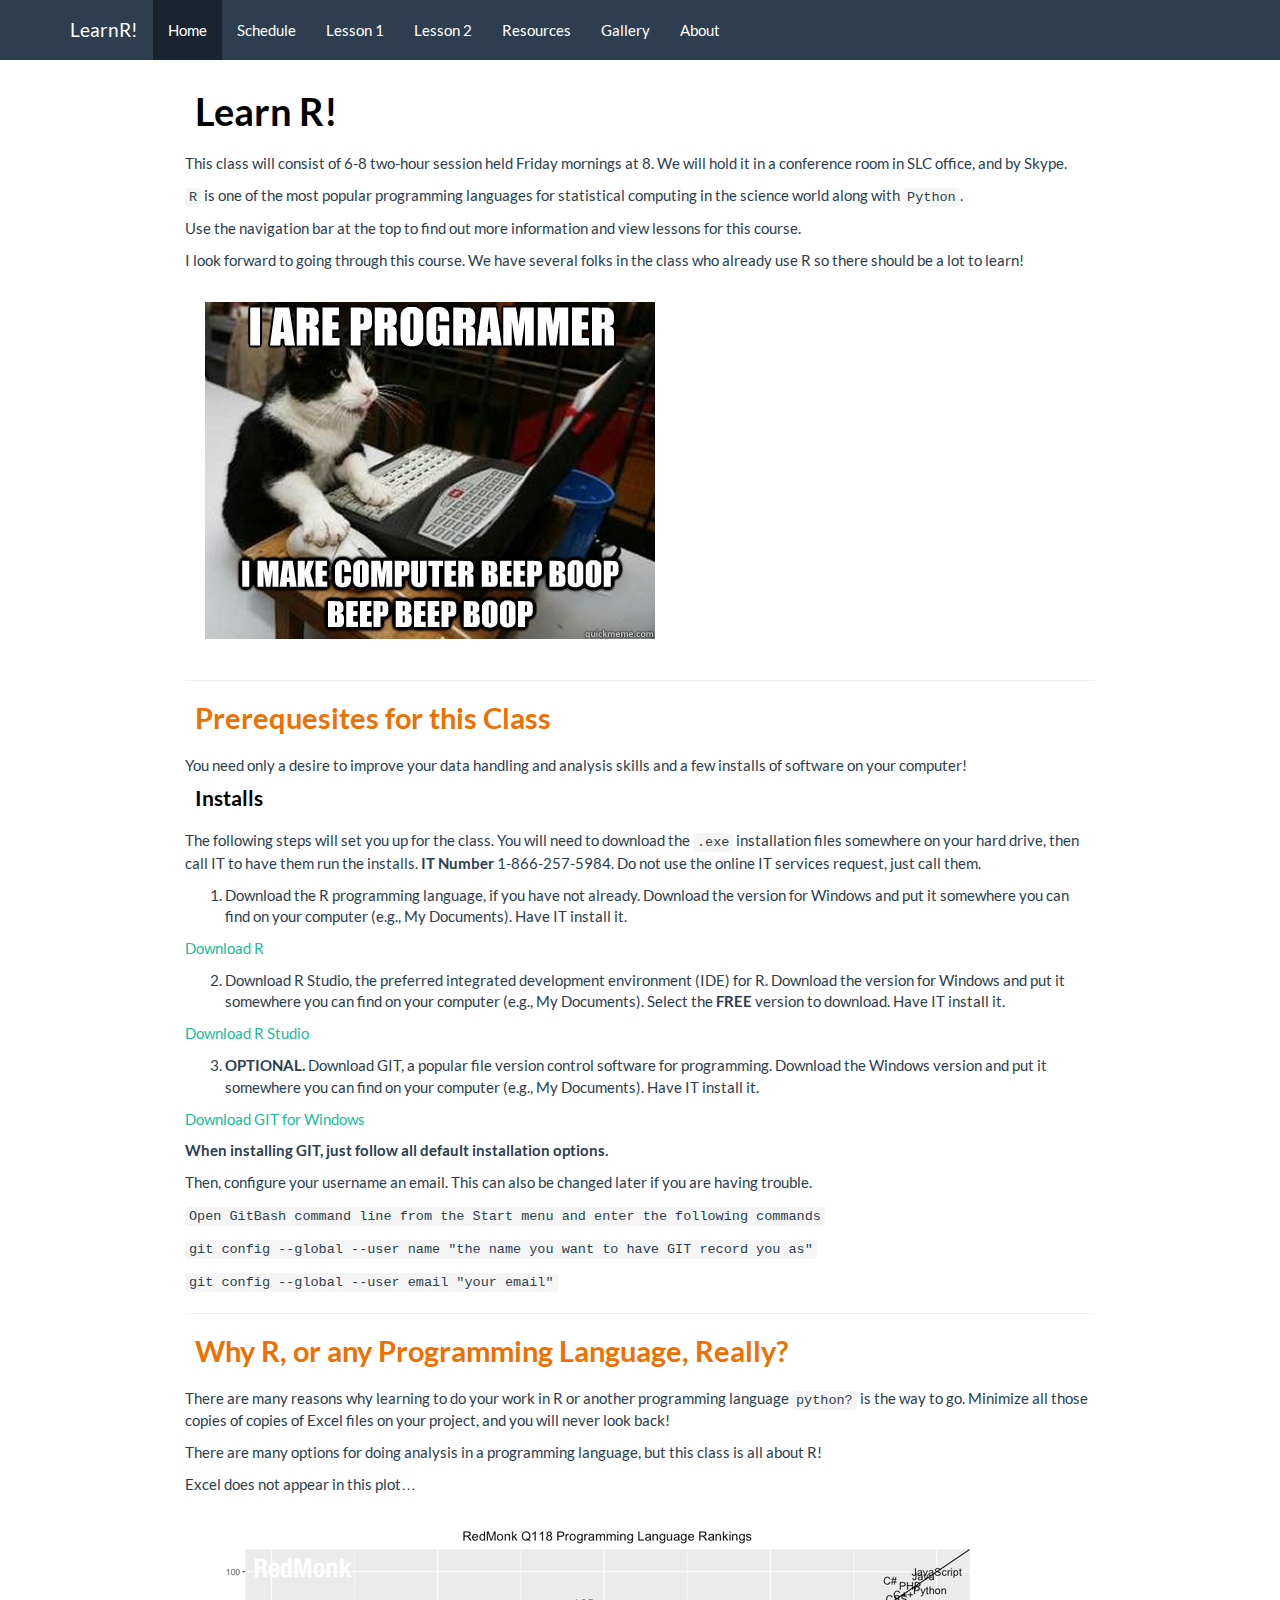
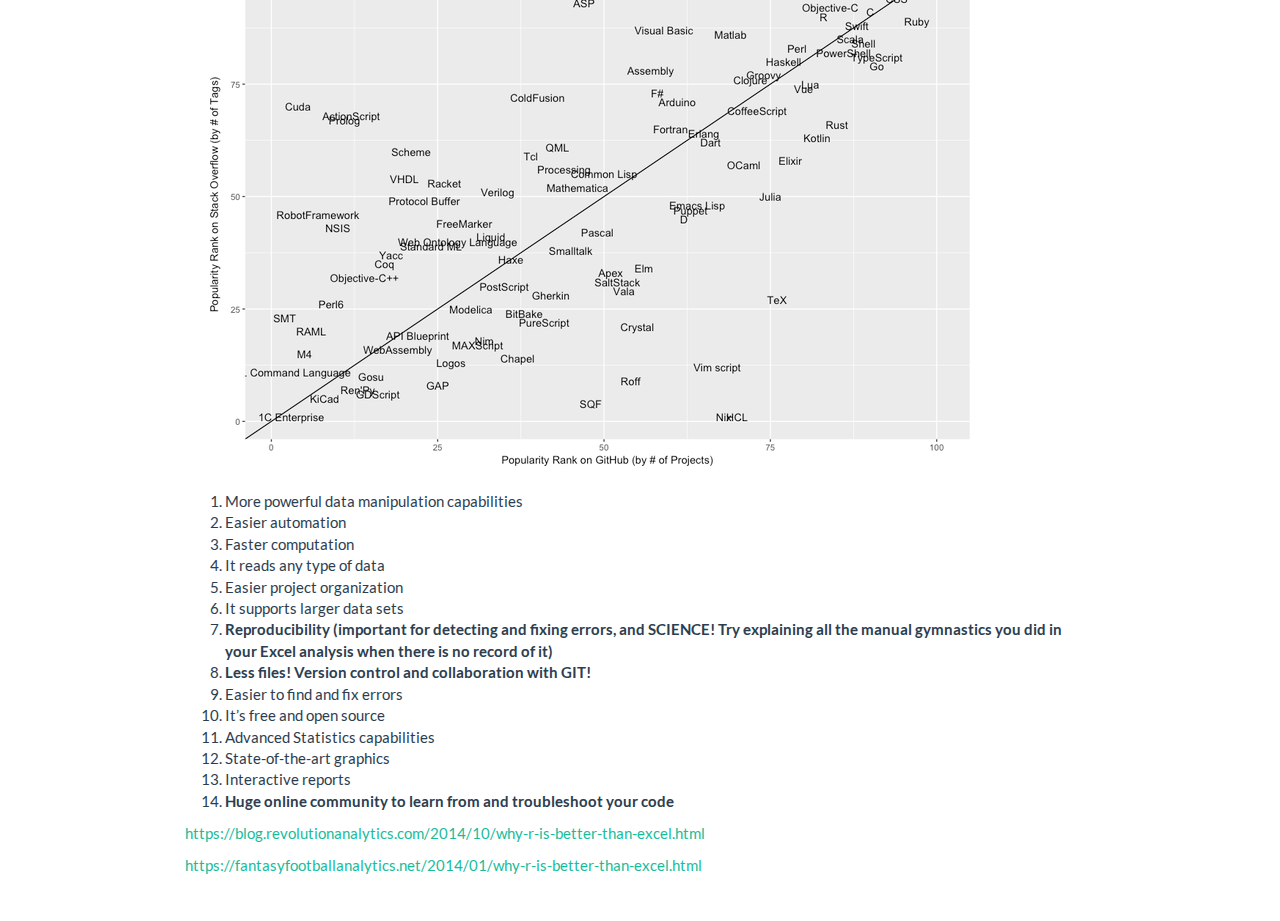
<file: index.html>
<!DOCTYPE html>

<html xmlns="http://www.w3.org/1999/xhtml">

<head>

<meta charset="utf-8" />
<meta http-equiv="Content-Type" content="text/html; charset=utf-8" />
<meta name="generator" content="pandoc" />




<title>Learn R!</title>

<script src="site_libs/jquery-1.11.3/jquery.min.js"></script>
<meta name="viewport" content="width=device-width, initial-scale=1" />
<link href="site_libs/bootstrap-3.3.5/css/flatly.min.css" rel="stylesheet" />
<script src="site_libs/bootstrap-3.3.5/js/bootstrap.min.js"></script>
<script src="site_libs/bootstrap-3.3.5/shim/html5shiv.min.js"></script>
<script src="site_libs/bootstrap-3.3.5/shim/respond.min.js"></script>
<script src="site_libs/navigation-1.1/tabsets.js"></script>
<link href="site_libs/highlightjs-9.12.0/default.css" rel="stylesheet" />
<script src="site_libs/highlightjs-9.12.0/highlight.js"></script>

<style type="text/css">code{white-space: pre;}</style>
<style type="text/css">
  pre:not([class]) {
    background-color: white;
  }
</style>
<script type="text/javascript">
if (window.hljs) {
  hljs.configure({languages: []});
  hljs.initHighlightingOnLoad();
  if (document.readyState && document.readyState === "complete") {
    window.setTimeout(function() { hljs.initHighlighting(); }, 0);
  }
}
</script>



<style type="text/css">
h1 {
  font-size: 34px;
}
h1.title {
  font-size: 38px;
}
h2 {
  font-size: 30px;
}
h3 {
  font-size: 24px;
}
h4 {
  font-size: 18px;
}
h5 {
  font-size: 16px;
}
h6 {
  font-size: 12px;
}
.table th:not([align]) {
  text-align: left;
}
</style>

<link rel="stylesheet" href="style.css" type="text/css" />

</head>

<body>

<style type = "text/css">
.main-container {
  max-width: 940px;
  margin-left: auto;
  margin-right: auto;
}
code {
  color: inherit;
  background-color: rgba(0, 0, 0, 0.04);
}
img {
  max-width:100%;
  height: auto;
}
.tabbed-pane {
  padding-top: 12px;
}
.html-widget {
  margin-bottom: 20px;
}
button.code-folding-btn:focus {
  outline: none;
}
summary {
  display: list-item;
}
</style>


<style type="text/css">
/* padding for bootstrap navbar */
body {
  padding-top: 60px;
  padding-bottom: 40px;
}
/* offset scroll position for anchor links (for fixed navbar)  */
.section h1 {
  padding-top: 65px;
  margin-top: -65px;
}
.section h2 {
  padding-top: 65px;
  margin-top: -65px;
}
.section h3 {
  padding-top: 65px;
  margin-top: -65px;
}
.section h4 {
  padding-top: 65px;
  margin-top: -65px;
}
.section h5 {
  padding-top: 65px;
  margin-top: -65px;
}
.section h6 {
  padding-top: 65px;
  margin-top: -65px;
}
.dropdown-submenu {
  position: relative;
}
.dropdown-submenu>.dropdown-menu {
  top: 0;
  left: 100%;
  margin-top: -6px;
  margin-left: -1px;
  border-radius: 0 6px 6px 6px;
}
.dropdown-submenu:hover>.dropdown-menu {
  display: block;
}
.dropdown-submenu>a:after {
  display: block;
  content: " ";
  float: right;
  width: 0;
  height: 0;
  border-color: transparent;
  border-style: solid;
  border-width: 5px 0 5px 5px;
  border-left-color: #cccccc;
  margin-top: 5px;
  margin-right: -10px;
}
.dropdown-submenu:hover>a:after {
  border-left-color: #ffffff;
}
.dropdown-submenu.pull-left {
  float: none;
}
.dropdown-submenu.pull-left>.dropdown-menu {
  left: -100%;
  margin-left: 10px;
  border-radius: 6px 0 6px 6px;
}
</style>

<script>
// manage active state of menu based on current page
$(document).ready(function () {
  // active menu anchor
  href = window.location.pathname
  href = href.substr(href.lastIndexOf('/') + 1)
  if (href === "")
    href = "index.html";
  var menuAnchor = $('a[href="' + href + '"]');

  // mark it active
  menuAnchor.parent().addClass('active');

  // if it's got a parent navbar menu mark it active as well
  menuAnchor.closest('li.dropdown').addClass('active');
});
</script>

<div class="container-fluid main-container">

<!-- tabsets -->

<style type="text/css">
.tabset-dropdown > .nav-tabs {
  display: inline-table;
  max-height: 500px;
  min-height: 44px;
  overflow-y: auto;
  background: white;
  border: 1px solid #ddd;
  border-radius: 4px;
}

.tabset-dropdown > .nav-tabs > li.active:before {
  content: "";
  font-family: 'Glyphicons Halflings';
  display: inline-block;
  padding: 10px;
  border-right: 1px solid #ddd;
}

.tabset-dropdown > .nav-tabs.nav-tabs-open > li.active:before {
  content: "&#xe258;";
  border: none;
}

.tabset-dropdown > .nav-tabs.nav-tabs-open:before {
  content: "";
  font-family: 'Glyphicons Halflings';
  display: inline-block;
  padding: 10px;
  border-right: 1px solid #ddd;
}

.tabset-dropdown > .nav-tabs > li.active {
  display: block;
}

.tabset-dropdown > .nav-tabs > li > a,
.tabset-dropdown > .nav-tabs > li > a:focus,
.tabset-dropdown > .nav-tabs > li > a:hover {
  border: none;
  display: inline-block;
  border-radius: 4px;
}

.tabset-dropdown > .nav-tabs.nav-tabs-open > li {
  display: block;
  float: none;
}

.tabset-dropdown > .nav-tabs > li {
  display: none;
}
</style>

<script>
$(document).ready(function () {
  window.buildTabsets("TOC");
});

$(document).ready(function () {
  $('.tabset-dropdown > .nav-tabs > li').click(function () {
    $(this).parent().toggleClass('nav-tabs-open')
  });
});
</script>

<!-- code folding -->





<div class="navbar navbar-default  navbar-fixed-top" role="navigation">
  <div class="container">
    <div class="navbar-header">
      <button type="button" class="navbar-toggle collapsed" data-toggle="collapse" data-target="#navbar">
        <span class="icon-bar"></span>
        <span class="icon-bar"></span>
        <span class="icon-bar"></span>
      </button>
      <a class="navbar-brand" href="index.html">LearnR!</a>
    </div>
    <div id="navbar" class="navbar-collapse collapse">
      <ul class="nav navbar-nav">
        <li>
  <a href="index.html">Home</a>
</li>
<li>
  <a href="schedule.html">Schedule</a>
</li>
<li>
  <a href="lesson1.html">Lesson 1</a>
</li>
<li>
  <a href="lesson2.html">Lesson 2</a>
</li>
<li>
  <a href="resources.html">Resources</a>
</li>
<li>
  <a href="gallery.html">Gallery</a>
</li>
<li>
  <a href="about.html">About</a>
</li>
      </ul>
      <ul class="nav navbar-nav navbar-right">
        
      </ul>
    </div><!--/.nav-collapse -->
  </div><!--/.container -->
</div><!--/.navbar -->

<div class="fluid-row" id="header">



<h1 class="title toc-ignore">Learn R!</h1>

</div>


<p>This class will consist of 6-8 two-hour session held Friday mornings at 8. We will hold it in a conference room in SLC office, and by Skype.</p>
<p><code>R</code> is one of the most popular programming languages for statistical computing in the science world along with <code>Python</code>.</p>
<p>Use the navigation bar at the top to find out more information and view lessons for this course.</p>
<p>I look forward to going through this course. We have several folks in the class who already use R so there should be a lot to learn!</p>
<div class="figure">
<img src="img/programmer.png" />

</div>
<hr>
<div id="prerequesites-for-this-class" class="section level1">
<h1>Prerequesites for this Class</h1>
<p>You need only a desire to improve your data handling and analysis skills and a few installs of software on your computer!</p>
<div id="installs" class="section level3">
<h3>Installs</h3>
<p>The following steps will set you up for the class. You will need to download the <code>.exe</code> installation files somewhere on your hard drive, then call IT to have them run the installs. <strong>IT Number</strong> 1-866-257-5984. Do not use the online IT services request, just call them.</p>
<ol style="list-style-type: decimal">
<li>Download the R programming language, if you have not already. Download the version for Windows and put it somewhere you can find on your computer (e.g., My Documents). Have IT install it.</li>
</ol>
<p><a href="https://cran.r-project.org/bin/windows/base/old/3.4.4/" target="_blank">Download R</a></p>
<ol start="2" style="list-style-type: decimal">
<li>Download R Studio, the preferred integrated development environment (IDE) for R. Download the version for Windows and put it somewhere you can find on your computer (e.g., My Documents). Select the <strong>FREE</strong> version to download. Have IT install it.</li>
</ol>
<p><a href="https://www.rstudio.com/products/rstudio/download/" target="_blank">Download R Studio</a></p>
<ol start="3" style="list-style-type: decimal">
<li><strong>OPTIONAL. </strong>Download GIT, a popular file version control software for programming. Download the Windows version and put it somewhere you can find on your computer (e.g., My Documents). Have IT install it.</li>
</ol>
<p><a href="https://git-scm.com/downloads" target="_blank">Download GIT for Windows</a></p>
<p><strong>When installing GIT, just follow all default installation options.</strong></p>
<p>Then, configure your username an email. This can also be changed later if you are having trouble.</p>
<p><code>Open GitBash command line from the Start menu and enter the following commands</code></p>
<p><code>git config --global --user name &quot;the name you want to have GIT record you as&quot;</code></p>
<p><code>git config --global --user email &quot;your email&quot;</code></p>
<hr>
</div>
</div>
<div id="why-r-or-any-programming-language-really" class="section level1">
<h1>Why R, or any Programming Language, Really?</h1>
<p>There are many reasons why learning to do your work in R or another programming language <code>python?</code> is the way to go. Minimize all those copies of copies of Excel files on your project, and you will never look back!</p>
<p>There are many options for doing analysis in a programming language, but this class is all about R!</p>
<p>Excel does not appear in this plot…</p>
<div class="figure">
<img src="img/lang-rank-118.png" />

</div>
<ol style="list-style-type: decimal">
<li>More powerful data manipulation capabilities</li>
<li>Easier automation</li>
<li>Faster computation</li>
<li>It reads any type of data</li>
<li>Easier project organization</li>
<li>It supports larger data sets</li>
<li><strong>Reproducibility (important for detecting and fixing errors, and SCIENCE! Try explaining all the manual gymnastics you did in your Excel analysis when there is no record of it)</strong></li>
<li><strong>Less files! Version control and collaboration with GIT!</strong></li>
<li>Easier to find and fix errors</li>
<li>It’s free and open source</li>
<li>Advanced Statistics capabilities</li>
<li>State-of-the-art graphics</li>
<li>Interactive reports</li>
<li><strong>Huge online community to learn from and troubleshoot your code</strong></li>
</ol>
<p><a href="https://blog.revolutionanalytics.com/2014/10/why-r-is-better-than-excel.html" class="uri">https://blog.revolutionanalytics.com/2014/10/why-r-is-better-than-excel.html</a></p>
<p><a href="https://fantasyfootballanalytics.net/2014/01/why-r-is-better-than-excel.html" class="uri">https://fantasyfootballanalytics.net/2014/01/why-r-is-better-than-excel.html</a></p>
</div>




</div>

<script>

// add bootstrap table styles to pandoc tables
function bootstrapStylePandocTables() {
  $('tr.header').parent('thead').parent('table').addClass('table table-condensed');
}
$(document).ready(function () {
  bootstrapStylePandocTables();
});


</script>

<!-- dynamically load mathjax for compatibility with self-contained -->
<script>
  (function () {
    var script = document.createElement("script");
    script.type = "text/javascript";
    script.src  = "https://mathjax.rstudio.com/latest/MathJax.js?config=TeX-AMS-MML_HTMLorMML";
    document.getElementsByTagName("head")[0].appendChild(script);
  })();
</script>

</body>
</html>
</file>
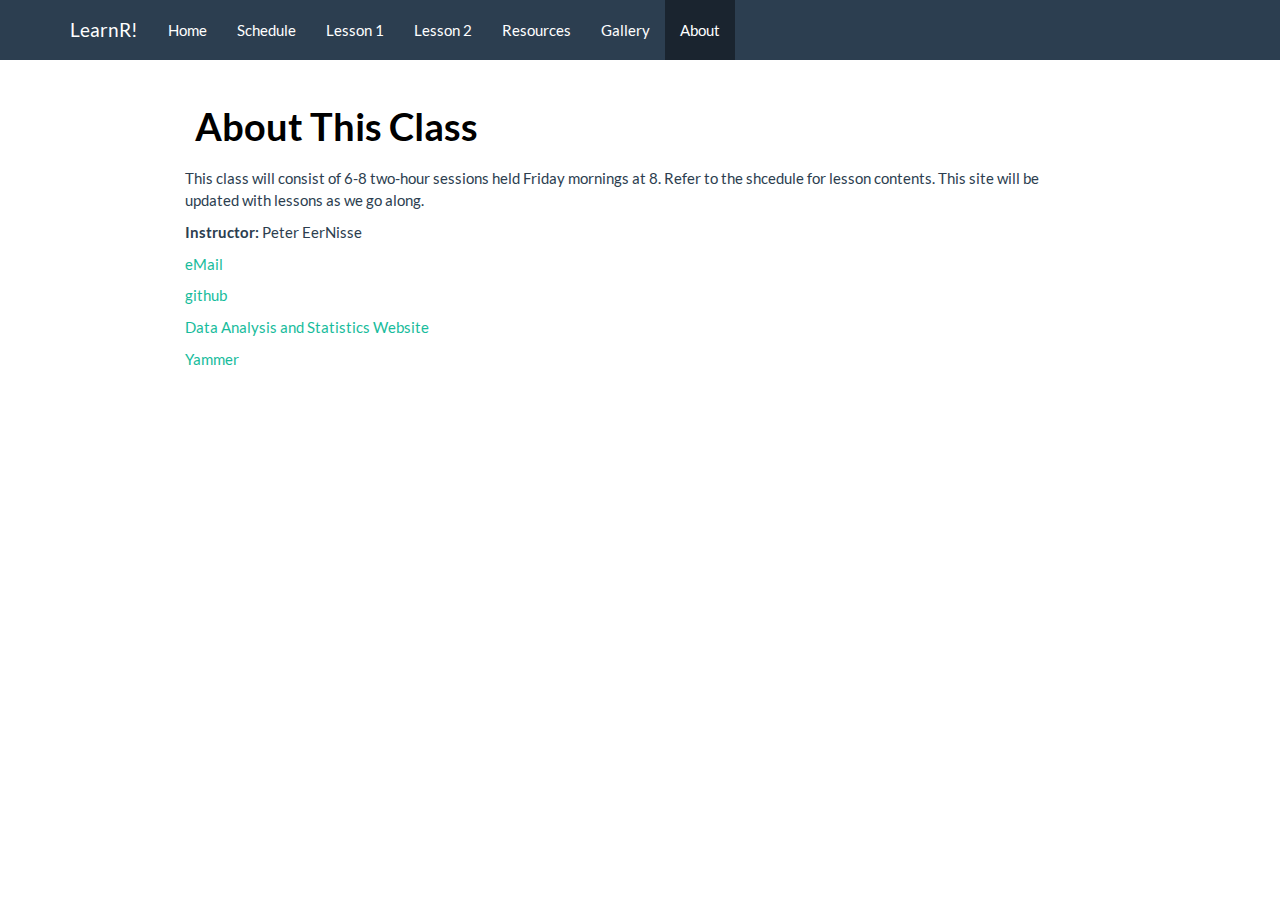
<file: about.html>
<!DOCTYPE html>

<html>

<head>

<meta charset="utf-8" />
<meta name="generator" content="pandoc" />
<meta http-equiv="X-UA-Compatible" content="IE=EDGE" />




<title>About This Class</title>

<script src="site_libs/header-attrs-2.9/header-attrs.js"></script>
<script src="site_libs/jquery-1.11.3/jquery.min.js"></script>
<meta name="viewport" content="width=device-width, initial-scale=1" />
<link href="site_libs/bootstrap-3.3.5/css/flatly.min.css" rel="stylesheet" />
<script src="site_libs/bootstrap-3.3.5/js/bootstrap.min.js"></script>
<script src="site_libs/bootstrap-3.3.5/shim/html5shiv.min.js"></script>
<script src="site_libs/bootstrap-3.3.5/shim/respond.min.js"></script>
<style>h1 {font-size: 34px;}
       h1.title {font-size: 38px;}
       h2 {font-size: 30px;}
       h3 {font-size: 24px;}
       h4 {font-size: 18px;}
       h5 {font-size: 16px;}
       h6 {font-size: 12px;}
       code {color: inherit; background-color: rgba(0, 0, 0, 0.04);}
       pre:not([class]) { background-color: white }</style>
<script src="site_libs/navigation-1.1/tabsets.js"></script>
<link href="site_libs/highlightjs-9.12.0/default.css" rel="stylesheet" />
<script src="site_libs/highlightjs-9.12.0/highlight.js"></script>

<style type="text/css">
  code{white-space: pre-wrap;}
  span.smallcaps{font-variant: small-caps;}
  span.underline{text-decoration: underline;}
  div.column{display: inline-block; vertical-align: top; width: 50%;}
  div.hanging-indent{margin-left: 1.5em; text-indent: -1.5em;}
  ul.task-list{list-style: none;}
    </style>

<style type="text/css">code{white-space: pre;}</style>
<script type="text/javascript">
if (window.hljs) {
  hljs.configure({languages: []});
  hljs.initHighlightingOnLoad();
  if (document.readyState && document.readyState === "complete") {
    window.setTimeout(function() { hljs.initHighlighting(); }, 0);
  }
}
</script>





<link rel="stylesheet" href="style.css" type="text/css" />



<style type = "text/css">
.main-container {
  max-width: 940px;
  margin-left: auto;
  margin-right: auto;
}
img {
  max-width:100%;
}
.tabbed-pane {
  padding-top: 12px;
}
.html-widget {
  margin-bottom: 20px;
}
button.code-folding-btn:focus {
  outline: none;
}
summary {
  display: list-item;
}
pre code {
  padding: 0;
}
</style>


<style type="text/css">
.dropdown-submenu {
  position: relative;
}
.dropdown-submenu>.dropdown-menu {
  top: 0;
  left: 100%;
  margin-top: -6px;
  margin-left: -1px;
  border-radius: 0 6px 6px 6px;
}
.dropdown-submenu:hover>.dropdown-menu {
  display: block;
}
.dropdown-submenu>a:after {
  display: block;
  content: " ";
  float: right;
  width: 0;
  height: 0;
  border-color: transparent;
  border-style: solid;
  border-width: 5px 0 5px 5px;
  border-left-color: #cccccc;
  margin-top: 5px;
  margin-right: -10px;
}
.dropdown-submenu:hover>a:after {
  border-left-color: #adb5bd;
}
.dropdown-submenu.pull-left {
  float: none;
}
.dropdown-submenu.pull-left>.dropdown-menu {
  left: -100%;
  margin-left: 10px;
  border-radius: 6px 0 6px 6px;
}
</style>

<script type="text/javascript">
// manage active state of menu based on current page
$(document).ready(function () {
  // active menu anchor
  href = window.location.pathname
  href = href.substr(href.lastIndexOf('/') + 1)
  if (href === "")
    href = "index.html";
  var menuAnchor = $('a[href="' + href + '"]');

  // mark it active
  menuAnchor.tab('show');

  // if it's got a parent navbar menu mark it active as well
  menuAnchor.closest('li.dropdown').addClass('active');

  // Navbar adjustments
  var navHeight = $(".navbar").first().height() + 15;
  var style = document.createElement('style');
  var pt = "padding-top: " + navHeight + "px; ";
  var mt = "margin-top: -" + navHeight + "px; ";
  var css = "";
  // offset scroll position for anchor links (for fixed navbar)
  for (var i = 1; i <= 6; i++) {
    css += ".section h" + i + "{ " + pt + mt + "}\n";
  }
  style.innerHTML = "body {" + pt + "padding-bottom: 40px; }\n" + css;
  document.head.appendChild(style);
});
</script>

<!-- tabsets -->

<style type="text/css">
.tabset-dropdown > .nav-tabs {
  display: inline-table;
  max-height: 500px;
  min-height: 44px;
  overflow-y: auto;
  border: 1px solid #ddd;
  border-radius: 4px;
}

.tabset-dropdown > .nav-tabs > li.active:before {
  content: "";
  font-family: 'Glyphicons Halflings';
  display: inline-block;
  padding: 10px;
  border-right: 1px solid #ddd;
}

.tabset-dropdown > .nav-tabs.nav-tabs-open > li.active:before {
  content: "&#xe258;";
  border: none;
}

.tabset-dropdown > .nav-tabs.nav-tabs-open:before {
  content: "";
  font-family: 'Glyphicons Halflings';
  display: inline-block;
  padding: 10px;
  border-right: 1px solid #ddd;
}

.tabset-dropdown > .nav-tabs > li.active {
  display: block;
}

.tabset-dropdown > .nav-tabs > li > a,
.tabset-dropdown > .nav-tabs > li > a:focus,
.tabset-dropdown > .nav-tabs > li > a:hover {
  border: none;
  display: inline-block;
  border-radius: 4px;
  background-color: transparent;
}

.tabset-dropdown > .nav-tabs.nav-tabs-open > li {
  display: block;
  float: none;
}

.tabset-dropdown > .nav-tabs > li {
  display: none;
}
</style>

<!-- code folding -->




</head>

<body>


<div class="container-fluid main-container">




<div class="navbar navbar-default  navbar-fixed-top" role="navigation">
  <div class="container">
    <div class="navbar-header">
      <button type="button" class="navbar-toggle collapsed" data-toggle="collapse" data-target="#navbar">
        <span class="icon-bar"></span>
        <span class="icon-bar"></span>
        <span class="icon-bar"></span>
      </button>
      <a class="navbar-brand" href="index.html">LearnR!</a>
    </div>
    <div id="navbar" class="navbar-collapse collapse">
      <ul class="nav navbar-nav">
        <li>
  <a href="index.html">Home</a>
</li>
<li>
  <a href="schedule.html">Schedule</a>
</li>
<li>
  <a href="lesson1.html">Lesson 1</a>
</li>
<li>
  <a href="lesson2.html">Lesson 2</a>
</li>
<li>
  <a href="resources.html">Resources</a>
</li>
<li>
  <a href="gallery.html">Gallery</a>
</li>
<li>
  <a href="about.html">About</a>
</li>
      </ul>
      <ul class="nav navbar-nav navbar-right">
        
      </ul>
    </div><!--/.nav-collapse -->
  </div><!--/.container -->
</div><!--/.navbar -->

<div id="header">



<h1 class="title toc-ignore">About This Class</h1>

</div>


<p>This class will consist of 6-8 two-hour sessions held Friday mornings at 8. Refer to the shcedule for lesson contents. This site will be updated with lessons as we go along.</p>
<p><strong>Instructor:</strong> Peter EerNisse</p>
<p><a href="mailto:peter.eernisse@stantec.com">eMail</a></p>
<p><a href="https://github.com/peernisse">github</a></p>
<p><a href="http://collaboration/sites/ESPA/IS/methods/SitePages/DAS_Home.aspx">Data Analysis and Statistics Website</a></p>
<p><a href="https://www.yammer.com/stantec.com/#/threads/inGroup?type=in_group&amp;feedId=11318855">Yammer</a></p>




</div>

<script>

// add bootstrap table styles to pandoc tables
function bootstrapStylePandocTables() {
  $('tr.odd').parent('tbody').parent('table').addClass('table table-condensed');
}
$(document).ready(function () {
  bootstrapStylePandocTables();
});


</script>

<!-- tabsets -->

<script>
$(document).ready(function () {
  window.buildTabsets("TOC");
});

$(document).ready(function () {
  $('.tabset-dropdown > .nav-tabs > li').click(function () {
    $(this).parent().toggleClass('nav-tabs-open');
  });
});
</script>

<!-- code folding -->


<!-- dynamically load mathjax for compatibility with self-contained -->
<script>
  (function () {
    var script = document.createElement("script");
    script.type = "text/javascript";
    script.src  = "https://mathjax.rstudio.com/latest/MathJax.js?config=TeX-AMS-MML_HTMLorMML";
    document.getElementsByTagName("head")[0].appendChild(script);
  })();
</script>

</body>
</html>
</file>
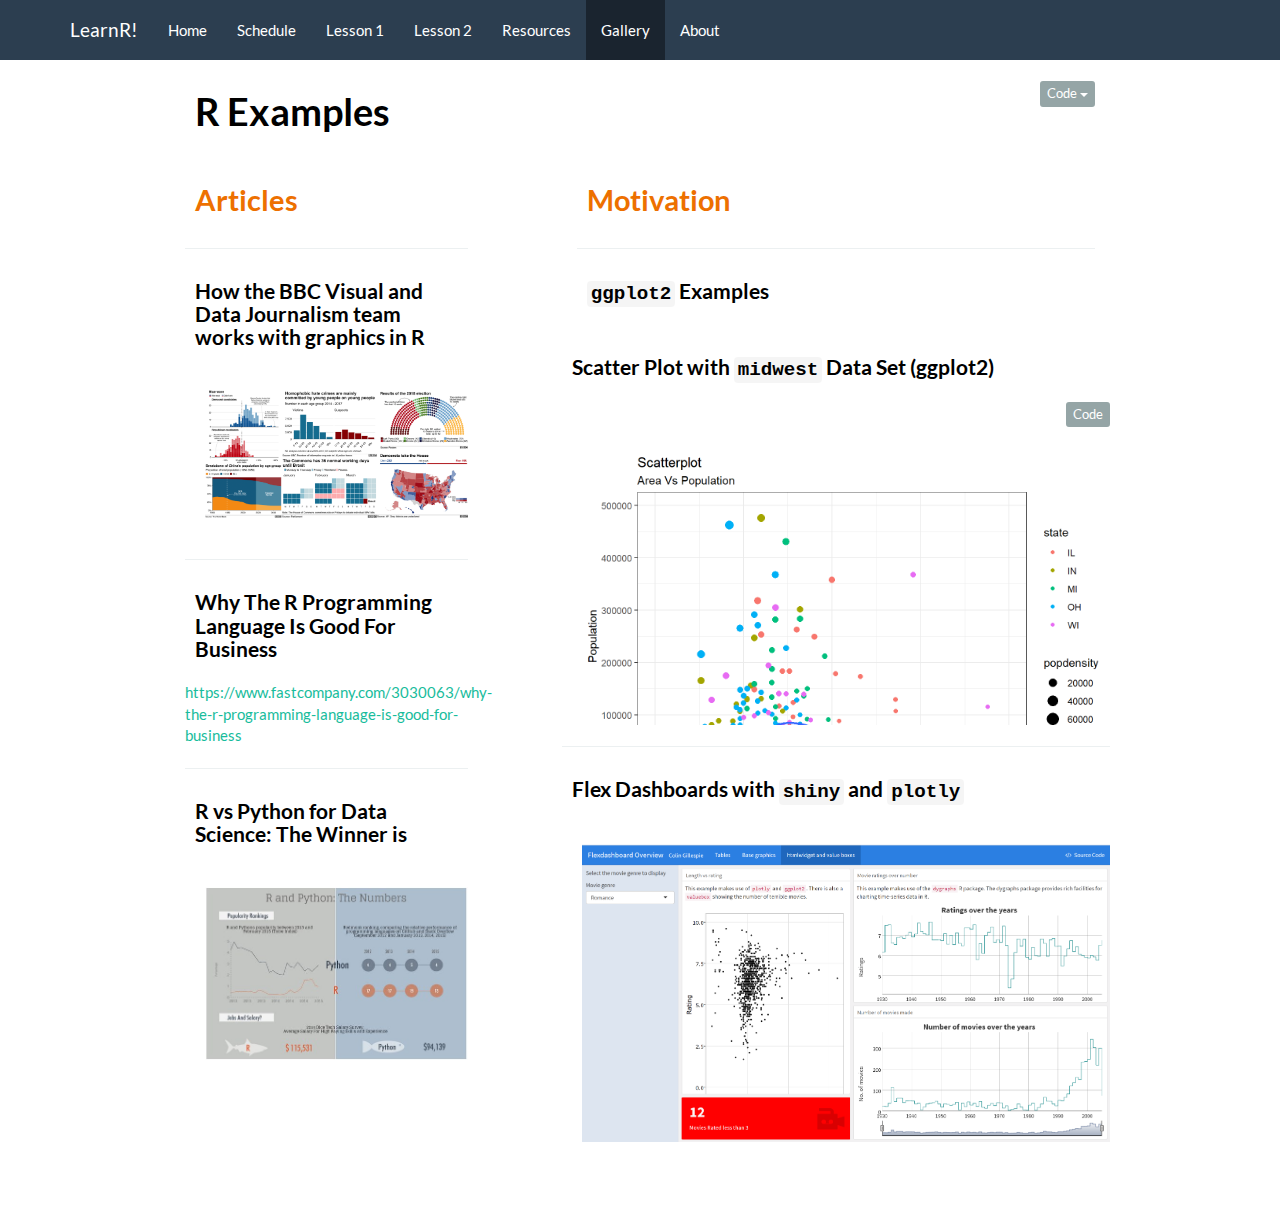
<file: gallery.html>
<!DOCTYPE html>

<html xmlns="http://www.w3.org/1999/xhtml">

<head>

<meta charset="utf-8" />
<meta http-equiv="Content-Type" content="text/html; charset=utf-8" />
<meta name="generator" content="pandoc" />




<title>R Examples</title>

<script src="site_libs/jquery-1.11.3/jquery.min.js"></script>
<meta name="viewport" content="width=device-width, initial-scale=1" />
<link href="site_libs/bootstrap-3.3.5/css/flatly.min.css" rel="stylesheet" />
<script src="site_libs/bootstrap-3.3.5/js/bootstrap.min.js"></script>
<script src="site_libs/bootstrap-3.3.5/shim/html5shiv.min.js"></script>
<script src="site_libs/bootstrap-3.3.5/shim/respond.min.js"></script>
<script src="site_libs/navigation-1.1/tabsets.js"></script>
<script src="site_libs/navigation-1.1/codefolding.js"></script>
<link href="site_libs/highlightjs-9.12.0/default.css" rel="stylesheet" />
<script src="site_libs/highlightjs-9.12.0/highlight.js"></script>

<style type="text/css">code{white-space: pre;}</style>
<style type="text/css">
  pre:not([class]) {
    background-color: white;
  }
</style>
<script type="text/javascript">
if (window.hljs) {
  hljs.configure({languages: []});
  hljs.initHighlightingOnLoad();
  if (document.readyState && document.readyState === "complete") {
    window.setTimeout(function() { hljs.initHighlighting(); }, 0);
  }
}
</script>



<style type="text/css">
h1 {
  font-size: 34px;
}
h1.title {
  font-size: 38px;
}
h2 {
  font-size: 30px;
}
h3 {
  font-size: 24px;
}
h4 {
  font-size: 18px;
}
h5 {
  font-size: 16px;
}
h6 {
  font-size: 12px;
}
.table th:not([align]) {
  text-align: left;
}
</style>

<link rel="stylesheet" href="style.css" type="text/css" />

</head>

<body>

<style type = "text/css">
.main-container {
  max-width: 940px;
  margin-left: auto;
  margin-right: auto;
}
code {
  color: inherit;
  background-color: rgba(0, 0, 0, 0.04);
}
img {
  max-width:100%;
  height: auto;
}
.tabbed-pane {
  padding-top: 12px;
}
.html-widget {
  margin-bottom: 20px;
}
button.code-folding-btn:focus {
  outline: none;
}
summary {
  display: list-item;
}
</style>


<style type="text/css">
/* padding for bootstrap navbar */
body {
  padding-top: 60px;
  padding-bottom: 40px;
}
/* offset scroll position for anchor links (for fixed navbar)  */
.section h1 {
  padding-top: 65px;
  margin-top: -65px;
}
.section h2 {
  padding-top: 65px;
  margin-top: -65px;
}
.section h3 {
  padding-top: 65px;
  margin-top: -65px;
}
.section h4 {
  padding-top: 65px;
  margin-top: -65px;
}
.section h5 {
  padding-top: 65px;
  margin-top: -65px;
}
.section h6 {
  padding-top: 65px;
  margin-top: -65px;
}
.dropdown-submenu {
  position: relative;
}
.dropdown-submenu>.dropdown-menu {
  top: 0;
  left: 100%;
  margin-top: -6px;
  margin-left: -1px;
  border-radius: 0 6px 6px 6px;
}
.dropdown-submenu:hover>.dropdown-menu {
  display: block;
}
.dropdown-submenu>a:after {
  display: block;
  content: " ";
  float: right;
  width: 0;
  height: 0;
  border-color: transparent;
  border-style: solid;
  border-width: 5px 0 5px 5px;
  border-left-color: #cccccc;
  margin-top: 5px;
  margin-right: -10px;
}
.dropdown-submenu:hover>a:after {
  border-left-color: #ffffff;
}
.dropdown-submenu.pull-left {
  float: none;
}
.dropdown-submenu.pull-left>.dropdown-menu {
  left: -100%;
  margin-left: 10px;
  border-radius: 6px 0 6px 6px;
}
</style>

<script>
// manage active state of menu based on current page
$(document).ready(function () {
  // active menu anchor
  href = window.location.pathname
  href = href.substr(href.lastIndexOf('/') + 1)
  if (href === "")
    href = "index.html";
  var menuAnchor = $('a[href="' + href + '"]');

  // mark it active
  menuAnchor.parent().addClass('active');

  // if it's got a parent navbar menu mark it active as well
  menuAnchor.closest('li.dropdown').addClass('active');
});
</script>

<div class="container-fluid main-container">

<!-- tabsets -->

<style type="text/css">
.tabset-dropdown > .nav-tabs {
  display: inline-table;
  max-height: 500px;
  min-height: 44px;
  overflow-y: auto;
  background: white;
  border: 1px solid #ddd;
  border-radius: 4px;
}

.tabset-dropdown > .nav-tabs > li.active:before {
  content: "";
  font-family: 'Glyphicons Halflings';
  display: inline-block;
  padding: 10px;
  border-right: 1px solid #ddd;
}

.tabset-dropdown > .nav-tabs.nav-tabs-open > li.active:before {
  content: "&#xe258;";
  border: none;
}

.tabset-dropdown > .nav-tabs.nav-tabs-open:before {
  content: "";
  font-family: 'Glyphicons Halflings';
  display: inline-block;
  padding: 10px;
  border-right: 1px solid #ddd;
}

.tabset-dropdown > .nav-tabs > li.active {
  display: block;
}

.tabset-dropdown > .nav-tabs > li > a,
.tabset-dropdown > .nav-tabs > li > a:focus,
.tabset-dropdown > .nav-tabs > li > a:hover {
  border: none;
  display: inline-block;
  border-radius: 4px;
}

.tabset-dropdown > .nav-tabs.nav-tabs-open > li {
  display: block;
  float: none;
}

.tabset-dropdown > .nav-tabs > li {
  display: none;
}
</style>

<script>
$(document).ready(function () {
  window.buildTabsets("TOC");
});

$(document).ready(function () {
  $('.tabset-dropdown > .nav-tabs > li').click(function () {
    $(this).parent().toggleClass('nav-tabs-open')
  });
});
</script>

<!-- code folding -->
<style type="text/css">
.code-folding-btn { margin-bottom: 4px; }
</style>
<script>
$(document).ready(function () {
  window.initializeCodeFolding("hide" === "show");
});
</script>





<div class="navbar navbar-default  navbar-fixed-top" role="navigation">
  <div class="container">
    <div class="navbar-header">
      <button type="button" class="navbar-toggle collapsed" data-toggle="collapse" data-target="#navbar">
        <span class="icon-bar"></span>
        <span class="icon-bar"></span>
        <span class="icon-bar"></span>
      </button>
      <a class="navbar-brand" href="index.html">LearnR!</a>
    </div>
    <div id="navbar" class="navbar-collapse collapse">
      <ul class="nav navbar-nav">
        <li>
  <a href="index.html">Home</a>
</li>
<li>
  <a href="schedule.html">Schedule</a>
</li>
<li>
  <a href="lesson1.html">Lesson 1</a>
</li>
<li>
  <a href="lesson2.html">Lesson 2</a>
</li>
<li>
  <a href="resources.html">Resources</a>
</li>
<li>
  <a href="gallery.html">Gallery</a>
</li>
<li>
  <a href="about.html">About</a>
</li>
      </ul>
      <ul class="nav navbar-nav navbar-right">
        
      </ul>
    </div><!--/.nav-collapse -->
  </div><!--/.container -->
</div><!--/.navbar -->

<div class="fluid-row" id="header">

<div class="btn-group pull-right">
<button type="button" class="btn btn-default btn-xs dropdown-toggle" data-toggle="dropdown" aria-haspopup="true" aria-expanded="false"><span>Code</span> <span class="caret"></span></button>
<ul class="dropdown-menu" style="min-width: 50px;">
<li><a id="rmd-show-all-code" href="#">Show All Code</a></li>
<li><a id="rmd-hide-all-code" href="#">Hide All Code</a></li>
</ul>
</div>



<h1 class="title toc-ignore">R Examples</h1>

</div>


<div class="row">
<div class="col-md-4">
<h1>
Articles
</h1>
<hr>
<h3>
How the BBC Visual and Data Journalism team works with graphics in R
</h3>
<p><a href="https://medium.com/bbc-visual-and-data-journalism/how-the-bbc-visual-and-data-journalism-team-works-with-graphics-in-r-ed0b35693535"></p>
<p><img src="img/0_DDRU1L5LIJkgDBxd.png" ></p>
</a>
<hr>
<h3>
Why The R Programming Language Is Good For Business
</h3>
<a href="https://www.fastcompany.com/3030063/why-the-r-programming-language-is-good-for-business" class="uri">https://www.fastcompany.com/3030063/why-the-r-programming-language-is-good-for-business</a>
<hr>
<h3>
R vs Python for Data Science: The Winner is
</h3>
<p><a href="https://www.kdnuggets.com/2015/05/r-vs-python-data-science.html"></p>
<p><img src="img/r-vs-python-numbers.jpg"> </a></p>
</div>
<div class="col-md-7 col-md-offset-1">
<h1>
Motivation
</h1>
<hr>
<h3>
<code>ggplot2</code> Examples
</h1>
<div class="row scry">
<h3>
Scatter Plot with <code>midwest</code> Data Set (ggplot2)
</h3>
<pre class="r"><code># load package and data
options(scipen=999)  # turn-off scientific notation like 1e+48
library(ggplot2)
theme_set(theme_bw())  # pre-set the bw theme.
data(&quot;midwest&quot;, package = &quot;ggplot2&quot;)
# midwest &lt;- read.csv(&quot;http://goo.gl/G1K41K&quot;)  # bkup data source

# Scatterplot
gg &lt;- ggplot(midwest, aes(x=area, y=poptotal)) + 
  geom_point(aes(col=state, size=popdensity)) + 
  geom_smooth(method=&quot;loess&quot;, se=F) + 
  xlim(c(0, 0.1)) + 
  ylim(c(0, 500000)) + 
  labs(subtitle=&quot;Area Vs Population&quot;, 
       y=&quot;Population&quot;, 
       x=&quot;Area&quot;, 
       title=&quot;Scatterplot&quot;, 
       caption = &quot;Source: midwest&quot;)

plot(gg)</code></pre>
<p><img src="gallery_files/figure-html/sp-1.png" width="672" /></p>
<h3>
Marginal Histogram / Boxplot with <code>mpg</code> Data Set (ggplot2)
</h3>
<pre class="r"><code># load package and data
library(ggplot2)
library(ggExtra)
data(mpg, package=&quot;ggplot2&quot;)
# mpg &lt;- read.csv(&quot;http://goo.gl/uEeRGu&quot;)

# Scatterplot
theme_set(theme_bw())  # pre-set the bw theme.
mpg_select &lt;- mpg[mpg$hwy &gt;= 35 &amp; mpg$cty &gt; 27, ]
g &lt;- ggplot(mpg, aes(cty, hwy)) + 
  geom_count() + 
  geom_smooth(method=&quot;lm&quot;, se=F)

ggMarginal(g, type = &quot;histogram&quot;, fill=&quot;transparent&quot;)
ggMarginal(g, type = &quot;boxplot&quot;, fill=&quot;transparent&quot;)</code></pre>
<p><img src="gallery_files/figure-html/mb-1.png" width="672" /></p>
<pre class="r"><code># ggMarginal(g, type = &quot;density&quot;, fill=&quot;transparent&quot;)</code></pre>
<h3>
Slope Chart
</h3>
<pre class="r"><code>library(ggplot2)
library(scales)
theme_set(theme_classic())

# prep data
df &lt;- read.csv(&quot;https://raw.githubusercontent.com/selva86/datasets/master/gdppercap.csv&quot;)
colnames(df) &lt;- c(&quot;continent&quot;, &quot;1952&quot;, &quot;1957&quot;)
left_label &lt;- paste(df$continent, round(df$`1952`),sep=&quot;, &quot;)
right_label &lt;- paste(df$continent, round(df$`1957`),sep=&quot;, &quot;)
df$class &lt;- ifelse((df$`1957` - df$`1952`) &lt; 0, &quot;red&quot;, &quot;green&quot;)

# Plot
p &lt;- ggplot(df) + geom_segment(aes(x=1, xend=2, y=`1952`, yend=`1957`, col=class), size=.75, show.legend=F) + 
                  geom_vline(xintercept=1, linetype=&quot;dashed&quot;, size=.1) + 
                  geom_vline(xintercept=2, linetype=&quot;dashed&quot;, size=.1) +
                  scale_color_manual(labels = c(&quot;Up&quot;, &quot;Down&quot;), 
                                     values = c(&quot;green&quot;=&quot;#00ba38&quot;, &quot;red&quot;=&quot;#f8766d&quot;)) +  # color of lines
                  labs(x=&quot;&quot;, y=&quot;Mean GdpPerCap&quot;) +  # Axis labels
                  xlim(.5, 2.5) + ylim(0,(1.1*(max(df$`1952`, df$`1957`))))  # X and Y axis limits

# Add texts
p &lt;- p + geom_text(label=left_label, y=df$`1952`, x=rep(1, NROW(df)), hjust=1.1, size=3.5)
p &lt;- p + geom_text(label=right_label, y=df$`1957`, x=rep(2, NROW(df)), hjust=-0.1, size=3.5)
p &lt;- p + geom_text(label=&quot;Time 1&quot;, x=1, y=1.1*(max(df$`1952`, df$`1957`)), hjust=1.2, size=5)  # title
p &lt;- p + geom_text(label=&quot;Time 2&quot;, x=2, y=1.1*(max(df$`1952`, df$`1957`)), hjust=-0.1, size=5)  # title

# Minify theme
p + theme(panel.background = element_blank(), 
           panel.grid = element_blank(),
           axis.ticks = element_blank(),
           axis.text.x = element_blank(),
           panel.border = element_blank(),
           plot.margin = unit(c(1,2,1,2), &quot;cm&quot;))  </code></pre>
<p><img src="gallery_files/figure-html/slp-1.png" width="672" /></p>
<h3>
Dumbell Chart
</h3>
<pre class="r"><code>#devtools::install_github(&quot;hrbrmstr/ggalt&quot;)
library(ggplot2)
library(ggalt)
library(scales)
theme_set(theme_classic())

health &lt;- read.csv(&quot;https://raw.githubusercontent.com/selva86/datasets/master/health.csv&quot;)
health$Area &lt;- factor(health$Area, levels=as.character(health$Area))  # for right ordering of the dumbells

# health$Area &lt;- factor(health$Area)
gg &lt;- ggplot(health, aes(x=pct_2013, xend=pct_2014, y=Area, group=Area)) + 
        geom_dumbbell(color=&quot;#a3c4dc&quot;, 
                      size=0.75, 
                      colour_x = &quot;darkred&quot;,
                      colour_xend = &quot;darkBlue&quot;
                      ) + 
        scale_x_continuous(label=percent) + 
        labs(x=NULL, 
             y=NULL, 
             title=&quot;Dumbbell Chart&quot;, 
             subtitle=&quot;Pct Change: 2013 vs 2014&quot;, 
             caption=&quot;Source: https://github.com/hrbrmstr/ggalt&quot;) +
        theme(plot.title = element_text(hjust=0.5, face=&quot;bold&quot;),
              plot.background=element_rect(fill=&quot;#f7f7f7&quot;),
              panel.background=element_rect(fill=&quot;#f7f7f7&quot;),
              panel.grid.minor=element_blank(),
              panel.grid.major.y=element_blank(),
              panel.grid.major.x=element_line(),
              axis.ticks=element_blank(),
              legend.position=&quot;top&quot;,
              panel.border=element_blank())
plot(gg)</code></pre>
<p><img src="gallery_files/figure-html/dc-1.png" width="672" /></p>
</div>
<div class="row">
<hr>
<h3>
Flex Dashboards with <code>shiny</code> and <code>plotly</code>
</h3>
<p><a href="https://bookdown.org/csgillespie/shiny_components/#htmlwidget-and-value-boxes"> <img src="img/dash1.PNG"> </a></p>
</div>
</div>
</div>




</div>

<script>

// add bootstrap table styles to pandoc tables
function bootstrapStylePandocTables() {
  $('tr.header').parent('thead').parent('table').addClass('table table-condensed');
}
$(document).ready(function () {
  bootstrapStylePandocTables();
});


</script>

<!-- dynamically load mathjax for compatibility with self-contained -->
<script>
  (function () {
    var script = document.createElement("script");
    script.type = "text/javascript";
    script.src  = "https://mathjax.rstudio.com/latest/MathJax.js?config=TeX-AMS-MML_HTMLorMML";
    document.getElementsByTagName("head")[0].appendChild(script);
  })();
</script>

</body>
</html>
</file>
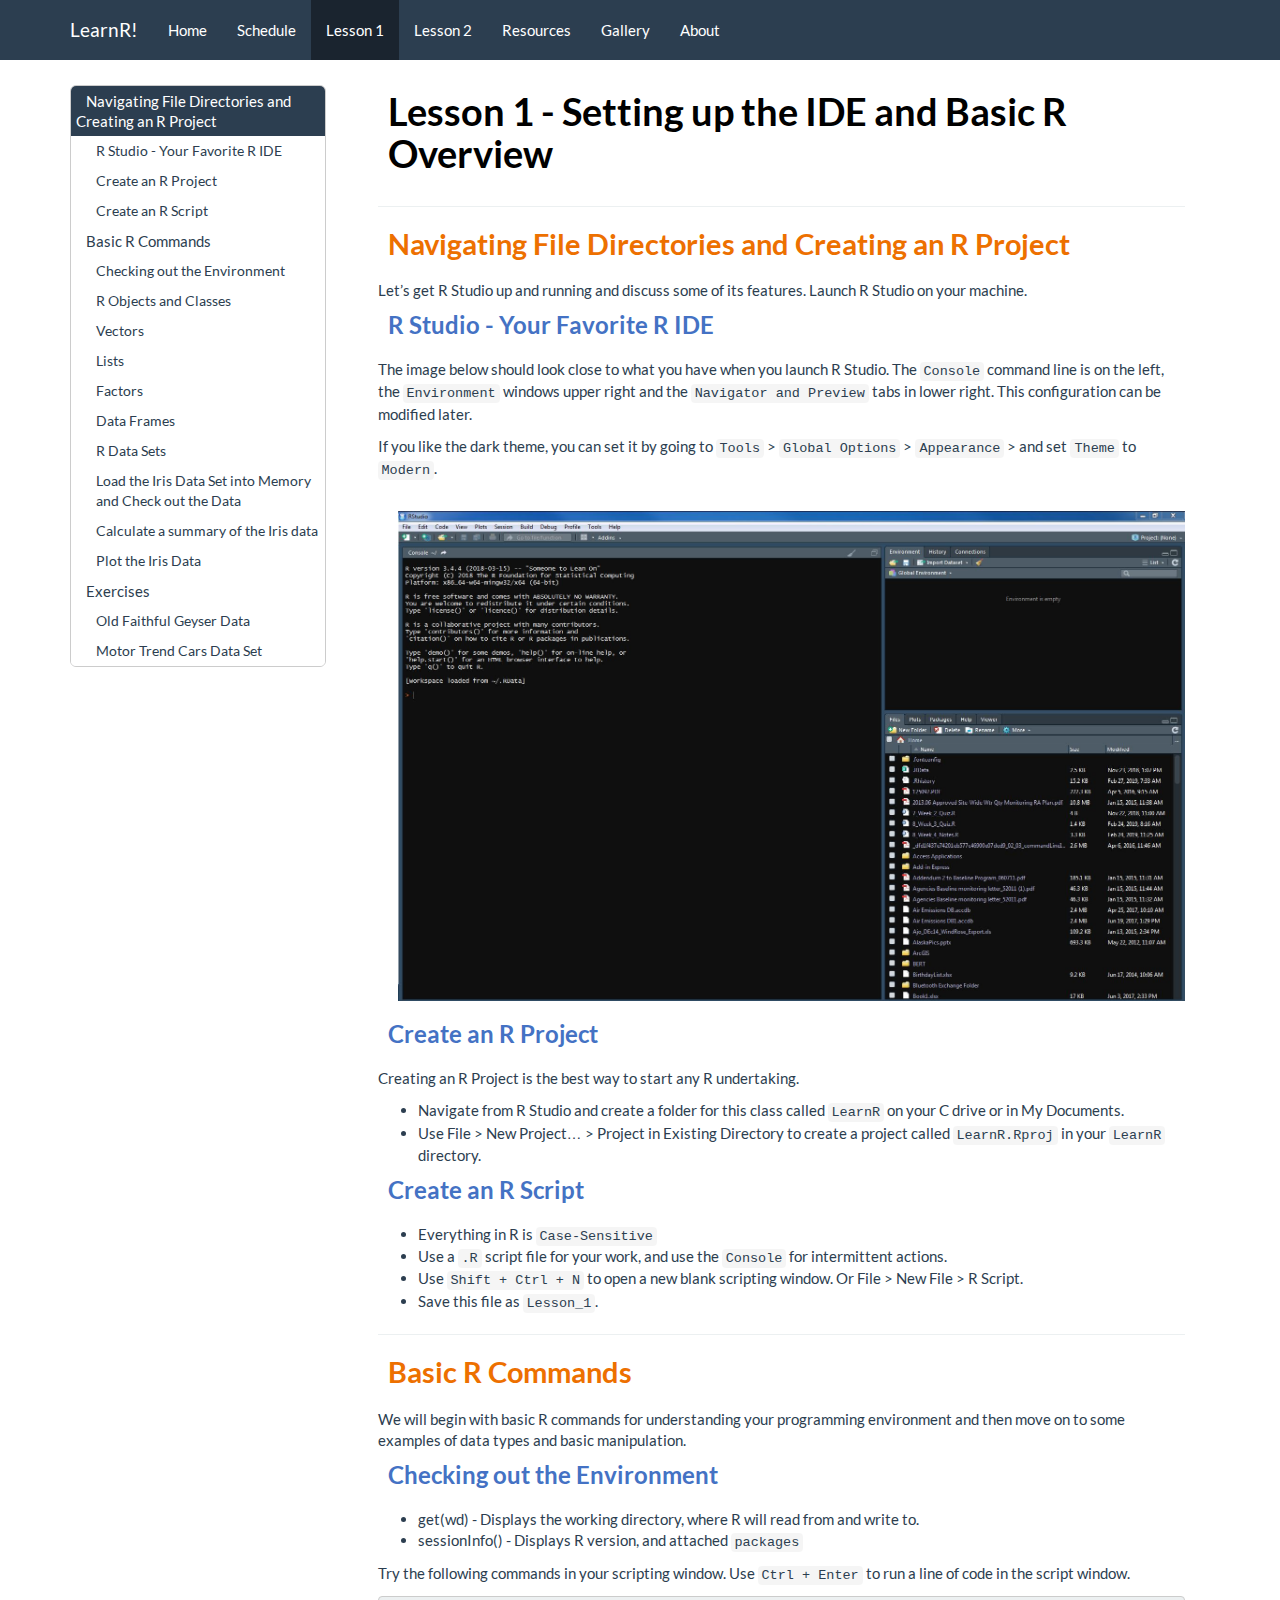
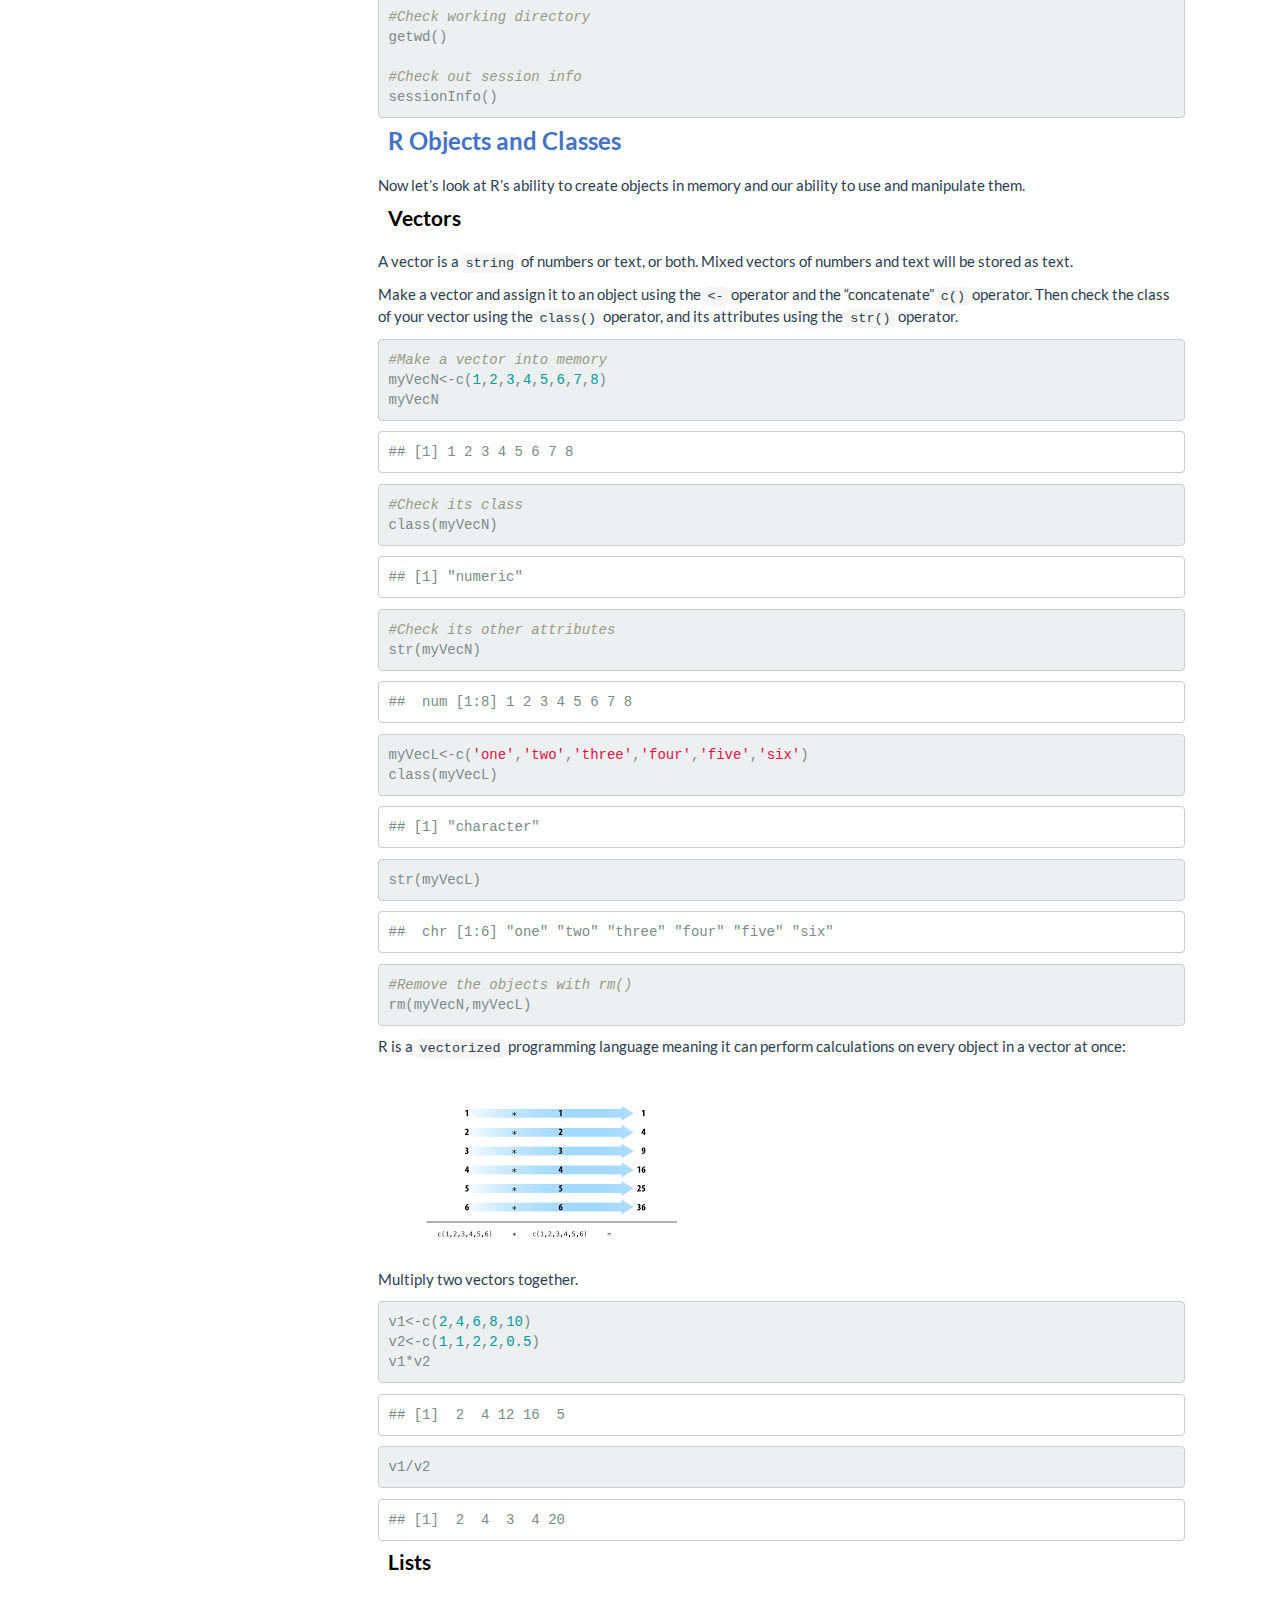
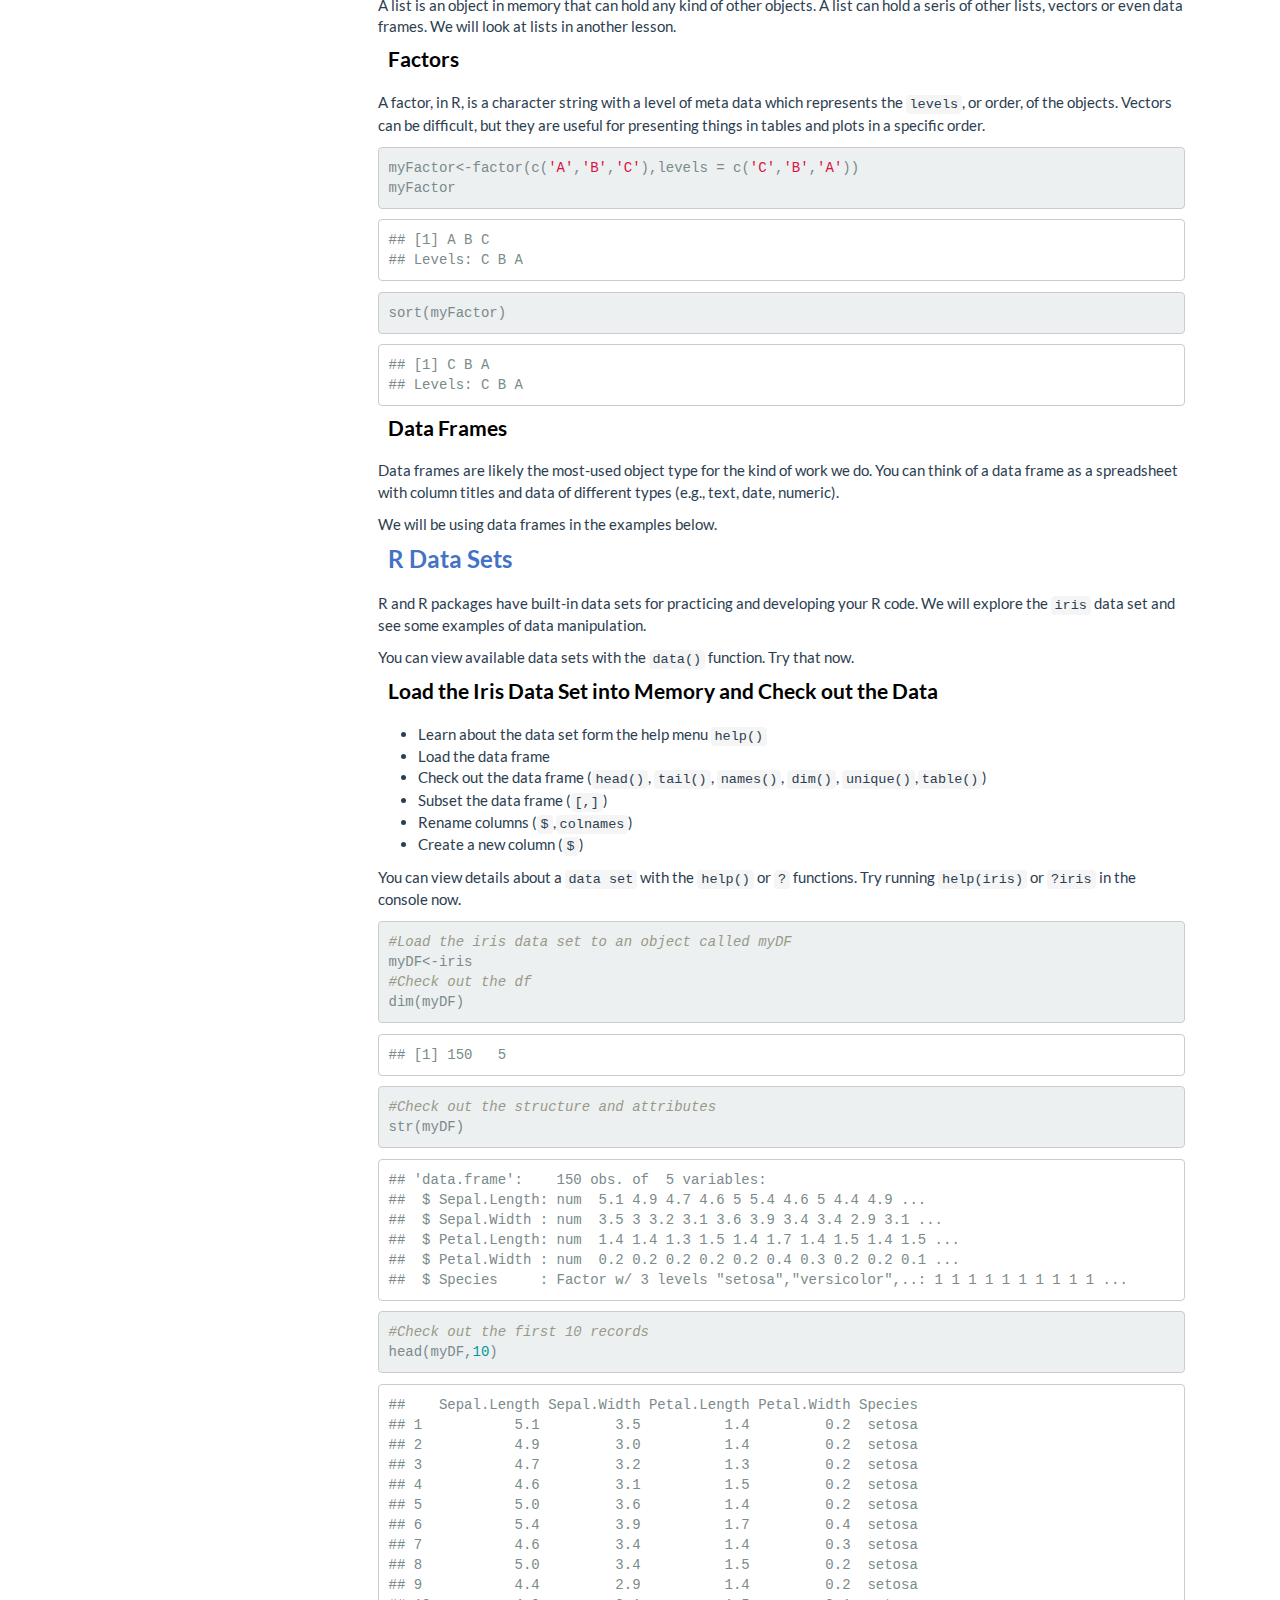
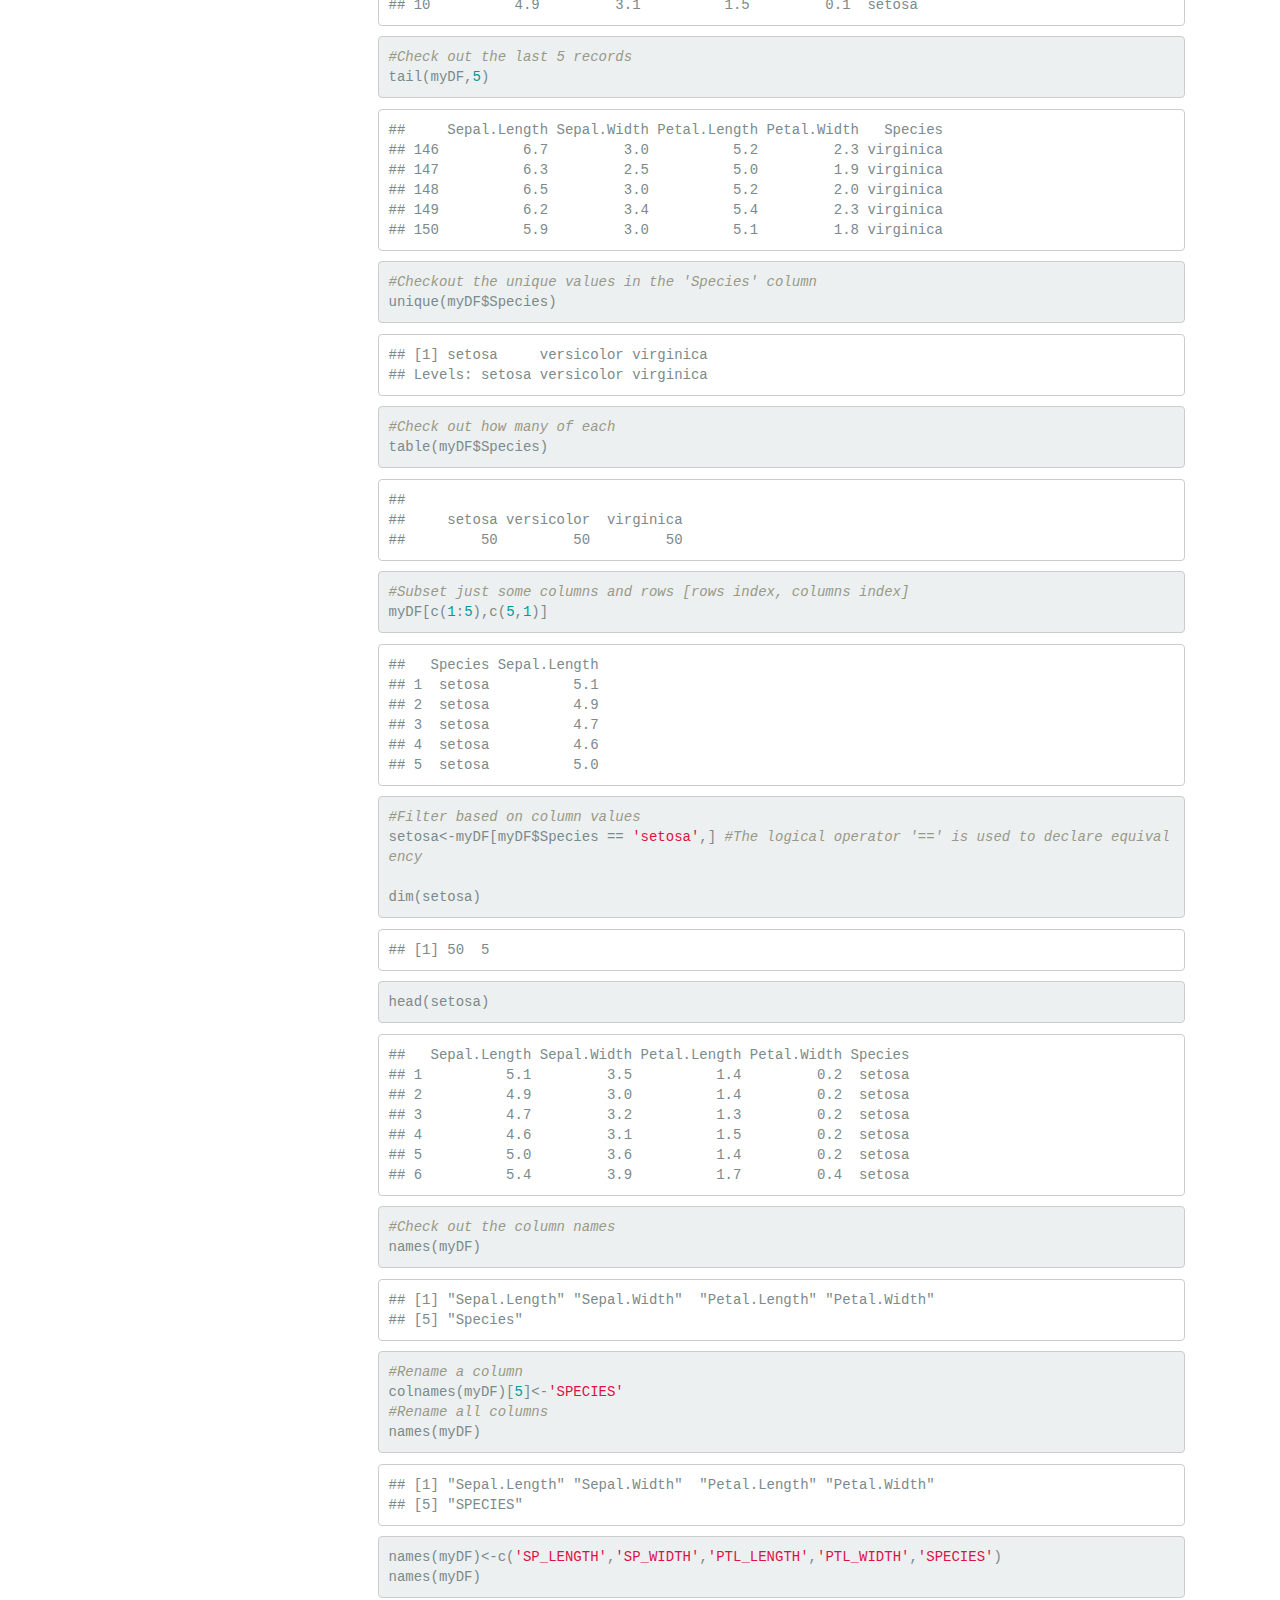
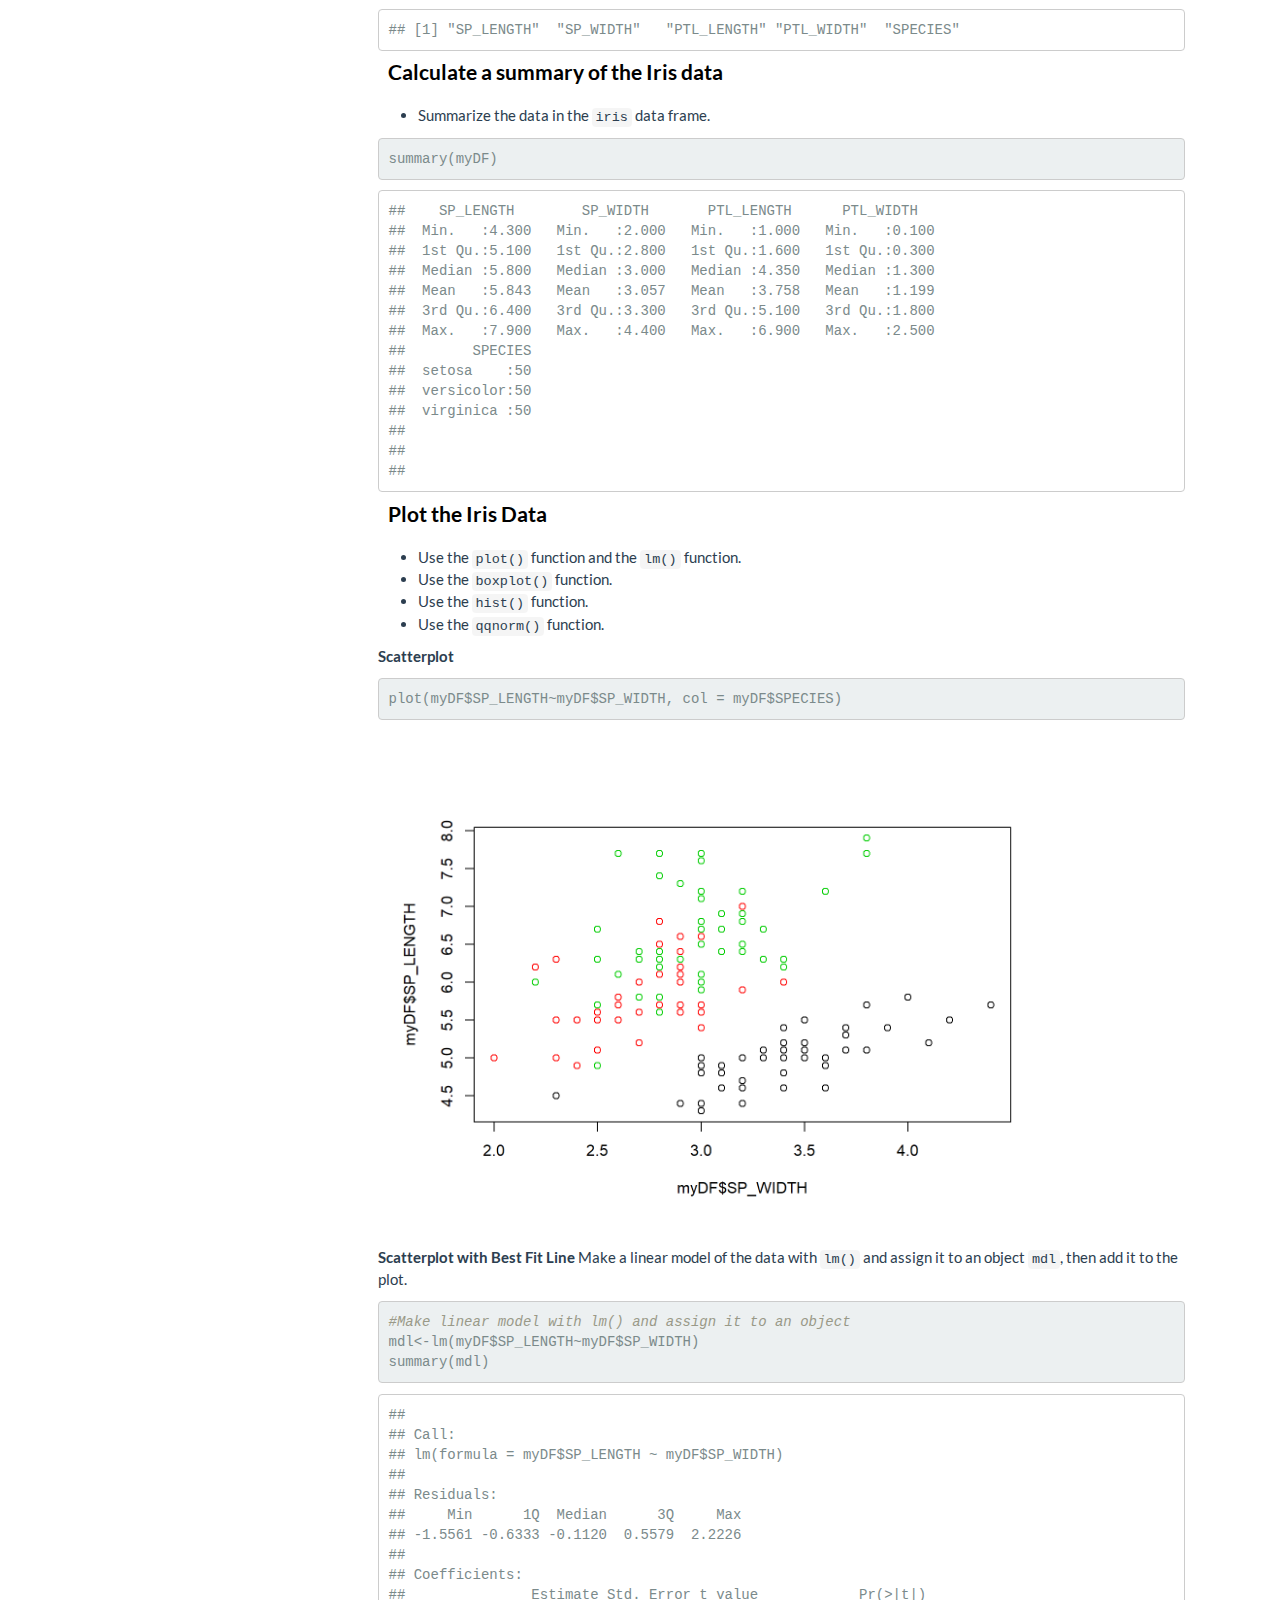
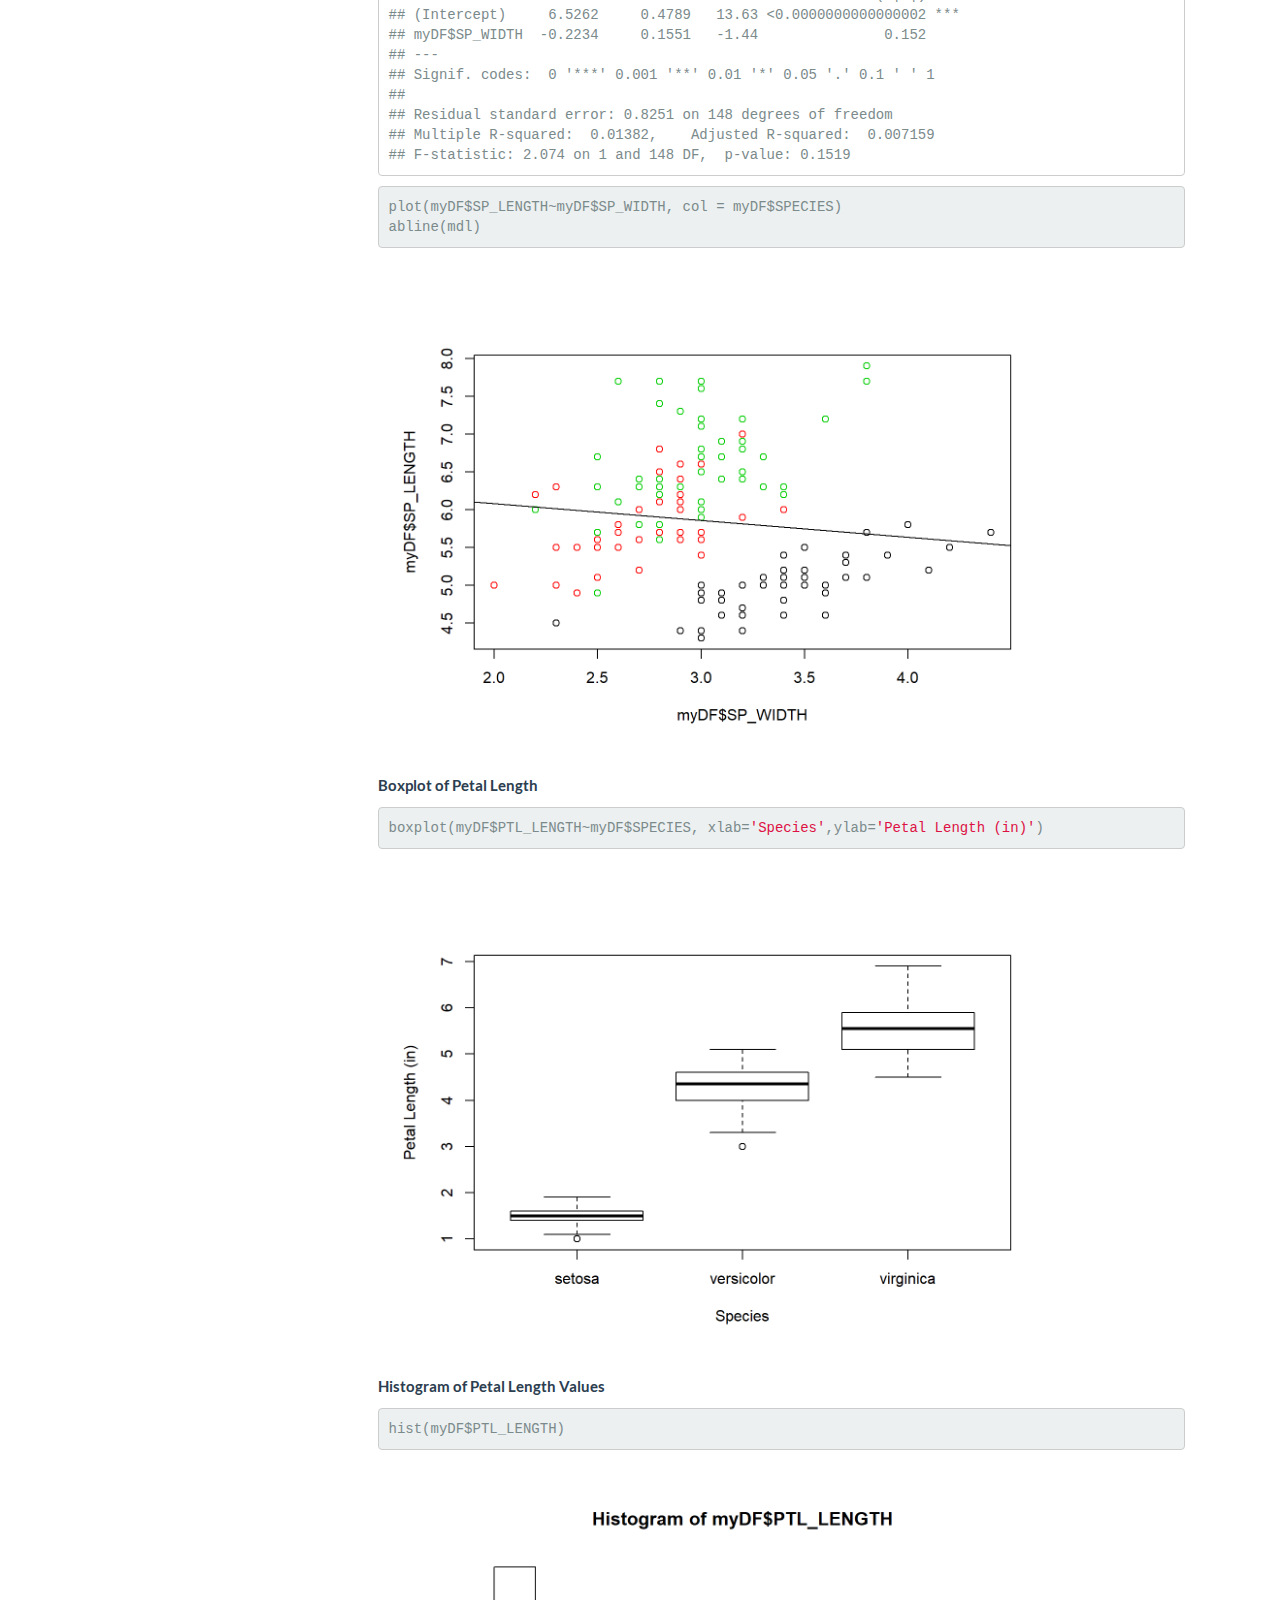
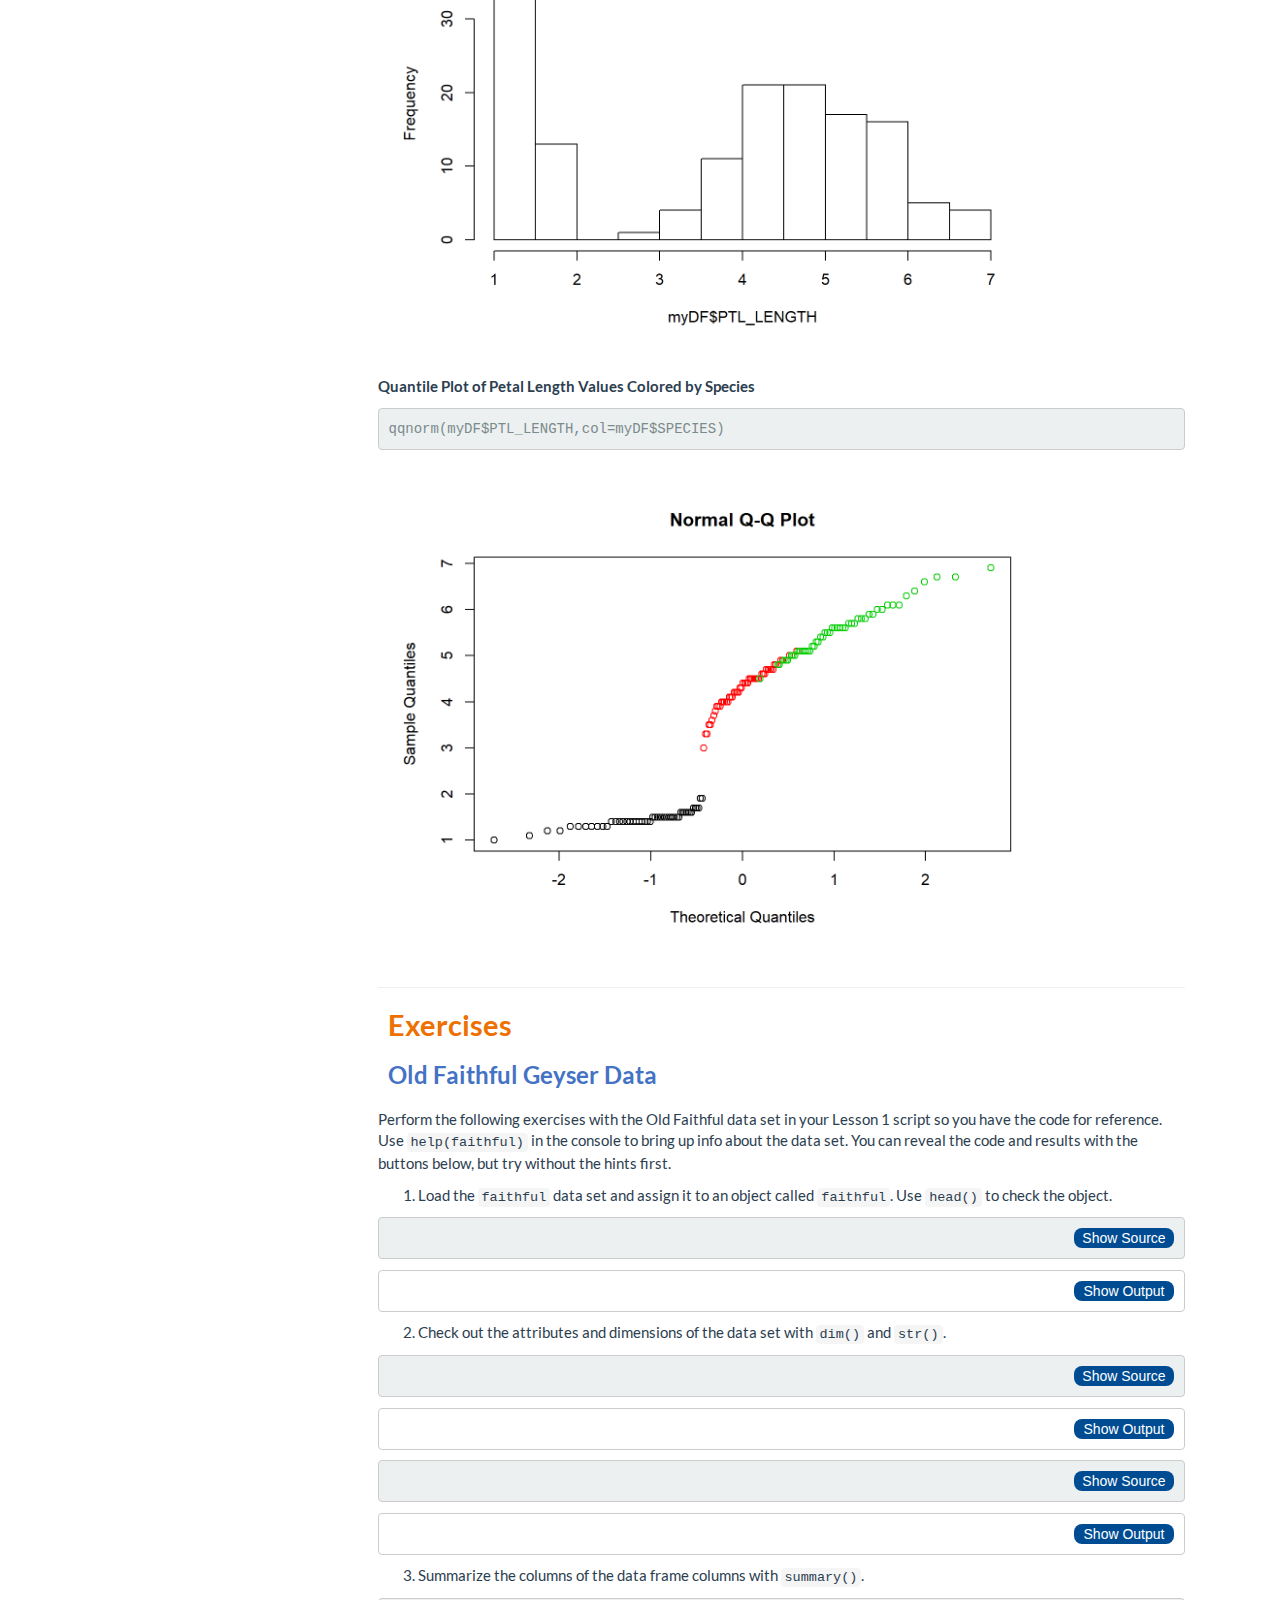
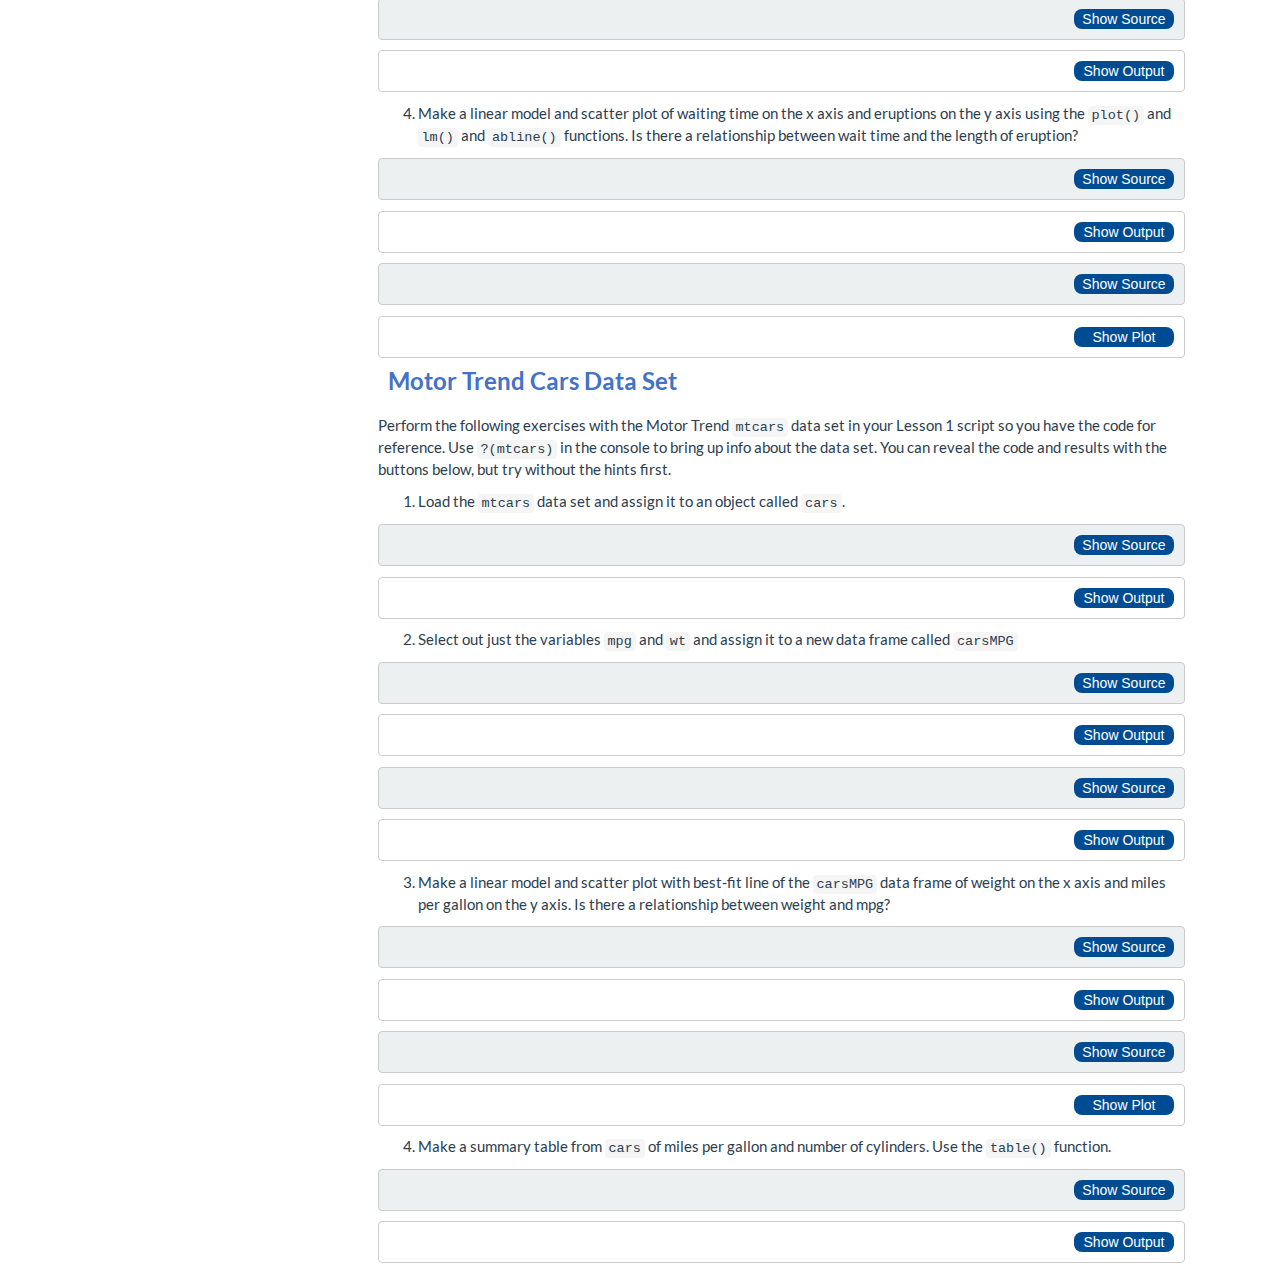
<file: lesson1.html>
<!DOCTYPE html>

<html xmlns="http://www.w3.org/1999/xhtml">

<head>

<meta charset="utf-8" />
<meta http-equiv="Content-Type" content="text/html; charset=utf-8" />
<meta name="generator" content="pandoc" />




<title>Lesson 1 - Setting up the IDE and Basic R Overview</title>

<script src="site_libs/jquery-1.11.3/jquery.min.js"></script>
<meta name="viewport" content="width=device-width, initial-scale=1" />
<link href="site_libs/bootstrap-3.3.5/css/flatly.min.css" rel="stylesheet" />
<script src="site_libs/bootstrap-3.3.5/js/bootstrap.min.js"></script>
<script src="site_libs/bootstrap-3.3.5/shim/html5shiv.min.js"></script>
<script src="site_libs/bootstrap-3.3.5/shim/respond.min.js"></script>
<script src="site_libs/jqueryui-1.11.4/jquery-ui.min.js"></script>
<link href="site_libs/tocify-1.9.1/jquery.tocify.css" rel="stylesheet" />
<script src="site_libs/tocify-1.9.1/jquery.tocify.js"></script>
<script src="site_libs/navigation-1.1/tabsets.js"></script>
<link href="site_libs/highlightjs-9.12.0/default.css" rel="stylesheet" />
<script src="site_libs/highlightjs-9.12.0/highlight.js"></script>

<style type="text/css">code{white-space: pre;}</style>
<style type="text/css">
  pre:not([class]) {
    background-color: white;
  }
</style>
<script type="text/javascript">
if (window.hljs) {
  hljs.configure({languages: []});
  hljs.initHighlightingOnLoad();
  if (document.readyState && document.readyState === "complete") {
    window.setTimeout(function() { hljs.initHighlighting(); }, 0);
  }
}
</script>



<style type="text/css">
h1 {
  font-size: 34px;
}
h1.title {
  font-size: 38px;
}
h2 {
  font-size: 30px;
}
h3 {
  font-size: 24px;
}
h4 {
  font-size: 18px;
}
h5 {
  font-size: 16px;
}
h6 {
  font-size: 12px;
}
.table th:not([align]) {
  text-align: left;
}
</style>

<link rel="stylesheet" href="style.css" type="text/css" />

</head>

<body>

<style type = "text/css">
.main-container {
  max-width: 940px;
  margin-left: auto;
  margin-right: auto;
}
code {
  color: inherit;
  background-color: rgba(0, 0, 0, 0.04);
}
img {
  max-width:100%;
  height: auto;
}
.tabbed-pane {
  padding-top: 12px;
}
.html-widget {
  margin-bottom: 20px;
}
button.code-folding-btn:focus {
  outline: none;
}
summary {
  display: list-item;
}
</style>


<style type="text/css">
/* padding for bootstrap navbar */
body {
  padding-top: 60px;
  padding-bottom: 40px;
}
/* offset scroll position for anchor links (for fixed navbar)  */
.section h1 {
  padding-top: 65px;
  margin-top: -65px;
}
.section h2 {
  padding-top: 65px;
  margin-top: -65px;
}
.section h3 {
  padding-top: 65px;
  margin-top: -65px;
}
.section h4 {
  padding-top: 65px;
  margin-top: -65px;
}
.section h5 {
  padding-top: 65px;
  margin-top: -65px;
}
.section h6 {
  padding-top: 65px;
  margin-top: -65px;
}
.dropdown-submenu {
  position: relative;
}
.dropdown-submenu>.dropdown-menu {
  top: 0;
  left: 100%;
  margin-top: -6px;
  margin-left: -1px;
  border-radius: 0 6px 6px 6px;
}
.dropdown-submenu:hover>.dropdown-menu {
  display: block;
}
.dropdown-submenu>a:after {
  display: block;
  content: " ";
  float: right;
  width: 0;
  height: 0;
  border-color: transparent;
  border-style: solid;
  border-width: 5px 0 5px 5px;
  border-left-color: #cccccc;
  margin-top: 5px;
  margin-right: -10px;
}
.dropdown-submenu:hover>a:after {
  border-left-color: #ffffff;
}
.dropdown-submenu.pull-left {
  float: none;
}
.dropdown-submenu.pull-left>.dropdown-menu {
  left: -100%;
  margin-left: 10px;
  border-radius: 6px 0 6px 6px;
}
</style>

<script>
// manage active state of menu based on current page
$(document).ready(function () {
  // active menu anchor
  href = window.location.pathname
  href = href.substr(href.lastIndexOf('/') + 1)
  if (href === "")
    href = "index.html";
  var menuAnchor = $('a[href="' + href + '"]');

  // mark it active
  menuAnchor.parent().addClass('active');

  // if it's got a parent navbar menu mark it active as well
  menuAnchor.closest('li.dropdown').addClass('active');
});
</script>

<div class="container-fluid main-container">

<!-- tabsets -->

<style type="text/css">
.tabset-dropdown > .nav-tabs {
  display: inline-table;
  max-height: 500px;
  min-height: 44px;
  overflow-y: auto;
  background: white;
  border: 1px solid #ddd;
  border-radius: 4px;
}

.tabset-dropdown > .nav-tabs > li.active:before {
  content: "";
  font-family: 'Glyphicons Halflings';
  display: inline-block;
  padding: 10px;
  border-right: 1px solid #ddd;
}

.tabset-dropdown > .nav-tabs.nav-tabs-open > li.active:before {
  content: "&#xe258;";
  border: none;
}

.tabset-dropdown > .nav-tabs.nav-tabs-open:before {
  content: "";
  font-family: 'Glyphicons Halflings';
  display: inline-block;
  padding: 10px;
  border-right: 1px solid #ddd;
}

.tabset-dropdown > .nav-tabs > li.active {
  display: block;
}

.tabset-dropdown > .nav-tabs > li > a,
.tabset-dropdown > .nav-tabs > li > a:focus,
.tabset-dropdown > .nav-tabs > li > a:hover {
  border: none;
  display: inline-block;
  border-radius: 4px;
}

.tabset-dropdown > .nav-tabs.nav-tabs-open > li {
  display: block;
  float: none;
}

.tabset-dropdown > .nav-tabs > li {
  display: none;
}
</style>

<script>
$(document).ready(function () {
  window.buildTabsets("TOC");
});

$(document).ready(function () {
  $('.tabset-dropdown > .nav-tabs > li').click(function () {
    $(this).parent().toggleClass('nav-tabs-open')
  });
});
</script>

<!-- code folding -->



<script>
$(document).ready(function ()  {

    // move toc-ignore selectors from section div to header
    $('div.section.toc-ignore')
        .removeClass('toc-ignore')
        .children('h1,h2,h3,h4,h5').addClass('toc-ignore');

    // establish options
    var options = {
      selectors: "h1,h2,h3",
      theme: "bootstrap3",
      context: '.toc-content',
      hashGenerator: function (text) {
        return text.replace(/[.\\/?&!#<>]/g, '').replace(/\s/g, '_').toLowerCase();
      },
      ignoreSelector: ".toc-ignore",
      scrollTo: 0
    };
    options.showAndHide = false;
    options.smoothScroll = true;

    // tocify
    var toc = $("#TOC").tocify(options).data("toc-tocify");
});
</script>

<style type="text/css">

#TOC {
  margin: 25px 0px 20px 0px;
}
@media (max-width: 768px) {
#TOC {
  position: relative;
  width: 100%;
}
}


.toc-content {
  padding-left: 30px;
  padding-right: 40px;
}

div.main-container {
  max-width: 1200px;
}

div.tocify {
  width: 20%;
  max-width: 260px;
  max-height: 85%;
}

@media (min-width: 768px) and (max-width: 991px) {
  div.tocify {
    width: 25%;
  }
}

@media (max-width: 767px) {
  div.tocify {
    width: 100%;
    max-width: none;
  }
}

.tocify ul, .tocify li {
  line-height: 20px;
}

.tocify-subheader .tocify-item {
  font-size: 0.90em;
  padding-left: 25px;
  text-indent: 0;
}

.tocify .list-group-item {
  border-radius: 0px;
}

.tocify-subheader {
  display: inline;
}
.tocify-subheader .tocify-item {
  font-size: 0.95em;
}

</style>

<!-- setup 3col/9col grid for toc_float and main content  -->
<div class="row-fluid">
<div class="col-xs-12 col-sm-4 col-md-3">
<div id="TOC" class="tocify">
</div>
</div>

<div class="toc-content col-xs-12 col-sm-8 col-md-9">




<div class="navbar navbar-default  navbar-fixed-top" role="navigation">
  <div class="container">
    <div class="navbar-header">
      <button type="button" class="navbar-toggle collapsed" data-toggle="collapse" data-target="#navbar">
        <span class="icon-bar"></span>
        <span class="icon-bar"></span>
        <span class="icon-bar"></span>
      </button>
      <a class="navbar-brand" href="index.html">LearnR!</a>
    </div>
    <div id="navbar" class="navbar-collapse collapse">
      <ul class="nav navbar-nav">
        <li>
  <a href="index.html">Home</a>
</li>
<li>
  <a href="schedule.html">Schedule</a>
</li>
<li>
  <a href="lesson1.html">Lesson 1</a>
</li>
<li>
  <a href="lesson2.html">Lesson 2</a>
</li>
<li>
  <a href="resources.html">Resources</a>
</li>
<li>
  <a href="gallery.html">Gallery</a>
</li>
<li>
  <a href="about.html">About</a>
</li>
      </ul>
      <ul class="nav navbar-nav navbar-right">
        
      </ul>
    </div><!--/.nav-collapse -->
  </div><!--/.container -->
</div><!--/.navbar -->

<div class="fluid-row" id="header">



<h1 class="title toc-ignore">Lesson 1 - Setting up the IDE and Basic R Overview</h1>

</div>


<hr>
<div id="navigating-file-directories-and-creating-an-r-project" class="section level1">
<h1>Navigating File Directories and Creating an R Project</h1>
<p>Let’s get R Studio up and running and discuss some of its features. Launch R Studio on your machine.</p>
<div id="r-studio---your-favorite-r-ide" class="section level2">
<h2>R Studio - Your Favorite R IDE</h2>
<p>The image below should look close to what you have when you launch R Studio. The <code>Console</code> command line is on the left, the <code>Environment</code> windows upper right and the <code>Navigator and Preview</code> tabs in lower right. This configuration can be modified later.</p>
<p>If you like the dark theme, you can set it by going to <code>Tools</code> &gt; <code>Global Options</code> &gt; <code>Appearance</code> &gt; and set <code>Theme</code> to <code>Modern</code>.</p>
<div class="figure">
<img src="img/rstudio1.JPG" />

</div>
</div>
<div id="create-an-r-project" class="section level2">
<h2>Create an R Project</h2>
<p>Creating an R Project is the best way to start any R undertaking.</p>
<ul>
<li>Navigate from R Studio and create a folder for this class called <code>LearnR</code> on your C drive or in My Documents.</li>
<li>Use File &gt; New Project… &gt; Project in Existing Directory to create a project called <code>LearnR.Rproj</code> in your <code>LearnR</code> directory.</li>
</ul>
</div>
<div id="create-an-r-script" class="section level2">
<h2>Create an R Script</h2>
<ul>
<li>Everything in R is <code>Case-Sensitive</code></li>
<li>Use a <code>.R</code> script file for your work, and use the <code>Console</code> for intermittent actions.</li>
<li>Use <code>Shift + Ctrl + N</code> to open a new blank scripting window. Or File &gt; New File &gt; R Script.</li>
<li>Save this file as <code>Lesson_1</code>.</li>
</ul>
<hr>
</div>
</div>
<div id="basic-r-commands" class="section level1">
<h1>Basic R Commands</h1>
<p>We will begin with basic R commands for understanding your programming environment and then move on to some examples of data types and basic manipulation.</p>
<div id="checking-out-the-environment" class="section level2">
<h2>Checking out the Environment</h2>
<ul>
<li>get(wd) - Displays the working directory, where R will read from and write to.</li>
<li>sessionInfo() - Displays R version, and attached <code>packages</code></li>
</ul>
<p>Try the following commands in your scripting window. Use <code>Ctrl + Enter</code> to run a line of code in the script window.</p>
<pre class="r"><code>#Check working directory
getwd()

#Check out session info
sessionInfo()</code></pre>
</div>
<div id="r-objects-and-classes" class="section level2">
<h2>R Objects and Classes</h2>
<p>Now let’s look at R’s ability to create objects in memory and our ability to use and manipulate them.</p>
<div id="vectors" class="section level3">
<h3>Vectors</h3>
<p>A vector is a <code>string</code> of numbers or text, or both. Mixed vectors of numbers and text will be stored as text.</p>
<p>Make a vector and assign it to an object using the <code>&lt;-</code> operator and the “concatenate” <code>c()</code> operator. Then check the class of your vector using the <code>class()</code> operator, and its attributes using the <code>str()</code> operator.</p>
<pre class="r"><code>#Make a vector into memory
myVecN&lt;-c(1,2,3,4,5,6,7,8)
myVecN</code></pre>
<pre><code>## [1] 1 2 3 4 5 6 7 8</code></pre>
<pre class="r"><code>#Check its class
class(myVecN)</code></pre>
<pre><code>## [1] &quot;numeric&quot;</code></pre>
<pre class="r"><code>#Check its other attributes
str(myVecN)</code></pre>
<pre><code>##  num [1:8] 1 2 3 4 5 6 7 8</code></pre>
<pre class="r"><code>myVecL&lt;-c(&#39;one&#39;,&#39;two&#39;,&#39;three&#39;,&#39;four&#39;,&#39;five&#39;,&#39;six&#39;)
class(myVecL)</code></pre>
<pre><code>## [1] &quot;character&quot;</code></pre>
<pre class="r"><code>str(myVecL)</code></pre>
<pre><code>##  chr [1:6] &quot;one&quot; &quot;two&quot; &quot;three&quot; &quot;four&quot; &quot;five&quot; &quot;six&quot;</code></pre>
<pre class="r"><code>#Remove the objects with rm()
rm(myVecN,myVecL)</code></pre>
<p>R is a <code>vectorized</code> programming language meaning it can perform calculations on every object in a vector at once:</p>
<div class="figure">
<img src="img/vector.png" />

</div>
<p>Multiply two vectors together.</p>
<pre class="r"><code>v1&lt;-c(2,4,6,8,10)
v2&lt;-c(1,1,2,2,0.5)
v1*v2</code></pre>
<pre><code>## [1]  2  4 12 16  5</code></pre>
<pre class="r"><code>v1/v2</code></pre>
<pre><code>## [1]  2  4  3  4 20</code></pre>
</div>
<div id="lists" class="section level3">
<h3>Lists</h3>
<p>A list is an object in memory that can hold any kind of other objects. A list can hold a seris of other lists, vectors or even data frames. We will look at lists in another lesson.</p>
</div>
<div id="factors" class="section level3">
<h3>Factors</h3>
<p>A factor, in R, is a character string with a level of meta data which represents the <code>levels</code>, or order, of the objects. Vectors can be difficult, but they are useful for presenting things in tables and plots in a specific order.</p>
<pre class="r"><code>myFactor&lt;-factor(c(&#39;A&#39;,&#39;B&#39;,&#39;C&#39;),levels = c(&#39;C&#39;,&#39;B&#39;,&#39;A&#39;))
myFactor</code></pre>
<pre><code>## [1] A B C
## Levels: C B A</code></pre>
<pre class="r"><code>sort(myFactor)</code></pre>
<pre><code>## [1] C B A
## Levels: C B A</code></pre>
</div>
<div id="data-frames" class="section level3">
<h3>Data Frames</h3>
<p>Data frames are likely the most-used object type for the kind of work we do. You can think of a data frame as a spreadsheet with column titles and data of different types (e.g., text, date, numeric).</p>
<p>We will be using data frames in the examples below.</p>
</div>
</div>
<div id="r-data-sets" class="section level2">
<h2>R Data Sets</h2>
<p>R and R packages have built-in data sets for practicing and developing your R code. We will explore the <code>iris</code> data set and see some examples of data manipulation.</p>
<p>You can view available data sets with the <code>data()</code> function. Try that now.</p>
<div id="load-the-iris-data-set-into-memory-and-check-out-the-data" class="section level3">
<h3>Load the Iris Data Set into Memory and Check out the Data</h3>
<ul>
<li>Learn about the data set form the help menu <code>help()</code></li>
<li>Load the data frame</li>
<li>Check out the data frame (<code>head()</code>, <code>tail()</code>, <code>names()</code>, <code>dim()</code>, <code>unique()</code>,<code>table()</code>)</li>
<li>Subset the data frame (<code>[,]</code>)</li>
<li>Rename columns (<code>$</code>,<code>colnames</code>)</li>
<li>Create a new column (<code>$</code>)</li>
</ul>
<p>You can view details about a <code>data set</code> with the <code>help()</code> or <code>?</code> functions. Try running <code>help(iris)</code> or <code>?iris</code> in the console now.</p>
<pre class="r"><code>#Load the iris data set to an object called myDF
myDF&lt;-iris
#Check out the df
dim(myDF)</code></pre>
<pre><code>## [1] 150   5</code></pre>
<pre class="r"><code>#Check out the structure and attributes
str(myDF)</code></pre>
<pre><code>## &#39;data.frame&#39;:    150 obs. of  5 variables:
##  $ Sepal.Length: num  5.1 4.9 4.7 4.6 5 5.4 4.6 5 4.4 4.9 ...
##  $ Sepal.Width : num  3.5 3 3.2 3.1 3.6 3.9 3.4 3.4 2.9 3.1 ...
##  $ Petal.Length: num  1.4 1.4 1.3 1.5 1.4 1.7 1.4 1.5 1.4 1.5 ...
##  $ Petal.Width : num  0.2 0.2 0.2 0.2 0.2 0.4 0.3 0.2 0.2 0.1 ...
##  $ Species     : Factor w/ 3 levels &quot;setosa&quot;,&quot;versicolor&quot;,..: 1 1 1 1 1 1 1 1 1 1 ...</code></pre>
<pre class="r"><code>#Check out the first 10 records
head(myDF,10)</code></pre>
<pre><code>##    Sepal.Length Sepal.Width Petal.Length Petal.Width Species
## 1           5.1         3.5          1.4         0.2  setosa
## 2           4.9         3.0          1.4         0.2  setosa
## 3           4.7         3.2          1.3         0.2  setosa
## 4           4.6         3.1          1.5         0.2  setosa
## 5           5.0         3.6          1.4         0.2  setosa
## 6           5.4         3.9          1.7         0.4  setosa
## 7           4.6         3.4          1.4         0.3  setosa
## 8           5.0         3.4          1.5         0.2  setosa
## 9           4.4         2.9          1.4         0.2  setosa
## 10          4.9         3.1          1.5         0.1  setosa</code></pre>
<pre class="r"><code>#Check out the last 5 records
tail(myDF,5)</code></pre>
<pre><code>##     Sepal.Length Sepal.Width Petal.Length Petal.Width   Species
## 146          6.7         3.0          5.2         2.3 virginica
## 147          6.3         2.5          5.0         1.9 virginica
## 148          6.5         3.0          5.2         2.0 virginica
## 149          6.2         3.4          5.4         2.3 virginica
## 150          5.9         3.0          5.1         1.8 virginica</code></pre>
<pre class="r"><code>#Checkout the unique values in the &#39;Species&#39; column
unique(myDF$Species)</code></pre>
<pre><code>## [1] setosa     versicolor virginica 
## Levels: setosa versicolor virginica</code></pre>
<pre class="r"><code>#Check out how many of each
table(myDF$Species)</code></pre>
<pre><code>## 
##     setosa versicolor  virginica 
##         50         50         50</code></pre>
<pre class="r"><code>#Subset just some columns and rows [rows index, columns index]
myDF[c(1:5),c(5,1)]</code></pre>
<pre><code>##   Species Sepal.Length
## 1  setosa          5.1
## 2  setosa          4.9
## 3  setosa          4.7
## 4  setosa          4.6
## 5  setosa          5.0</code></pre>
<pre class="r"><code>#Filter based on column values
setosa&lt;-myDF[myDF$Species == &#39;setosa&#39;,] #The logical operator &#39;==&#39; is used to declare equivalency

dim(setosa)</code></pre>
<pre><code>## [1] 50  5</code></pre>
<pre class="r"><code>head(setosa)</code></pre>
<pre><code>##   Sepal.Length Sepal.Width Petal.Length Petal.Width Species
## 1          5.1         3.5          1.4         0.2  setosa
## 2          4.9         3.0          1.4         0.2  setosa
## 3          4.7         3.2          1.3         0.2  setosa
## 4          4.6         3.1          1.5         0.2  setosa
## 5          5.0         3.6          1.4         0.2  setosa
## 6          5.4         3.9          1.7         0.4  setosa</code></pre>
<pre class="r"><code>#Check out the column names
names(myDF)</code></pre>
<pre><code>## [1] &quot;Sepal.Length&quot; &quot;Sepal.Width&quot;  &quot;Petal.Length&quot; &quot;Petal.Width&quot; 
## [5] &quot;Species&quot;</code></pre>
<pre class="r"><code>#Rename a column
colnames(myDF)[5]&lt;-&#39;SPECIES&#39;
#Rename all columns
names(myDF)</code></pre>
<pre><code>## [1] &quot;Sepal.Length&quot; &quot;Sepal.Width&quot;  &quot;Petal.Length&quot; &quot;Petal.Width&quot; 
## [5] &quot;SPECIES&quot;</code></pre>
<pre class="r"><code>names(myDF)&lt;-c(&#39;SP_LENGTH&#39;,&#39;SP_WIDTH&#39;,&#39;PTL_LENGTH&#39;,&#39;PTL_WIDTH&#39;,&#39;SPECIES&#39;)
names(myDF)</code></pre>
<pre><code>## [1] &quot;SP_LENGTH&quot;  &quot;SP_WIDTH&quot;   &quot;PTL_LENGTH&quot; &quot;PTL_WIDTH&quot;  &quot;SPECIES&quot;</code></pre>
</div>
<div id="calculate-a-summary-of-the-iris-data" class="section level3">
<h3>Calculate a summary of the Iris data</h3>
<ul>
<li>Summarize the data in the <code>iris</code> data frame.</li>
</ul>
<pre class="r"><code>summary(myDF)</code></pre>
<pre><code>##    SP_LENGTH        SP_WIDTH       PTL_LENGTH      PTL_WIDTH    
##  Min.   :4.300   Min.   :2.000   Min.   :1.000   Min.   :0.100  
##  1st Qu.:5.100   1st Qu.:2.800   1st Qu.:1.600   1st Qu.:0.300  
##  Median :5.800   Median :3.000   Median :4.350   Median :1.300  
##  Mean   :5.843   Mean   :3.057   Mean   :3.758   Mean   :1.199  
##  3rd Qu.:6.400   3rd Qu.:3.300   3rd Qu.:5.100   3rd Qu.:1.800  
##  Max.   :7.900   Max.   :4.400   Max.   :6.900   Max.   :2.500  
##        SPECIES  
##  setosa    :50  
##  versicolor:50  
##  virginica :50  
##                 
##                 
## </code></pre>
</div>
<div id="plot-the-iris-data" class="section level3">
<h3>Plot the Iris Data</h3>
<ul>
<li>Use the <code>plot()</code> function and the <code>lm()</code> function.</li>
<li>Use the <code>boxplot()</code> function.</li>
<li>Use the <code>hist()</code> function.</li>
<li>Use the <code>qqnorm()</code> function.</li>
</ul>
<p><strong>Scatterplot</strong></p>
<pre class="r"><code>plot(myDF$SP_LENGTH~myDF$SP_WIDTH, col = myDF$SPECIES)</code></pre>
<p><img src="lesson1_files/figure-html/plotiris-1.png" width="672" /></p>
<p><strong>Scatterplot with Best Fit Line</strong> Make a linear model of the data with <code>lm()</code> and assign it to an object <code>mdl</code>, then add it to the plot.</p>
<pre class="r"><code>#Make linear model with lm() and assign it to an object 
mdl&lt;-lm(myDF$SP_LENGTH~myDF$SP_WIDTH)
summary(mdl)</code></pre>
<pre><code>## 
## Call:
## lm(formula = myDF$SP_LENGTH ~ myDF$SP_WIDTH)
## 
## Residuals:
##     Min      1Q  Median      3Q     Max 
## -1.5561 -0.6333 -0.1120  0.5579  2.2226 
## 
## Coefficients:
##               Estimate Std. Error t value            Pr(&gt;|t|)    
## (Intercept)     6.5262     0.4789   13.63 &lt;0.0000000000000002 ***
## myDF$SP_WIDTH  -0.2234     0.1551   -1.44               0.152    
## ---
## Signif. codes:  0 &#39;***&#39; 0.001 &#39;**&#39; 0.01 &#39;*&#39; 0.05 &#39;.&#39; 0.1 &#39; &#39; 1
## 
## Residual standard error: 0.8251 on 148 degrees of freedom
## Multiple R-squared:  0.01382,    Adjusted R-squared:  0.007159 
## F-statistic: 2.074 on 1 and 148 DF,  p-value: 0.1519</code></pre>
<pre class="r"><code>plot(myDF$SP_LENGTH~myDF$SP_WIDTH, col = myDF$SPECIES)
abline(mdl)</code></pre>
<p><img src="lesson1_files/figure-html/plotiris2-1.png" width="672" /></p>
<p><strong>Boxplot of Petal Length</strong></p>
<pre class="r"><code>boxplot(myDF$PTL_LENGTH~myDF$SPECIES, xlab=&#39;Species&#39;,ylab=&#39;Petal Length (in)&#39;)</code></pre>
<p><img src="lesson1_files/figure-html/bplotiris-1.png" width="672" /></p>
<p><strong>Histogram of Petal Length Values</strong></p>
<pre class="r"><code>hist(myDF$PTL_LENGTH)</code></pre>
<p><img src="lesson1_files/figure-html/hist-1.png" width="672" /></p>
<p><strong>Quantile Plot of Petal Length Values Colored by Species</strong></p>
<pre class="r"><code>qqnorm(myDF$PTL_LENGTH,col=myDF$SPECIES)</code></pre>
<p><img src="lesson1_files/figure-html/q-1.png" width="672" /></p>
<hr>
</div>
</div>
</div>
<div id="exercises" class="section level1">
<h1>Exercises</h1>
<div id="old-faithful-geyser-data" class="section level2">
<h2>Old Faithful Geyser Data</h2>
<p>Perform the following exercises with the Old Faithful data set in your Lesson 1 script so you have the code for reference. Use <code>help(faithful)</code> in the console to bring up info about the data set. You can reveal the code and results with the buttons below, but try without the hints first.</p>
<ol style="list-style-type: decimal">
<li>Load the <code>faithful</code> data set and assign it to an object called <code>faithful</code>. Use <code>head()</code> to check the object.</li>
</ol>
<div class="fold s o">
<pre class="r"><code>faithful&lt;-faithful
head(faithful)</code></pre>
<pre><code>##   eruptions waiting
## 1     3.600      79
## 2     1.800      54
## 3     3.333      74
## 4     2.283      62
## 5     4.533      85
## 6     2.883      55</code></pre>
</div>
<ol start="2" style="list-style-type: decimal">
<li>Check out the attributes and dimensions of the data set with <code>dim()</code> and <code>str()</code>.</li>
</ol>
<div class="fold s o">
<pre class="r"><code>dim(faithful)</code></pre>
<pre><code>## [1] 272   2</code></pre>
<pre class="r"><code>str(faithful)</code></pre>
<pre><code>## &#39;data.frame&#39;:    272 obs. of  2 variables:
##  $ eruptions: num  3.6 1.8 3.33 2.28 4.53 ...
##  $ waiting  : num  79 54 74 62 85 55 88 85 51 85 ...</code></pre>
</div>
<ol start="3" style="list-style-type: decimal">
<li>Summarize the columns of the data frame columns with <code>summary()</code>.</li>
</ol>
<div class="fold s o">
<pre class="r"><code>summary(faithful)</code></pre>
<pre><code>##    eruptions        waiting    
##  Min.   :1.600   Min.   :43.0  
##  1st Qu.:2.163   1st Qu.:58.0  
##  Median :4.000   Median :76.0  
##  Mean   :3.488   Mean   :70.9  
##  3rd Qu.:4.454   3rd Qu.:82.0  
##  Max.   :5.100   Max.   :96.0</code></pre>
</div>
<ol start="4" style="list-style-type: decimal">
<li>Make a linear model and scatter plot of waiting time on the x axis and eruptions on the y axis using the <code>plot()</code> and <code>lm()</code> and <code>abline()</code> functions. Is there a relationship between wait time and the length of eruption?</li>
</ol>
<div class="fold s o">
<pre class="r"><code>mdl&lt;-lm(faithful$eruptions~faithful$waiting)
summary(mdl)</code></pre>
<pre><code>## 
## Call:
## lm(formula = faithful$eruptions ~ faithful$waiting)
## 
## Residuals:
##      Min       1Q   Median       3Q      Max 
## -1.29917 -0.37689  0.03508  0.34909  1.19329 
## 
## Coefficients:
##                   Estimate Std. Error t value            Pr(&gt;|t|)    
## (Intercept)      -1.874016   0.160143  -11.70 &lt;0.0000000000000002 ***
## faithful$waiting  0.075628   0.002219   34.09 &lt;0.0000000000000002 ***
## ---
## Signif. codes:  0 &#39;***&#39; 0.001 &#39;**&#39; 0.01 &#39;*&#39; 0.05 &#39;.&#39; 0.1 &#39; &#39; 1
## 
## Residual standard error: 0.4965 on 270 degrees of freedom
## Multiple R-squared:  0.8115, Adjusted R-squared:  0.8108 
## F-statistic:  1162 on 1 and 270 DF,  p-value: &lt; 0.00000000000000022</code></pre>
<pre class="r"><code>plot(faithful$eruptions~faithful$waiting)
abline(mdl)</code></pre>
<p><img src="lesson1_files/figure-html/faithful4-1.png" width="672" /></p>
</div>
</div>
<div id="motor-trend-cars-data-set" class="section level2">
<h2>Motor Trend Cars Data Set</h2>
<p>Perform the following exercises with the Motor Trend <code>mtcars</code> data set in your Lesson 1 script so you have the code for reference. Use <code>?(mtcars)</code> in the console to bring up info about the data set. You can reveal the code and results with the buttons below, but try without the hints first.</p>
<ol style="list-style-type: decimal">
<li>Load the <code>mtcars</code> data set and assign it to an object called <code>cars</code>.</li>
</ol>
<div class="fold s o">
<pre class="r"><code>cars&lt;-mtcars
head(cars,10)</code></pre>
<pre><code>##                    mpg cyl  disp  hp drat    wt  qsec vs am gear carb
## Mazda RX4         21.0   6 160.0 110 3.90 2.620 16.46  0  1    4    4
## Mazda RX4 Wag     21.0   6 160.0 110 3.90 2.875 17.02  0  1    4    4
## Datsun 710        22.8   4 108.0  93 3.85 2.320 18.61  1  1    4    1
## Hornet 4 Drive    21.4   6 258.0 110 3.08 3.215 19.44  1  0    3    1
## Hornet Sportabout 18.7   8 360.0 175 3.15 3.440 17.02  0  0    3    2
## Valiant           18.1   6 225.0 105 2.76 3.460 20.22  1  0    3    1
## Duster 360        14.3   8 360.0 245 3.21 3.570 15.84  0  0    3    4
## Merc 240D         24.4   4 146.7  62 3.69 3.190 20.00  1  0    4    2
## Merc 230          22.8   4 140.8  95 3.92 3.150 22.90  1  0    4    2
## Merc 280          19.2   6 167.6 123 3.92 3.440 18.30  1  0    4    4</code></pre>
</div>
<ol start="2" style="list-style-type: decimal">
<li>Select out just the variables <code>mpg</code> and <code>wt</code> and assign it to a new data frame called <code>carsMPG</code></li>
</ol>
<div class="fold s o">
<pre class="r"><code>names(cars)</code></pre>
<pre><code>##  [1] &quot;mpg&quot;  &quot;cyl&quot;  &quot;disp&quot; &quot;hp&quot;   &quot;drat&quot; &quot;wt&quot;   &quot;qsec&quot; &quot;vs&quot;   &quot;am&quot;   &quot;gear&quot;
## [11] &quot;carb&quot;</code></pre>
<pre class="r"><code>carsMPG&lt;-cars[,c(1,6)]
head(carsMPG)</code></pre>
<pre><code>##                    mpg    wt
## Mazda RX4         21.0 2.620
## Mazda RX4 Wag     21.0 2.875
## Datsun 710        22.8 2.320
## Hornet 4 Drive    21.4 3.215
## Hornet Sportabout 18.7 3.440
## Valiant           18.1 3.460</code></pre>
</div>
<ol start="3" style="list-style-type: decimal">
<li>Make a linear model and scatter plot with best-fit line of the <code>carsMPG</code> data frame of weight on the x axis and miles per gallon on the y axis. Is there a relationship between weight and mpg?</li>
</ol>
<div class="fold s o">
<pre class="r"><code>mdl&lt;-lm(carsMPG$mpg~carsMPG$wt)
summary(mdl)</code></pre>
<pre><code>## 
## Call:
## lm(formula = carsMPG$mpg ~ carsMPG$wt)
## 
## Residuals:
##     Min      1Q  Median      3Q     Max 
## -4.5432 -2.3647 -0.1252  1.4096  6.8727 
## 
## Coefficients:
##             Estimate Std. Error t value             Pr(&gt;|t|)    
## (Intercept)  37.2851     1.8776  19.858 &lt; 0.0000000000000002 ***
## carsMPG$wt   -5.3445     0.5591  -9.559       0.000000000129 ***
## ---
## Signif. codes:  0 &#39;***&#39; 0.001 &#39;**&#39; 0.01 &#39;*&#39; 0.05 &#39;.&#39; 0.1 &#39; &#39; 1
## 
## Residual standard error: 3.046 on 30 degrees of freedom
## Multiple R-squared:  0.7528, Adjusted R-squared:  0.7446 
## F-statistic: 91.38 on 1 and 30 DF,  p-value: 0.0000000001294</code></pre>
<pre class="r"><code>plot(carsMPG$mpg~carsMPG$wt)
abline(mdl)</code></pre>
<p><img src="lesson1_files/figure-html/cars3-1.png" width="672" /></p>
</div>
<ol start="4" style="list-style-type: decimal">
<li>Make a summary table from <code>cars</code> of miles per gallon and number of cylinders. Use the <code>table()</code> function.</li>
</ol>
<div class="fold s o">
<pre class="r"><code>table(cars$gear,cars$cyl)</code></pre>
<pre><code>##    
##      4  6  8
##   3  1  2 12
##   4  8  4  0
##   5  2  1  2</code></pre>
</div>
<script src="js/hideOutput.js"></script>
</div>
</div>



</div>
</div>

</div>

<script>

// add bootstrap table styles to pandoc tables
function bootstrapStylePandocTables() {
  $('tr.header').parent('thead').parent('table').addClass('table table-condensed');
}
$(document).ready(function () {
  bootstrapStylePandocTables();
});


</script>

<!-- dynamically load mathjax for compatibility with self-contained -->
<script>
  (function () {
    var script = document.createElement("script");
    script.type = "text/javascript";
    script.src  = "https://mathjax.rstudio.com/latest/MathJax.js?config=TeX-AMS-MML_HTMLorMML";
    document.getElementsByTagName("head")[0].appendChild(script);
  })();
</script>

</body>
</html>
</file>
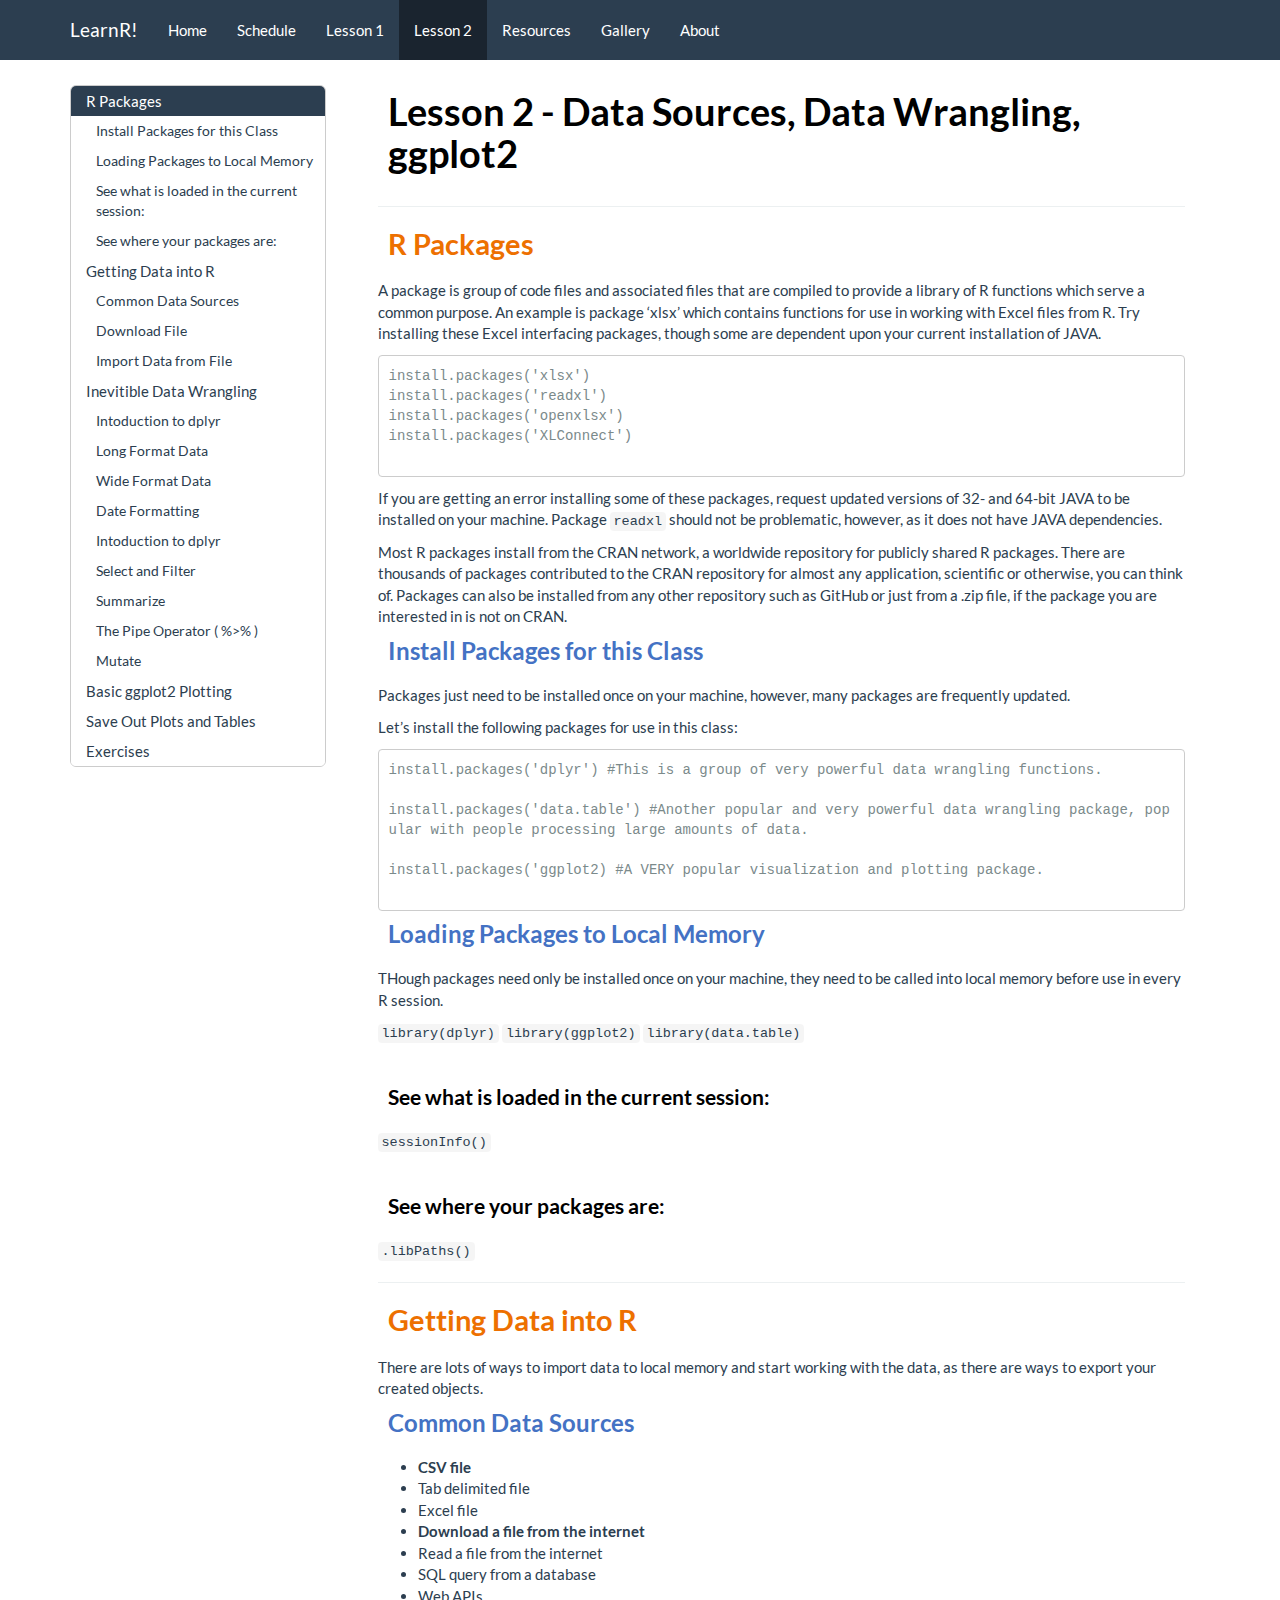
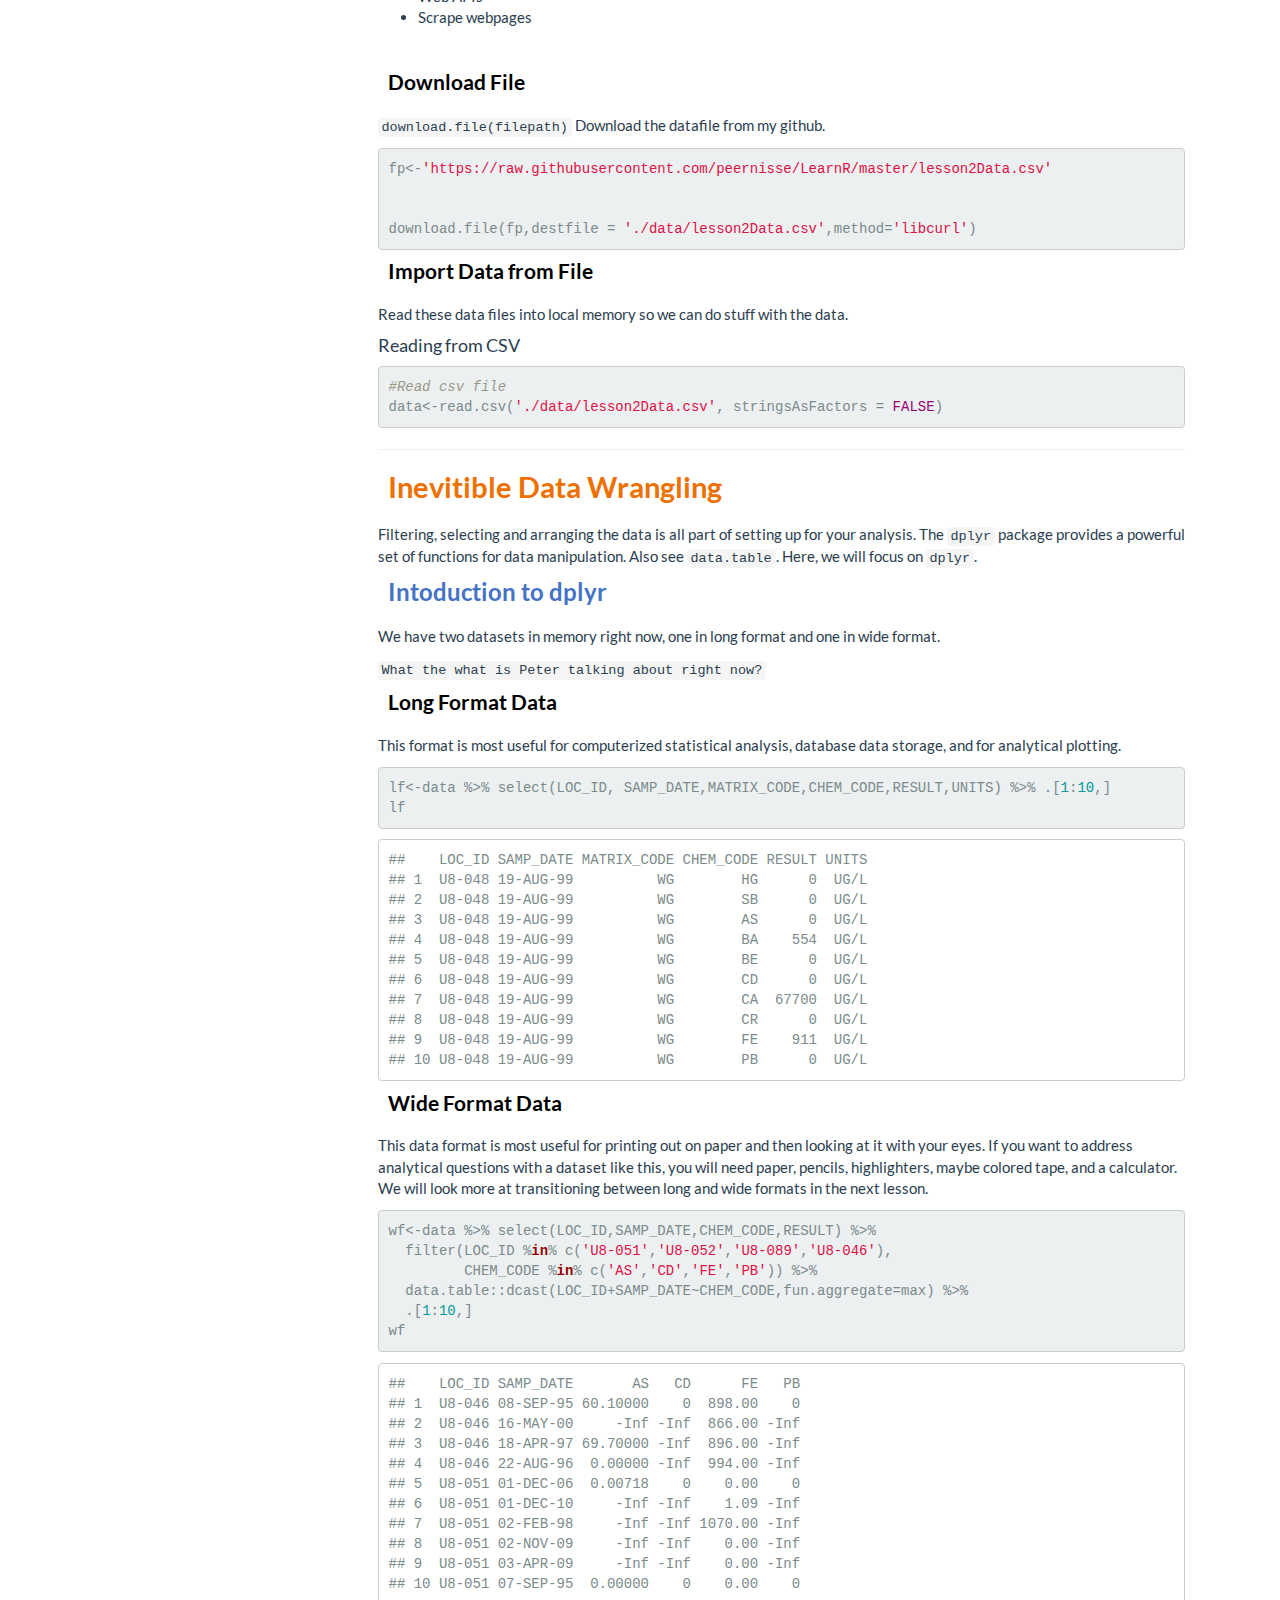
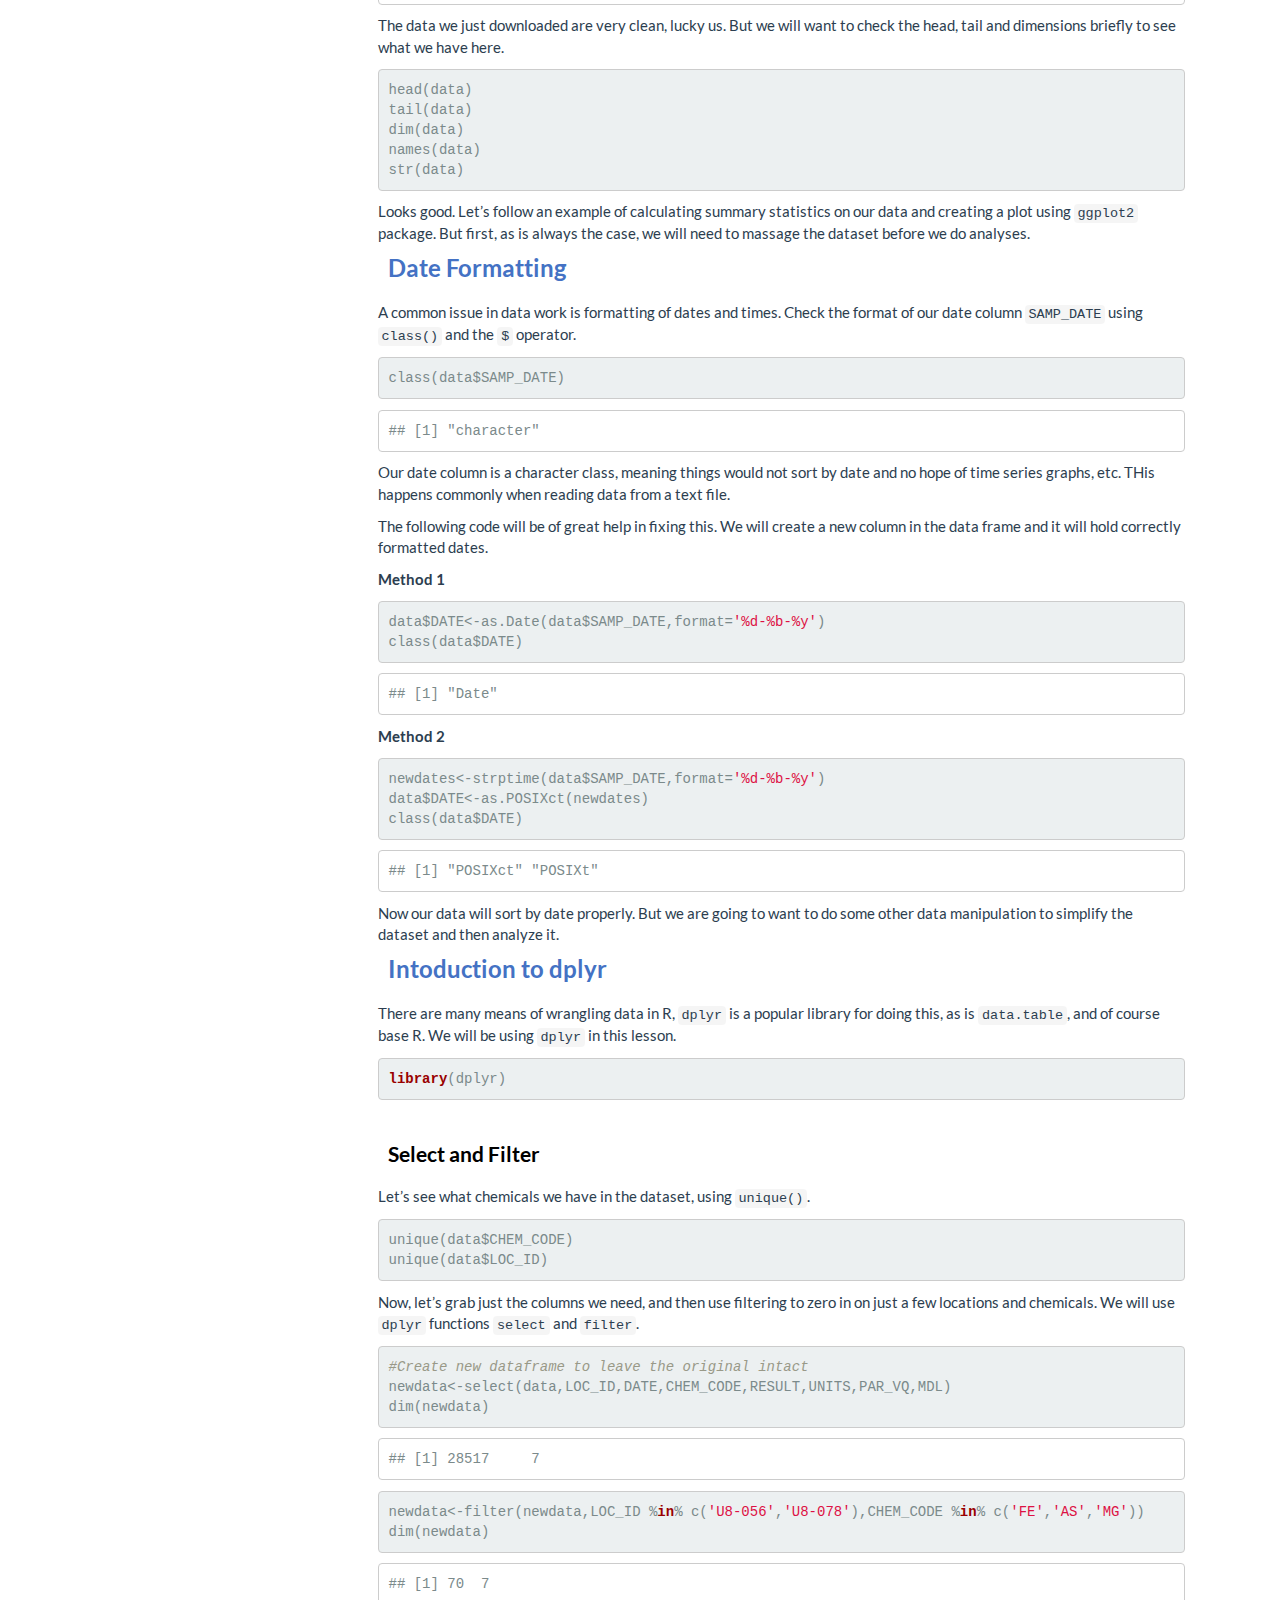
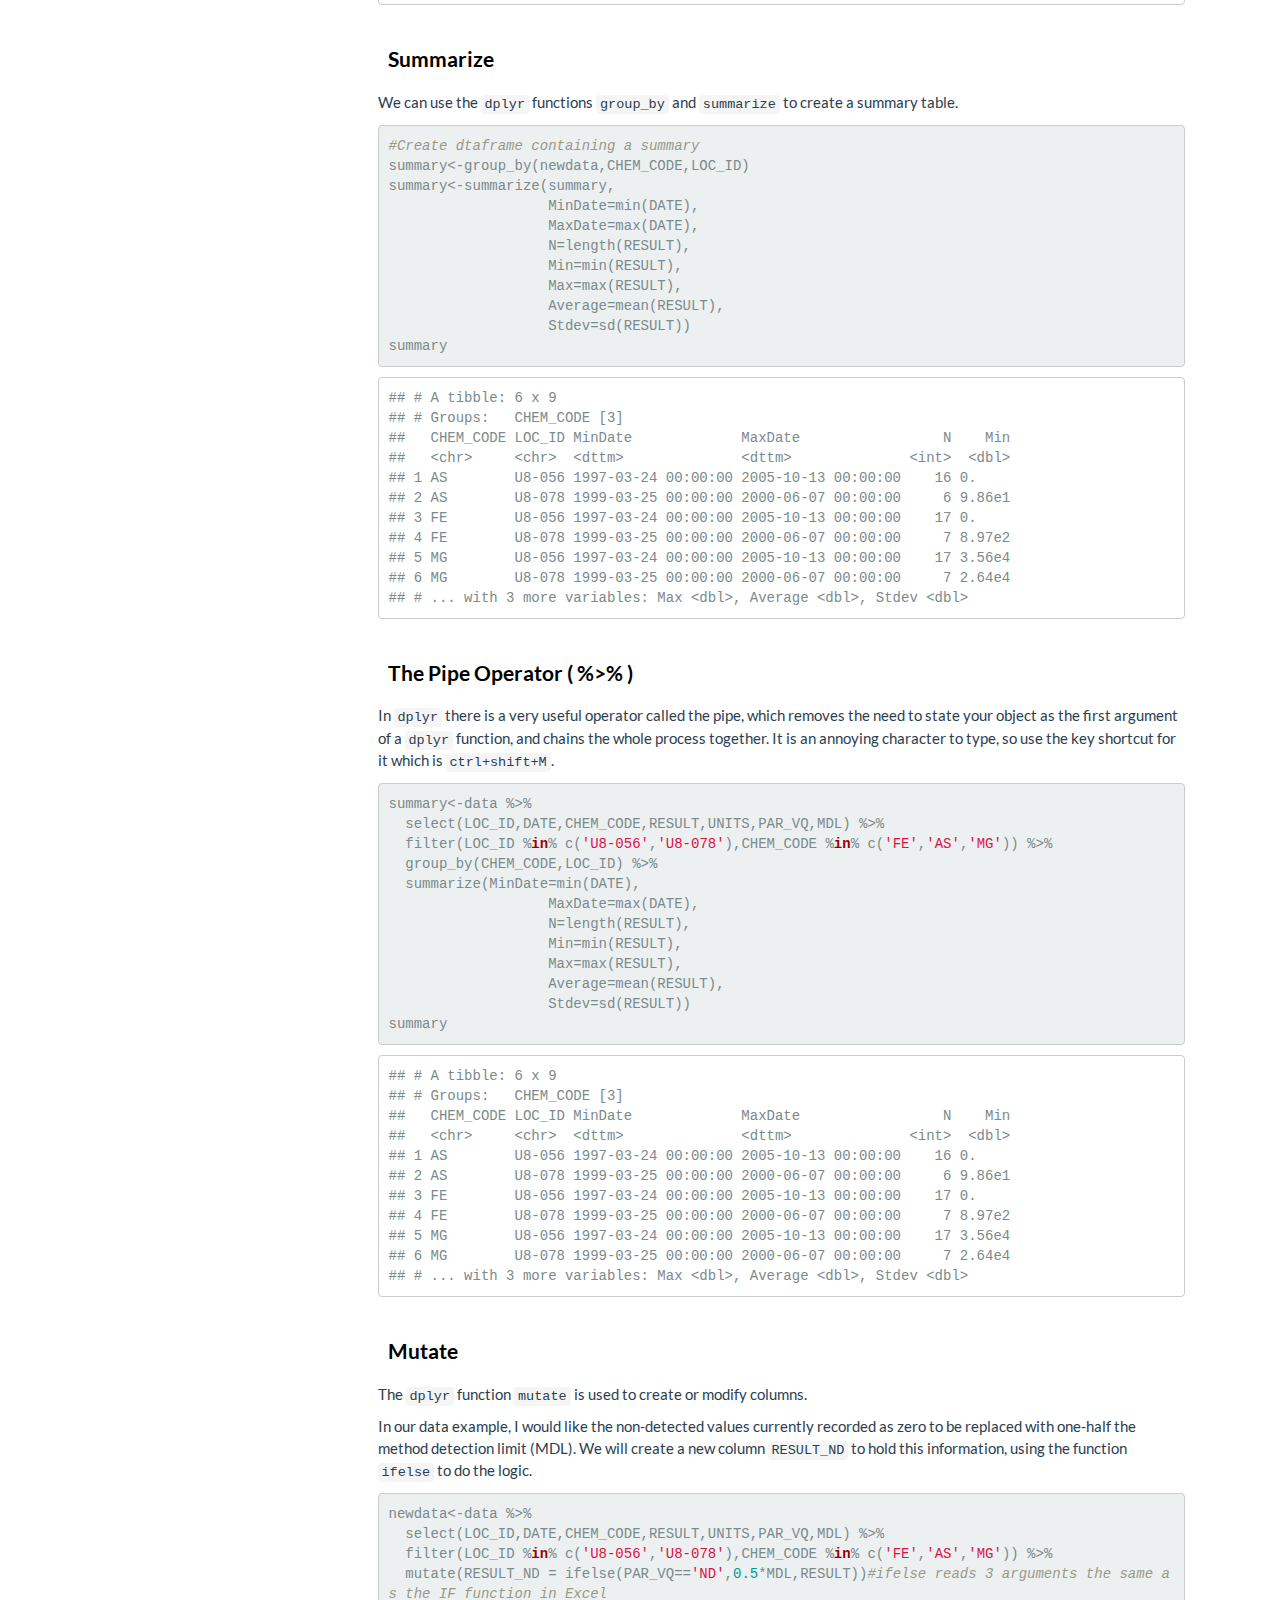
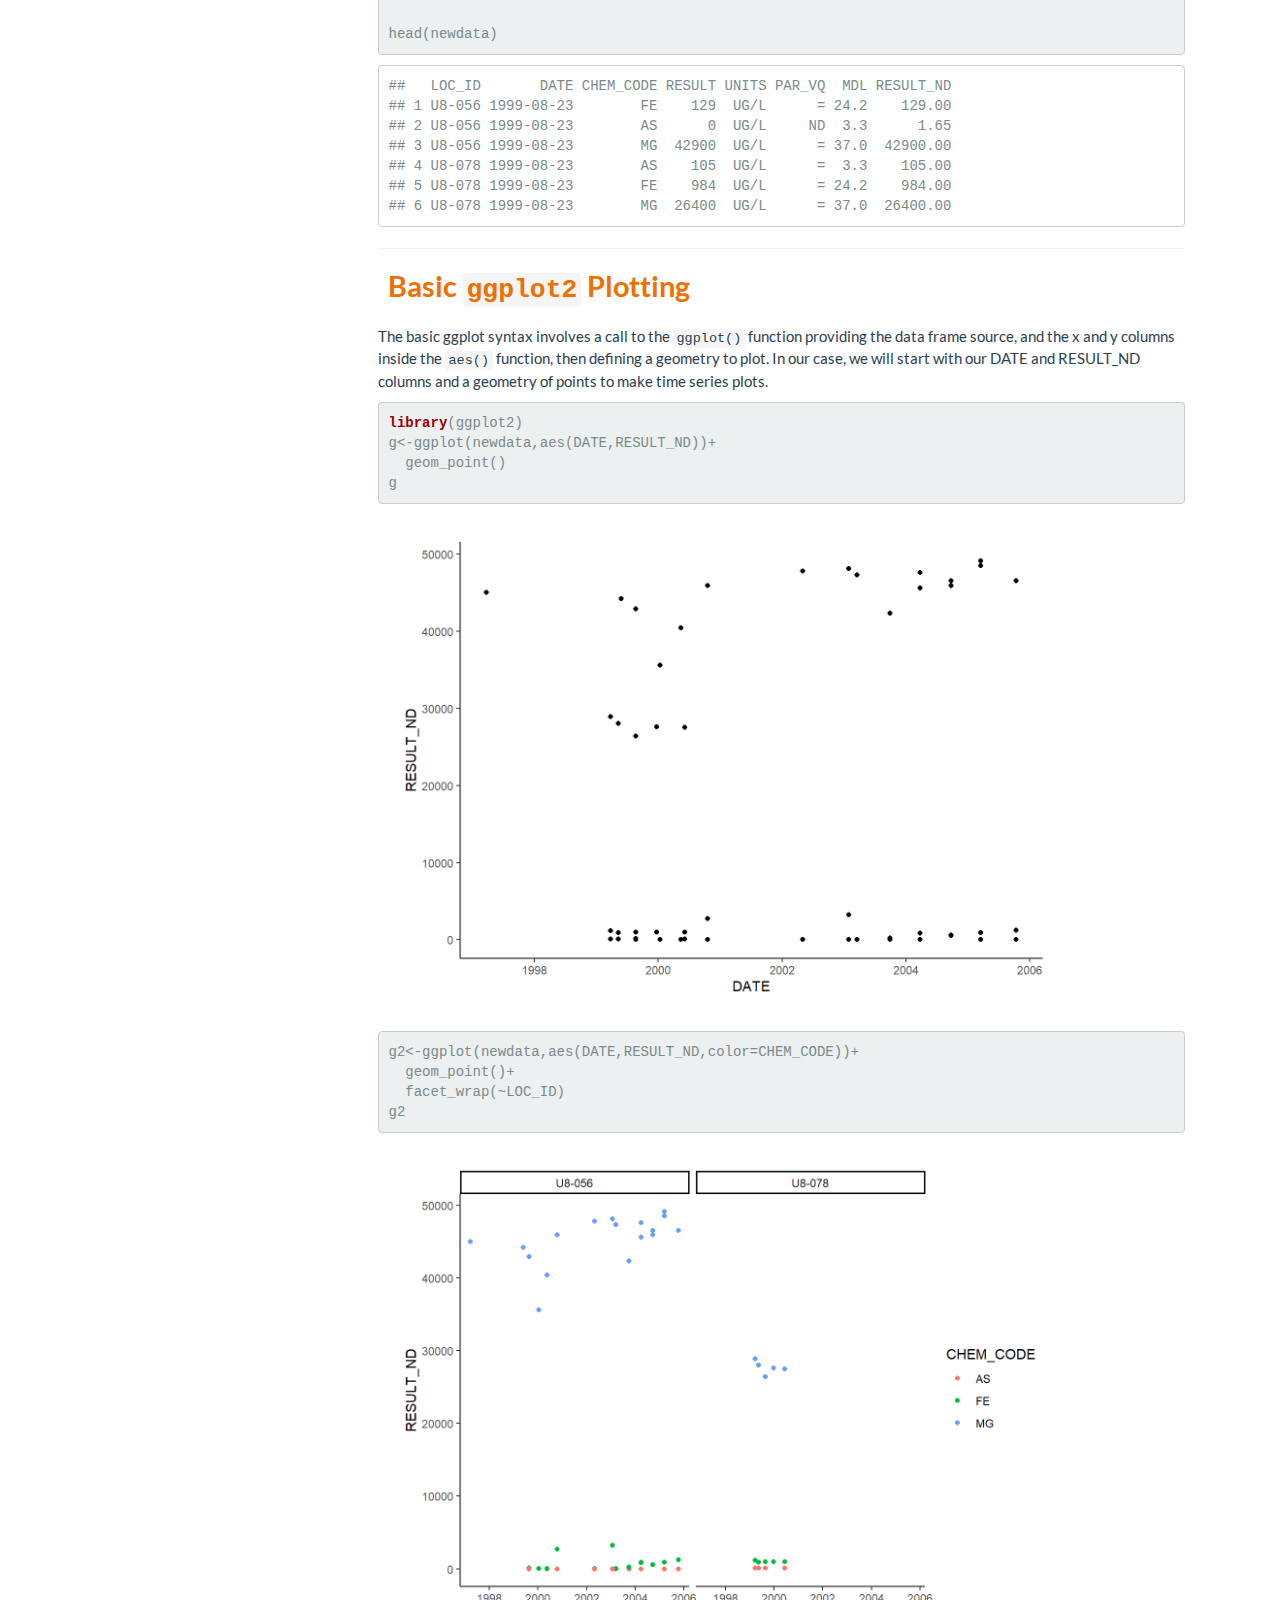
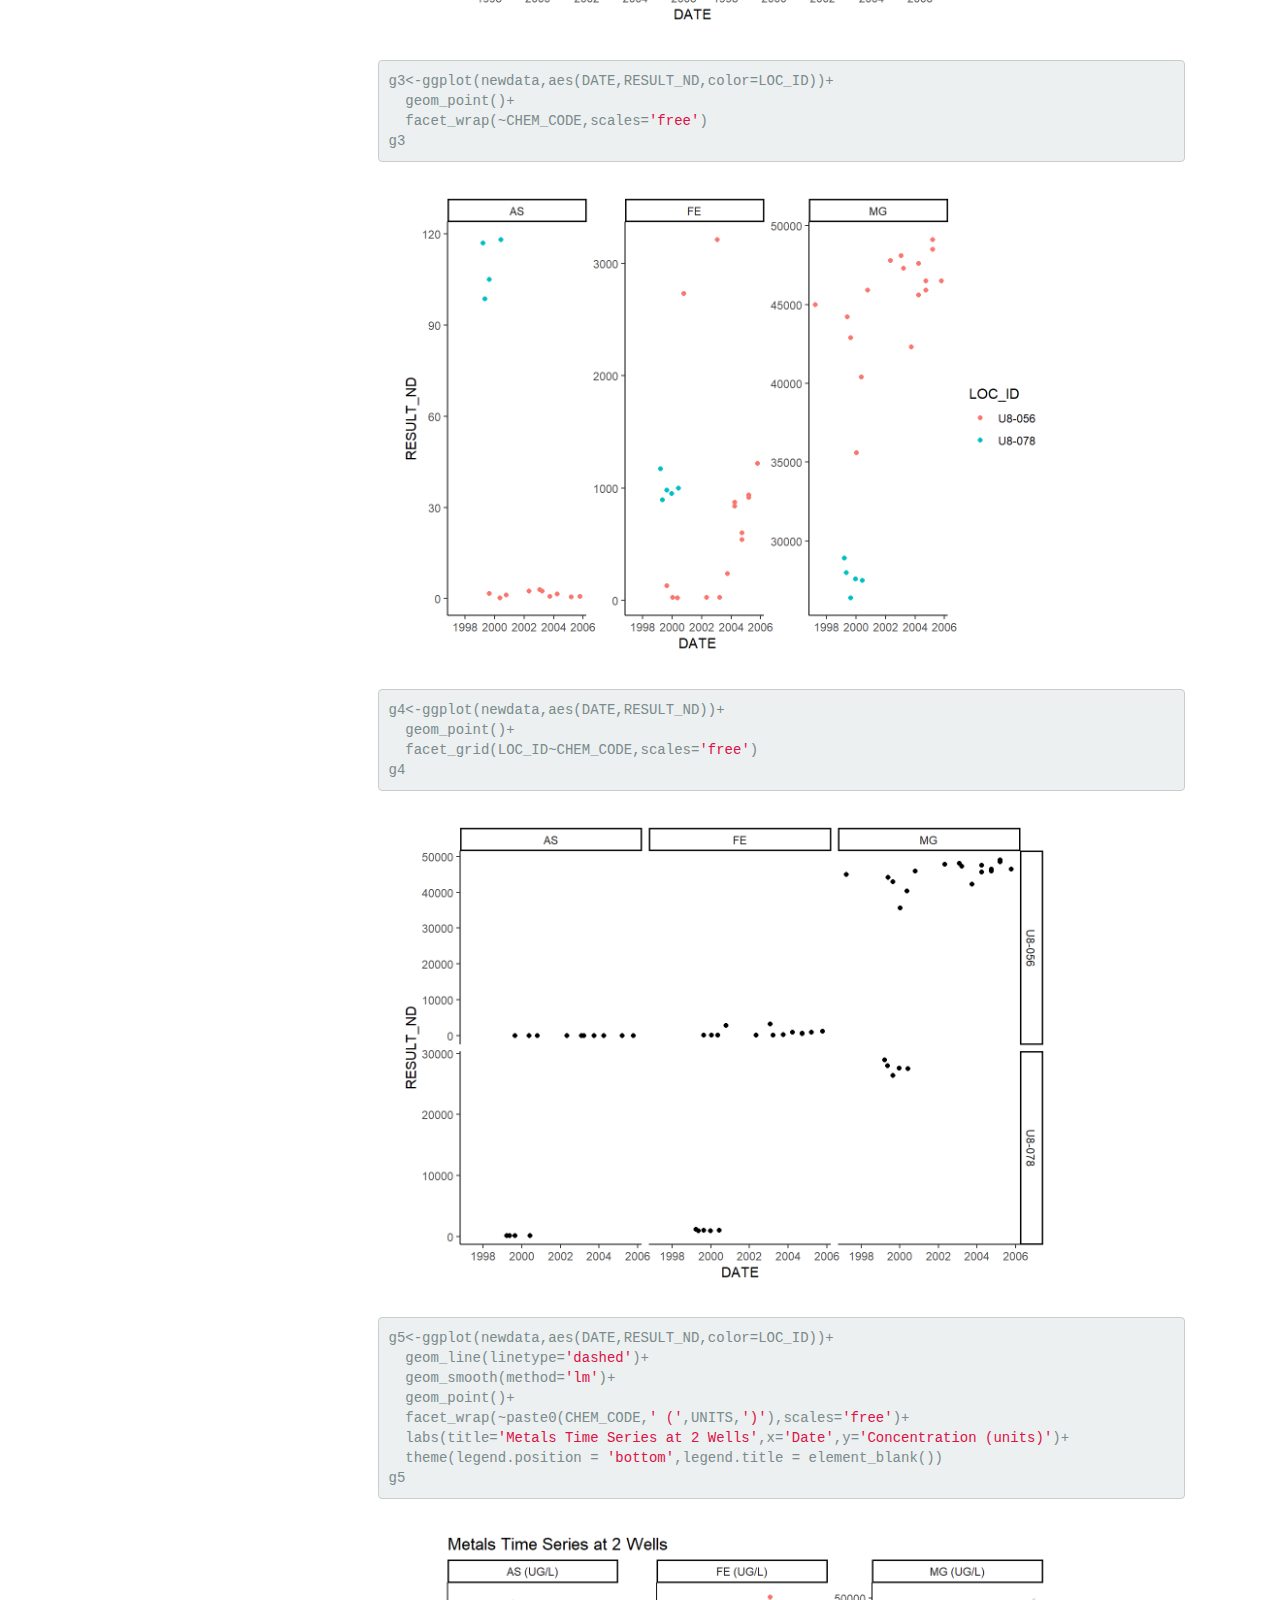
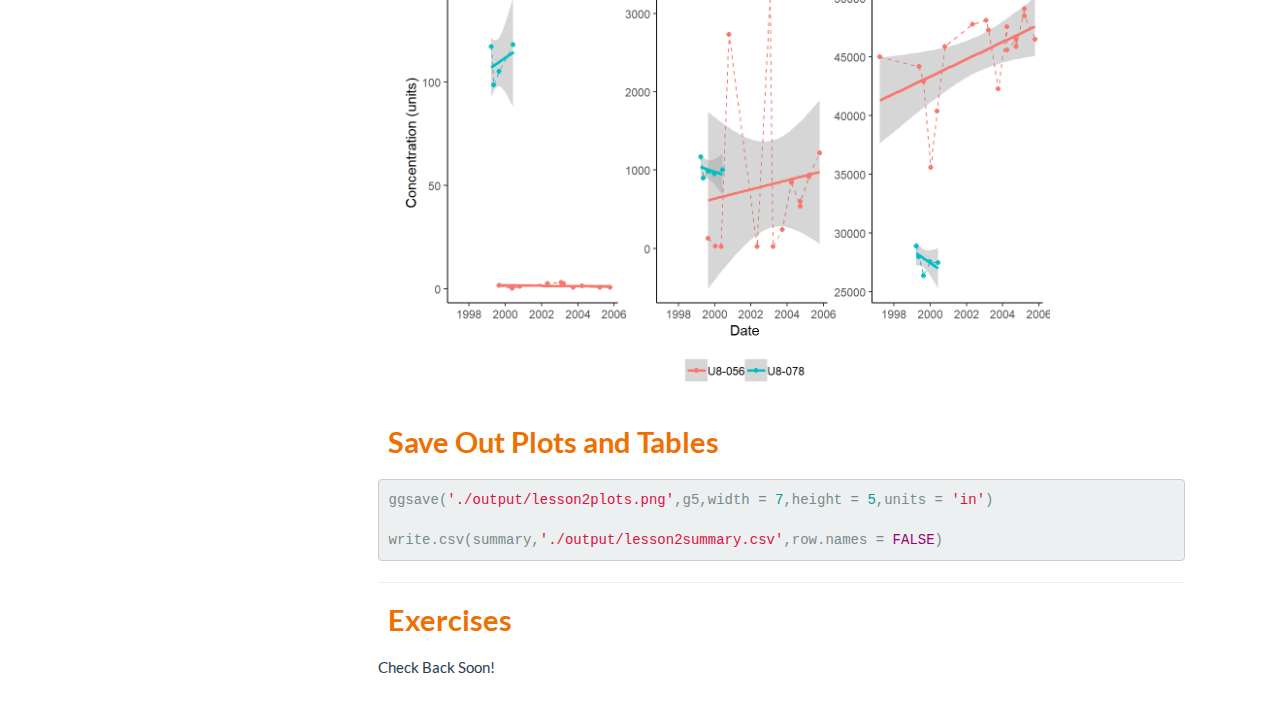
<file: lesson2.html>
<!DOCTYPE html>

<html xmlns="http://www.w3.org/1999/xhtml">

<head>

<meta charset="utf-8" />
<meta http-equiv="Content-Type" content="text/html; charset=utf-8" />
<meta name="generator" content="pandoc" />




<title>Lesson 2 - Data Sources, Data Wrangling, ggplot2</title>

<script src="site_libs/jquery-1.11.3/jquery.min.js"></script>
<meta name="viewport" content="width=device-width, initial-scale=1" />
<link href="site_libs/bootstrap-3.3.5/css/flatly.min.css" rel="stylesheet" />
<script src="site_libs/bootstrap-3.3.5/js/bootstrap.min.js"></script>
<script src="site_libs/bootstrap-3.3.5/shim/html5shiv.min.js"></script>
<script src="site_libs/bootstrap-3.3.5/shim/respond.min.js"></script>
<script src="site_libs/jqueryui-1.11.4/jquery-ui.min.js"></script>
<link href="site_libs/tocify-1.9.1/jquery.tocify.css" rel="stylesheet" />
<script src="site_libs/tocify-1.9.1/jquery.tocify.js"></script>
<script src="site_libs/navigation-1.1/tabsets.js"></script>
<link href="site_libs/highlightjs-9.12.0/default.css" rel="stylesheet" />
<script src="site_libs/highlightjs-9.12.0/highlight.js"></script>

<style type="text/css">code{white-space: pre;}</style>
<style type="text/css">
  pre:not([class]) {
    background-color: white;
  }
</style>
<script type="text/javascript">
if (window.hljs) {
  hljs.configure({languages: []});
  hljs.initHighlightingOnLoad();
  if (document.readyState && document.readyState === "complete") {
    window.setTimeout(function() { hljs.initHighlighting(); }, 0);
  }
}
</script>



<style type="text/css">
h1 {
  font-size: 34px;
}
h1.title {
  font-size: 38px;
}
h2 {
  font-size: 30px;
}
h3 {
  font-size: 24px;
}
h4 {
  font-size: 18px;
}
h5 {
  font-size: 16px;
}
h6 {
  font-size: 12px;
}
.table th:not([align]) {
  text-align: left;
}
</style>

<link rel="stylesheet" href="style.css" type="text/css" />

</head>

<body>

<style type = "text/css">
.main-container {
  max-width: 940px;
  margin-left: auto;
  margin-right: auto;
}
code {
  color: inherit;
  background-color: rgba(0, 0, 0, 0.04);
}
img {
  max-width:100%;
  height: auto;
}
.tabbed-pane {
  padding-top: 12px;
}
.html-widget {
  margin-bottom: 20px;
}
button.code-folding-btn:focus {
  outline: none;
}
summary {
  display: list-item;
}
</style>


<style type="text/css">
/* padding for bootstrap navbar */
body {
  padding-top: 60px;
  padding-bottom: 40px;
}
/* offset scroll position for anchor links (for fixed navbar)  */
.section h1 {
  padding-top: 65px;
  margin-top: -65px;
}
.section h2 {
  padding-top: 65px;
  margin-top: -65px;
}
.section h3 {
  padding-top: 65px;
  margin-top: -65px;
}
.section h4 {
  padding-top: 65px;
  margin-top: -65px;
}
.section h5 {
  padding-top: 65px;
  margin-top: -65px;
}
.section h6 {
  padding-top: 65px;
  margin-top: -65px;
}
.dropdown-submenu {
  position: relative;
}
.dropdown-submenu>.dropdown-menu {
  top: 0;
  left: 100%;
  margin-top: -6px;
  margin-left: -1px;
  border-radius: 0 6px 6px 6px;
}
.dropdown-submenu:hover>.dropdown-menu {
  display: block;
}
.dropdown-submenu>a:after {
  display: block;
  content: " ";
  float: right;
  width: 0;
  height: 0;
  border-color: transparent;
  border-style: solid;
  border-width: 5px 0 5px 5px;
  border-left-color: #cccccc;
  margin-top: 5px;
  margin-right: -10px;
}
.dropdown-submenu:hover>a:after {
  border-left-color: #ffffff;
}
.dropdown-submenu.pull-left {
  float: none;
}
.dropdown-submenu.pull-left>.dropdown-menu {
  left: -100%;
  margin-left: 10px;
  border-radius: 6px 0 6px 6px;
}
</style>

<script>
// manage active state of menu based on current page
$(document).ready(function () {
  // active menu anchor
  href = window.location.pathname
  href = href.substr(href.lastIndexOf('/') + 1)
  if (href === "")
    href = "index.html";
  var menuAnchor = $('a[href="' + href + '"]');

  // mark it active
  menuAnchor.parent().addClass('active');

  // if it's got a parent navbar menu mark it active as well
  menuAnchor.closest('li.dropdown').addClass('active');
});
</script>

<div class="container-fluid main-container">

<!-- tabsets -->

<style type="text/css">
.tabset-dropdown > .nav-tabs {
  display: inline-table;
  max-height: 500px;
  min-height: 44px;
  overflow-y: auto;
  background: white;
  border: 1px solid #ddd;
  border-radius: 4px;
}

.tabset-dropdown > .nav-tabs > li.active:before {
  content: "";
  font-family: 'Glyphicons Halflings';
  display: inline-block;
  padding: 10px;
  border-right: 1px solid #ddd;
}

.tabset-dropdown > .nav-tabs.nav-tabs-open > li.active:before {
  content: "&#xe258;";
  border: none;
}

.tabset-dropdown > .nav-tabs.nav-tabs-open:before {
  content: "";
  font-family: 'Glyphicons Halflings';
  display: inline-block;
  padding: 10px;
  border-right: 1px solid #ddd;
}

.tabset-dropdown > .nav-tabs > li.active {
  display: block;
}

.tabset-dropdown > .nav-tabs > li > a,
.tabset-dropdown > .nav-tabs > li > a:focus,
.tabset-dropdown > .nav-tabs > li > a:hover {
  border: none;
  display: inline-block;
  border-radius: 4px;
}

.tabset-dropdown > .nav-tabs.nav-tabs-open > li {
  display: block;
  float: none;
}

.tabset-dropdown > .nav-tabs > li {
  display: none;
}
</style>

<script>
$(document).ready(function () {
  window.buildTabsets("TOC");
});

$(document).ready(function () {
  $('.tabset-dropdown > .nav-tabs > li').click(function () {
    $(this).parent().toggleClass('nav-tabs-open')
  });
});
</script>

<!-- code folding -->



<script>
$(document).ready(function ()  {

    // move toc-ignore selectors from section div to header
    $('div.section.toc-ignore')
        .removeClass('toc-ignore')
        .children('h1,h2,h3,h4,h5').addClass('toc-ignore');

    // establish options
    var options = {
      selectors: "h1,h2,h3",
      theme: "bootstrap3",
      context: '.toc-content',
      hashGenerator: function (text) {
        return text.replace(/[.\\/?&!#<>]/g, '').replace(/\s/g, '_').toLowerCase();
      },
      ignoreSelector: ".toc-ignore",
      scrollTo: 0
    };
    options.showAndHide = false;
    options.smoothScroll = true;

    // tocify
    var toc = $("#TOC").tocify(options).data("toc-tocify");
});
</script>

<style type="text/css">

#TOC {
  margin: 25px 0px 20px 0px;
}
@media (max-width: 768px) {
#TOC {
  position: relative;
  width: 100%;
}
}


.toc-content {
  padding-left: 30px;
  padding-right: 40px;
}

div.main-container {
  max-width: 1200px;
}

div.tocify {
  width: 20%;
  max-width: 260px;
  max-height: 85%;
}

@media (min-width: 768px) and (max-width: 991px) {
  div.tocify {
    width: 25%;
  }
}

@media (max-width: 767px) {
  div.tocify {
    width: 100%;
    max-width: none;
  }
}

.tocify ul, .tocify li {
  line-height: 20px;
}

.tocify-subheader .tocify-item {
  font-size: 0.90em;
  padding-left: 25px;
  text-indent: 0;
}

.tocify .list-group-item {
  border-radius: 0px;
}

.tocify-subheader {
  display: inline;
}
.tocify-subheader .tocify-item {
  font-size: 0.95em;
}

</style>

<!-- setup 3col/9col grid for toc_float and main content  -->
<div class="row-fluid">
<div class="col-xs-12 col-sm-4 col-md-3">
<div id="TOC" class="tocify">
</div>
</div>

<div class="toc-content col-xs-12 col-sm-8 col-md-9">




<div class="navbar navbar-default  navbar-fixed-top" role="navigation">
  <div class="container">
    <div class="navbar-header">
      <button type="button" class="navbar-toggle collapsed" data-toggle="collapse" data-target="#navbar">
        <span class="icon-bar"></span>
        <span class="icon-bar"></span>
        <span class="icon-bar"></span>
      </button>
      <a class="navbar-brand" href="index.html">LearnR!</a>
    </div>
    <div id="navbar" class="navbar-collapse collapse">
      <ul class="nav navbar-nav">
        <li>
  <a href="index.html">Home</a>
</li>
<li>
  <a href="schedule.html">Schedule</a>
</li>
<li>
  <a href="lesson1.html">Lesson 1</a>
</li>
<li>
  <a href="lesson2.html">Lesson 2</a>
</li>
<li>
  <a href="resources.html">Resources</a>
</li>
<li>
  <a href="gallery.html">Gallery</a>
</li>
<li>
  <a href="about.html">About</a>
</li>
      </ul>
      <ul class="nav navbar-nav navbar-right">
        
      </ul>
    </div><!--/.nav-collapse -->
  </div><!--/.container -->
</div><!--/.navbar -->

<div class="fluid-row" id="header">



<h1 class="title toc-ignore">Lesson 2 - Data Sources, Data Wrangling, ggplot2</h1>

</div>


<hr>
<div id="r-packages" class="section level1">
<h1>R Packages</h1>
<p>A package is group of code files and associated files that are compiled to provide a library of R functions which serve a common purpose. An example is package ‘xlsx’ which contains functions for use in working with Excel files from R. Try installing these Excel interfacing packages, though some are dependent upon your current installation of JAVA.</p>
<pre><code>install.packages(&#39;xlsx&#39;)
install.packages(&#39;readxl&#39;)
install.packages(&#39;openxlsx&#39;)
install.packages(&#39;XLConnect&#39;)
    </code></pre>
<p>If you are getting an error installing some of these packages, request updated versions of 32- and 64-bit JAVA to be installed on your machine. Package <code>readxl</code> should not be problematic, however, as it does not have JAVA dependencies.</p>
<p>Most R packages install from the CRAN network, a worldwide repository for publicly shared R packages. There are thousands of packages contributed to the CRAN repository for almost any application, scientific or otherwise, you can think of. Packages can also be installed from any other repository such as GitHub or just from a .zip file, if the package you are interested in is not on CRAN.</p>
<div id="install-packages-for-this-class" class="section level2">
<h2>Install Packages for this Class</h2>
<p>Packages just need to be installed once on your machine, however, many packages are frequently updated.</p>
<p>Let’s install the following packages for use in this class:</p>
<pre><code>install.packages(&#39;dplyr&#39;) #This is a group of very powerful data wrangling functions.

install.packages(&#39;data.table&#39;) #Another popular and very powerful data wrangling package, popular with people processing large amounts of data.

install.packages(&#39;ggplot2) #A VERY popular visualization and plotting package.

</code></pre>
</div>
<div id="loading-packages-to-local-memory" class="section level2">
<h2>Loading Packages to Local Memory</h2>
<p>THough packages need only be installed once on your machine, they need to be called into local memory before use in every R session.</p>
<p><code>library(dplyr)</code> <code>library(ggplot2)</code> <code>library(data.table)</code></p>
<p></br></p>
<div id="see-what-is-loaded-in-the-current-session" class="section level3">
<h3>See what is loaded in the current session:</h3>
<p><code>sessionInfo()</code></p>
<p></br></p>
</div>
<div id="see-where-your-packages-are" class="section level3">
<h3>See where your packages are:</h3>
<p><code>.libPaths()</code></p>
<hr>
</div>
</div>
</div>
<div id="getting-data-into-r" class="section level1">
<h1>Getting Data into R</h1>
<p>There are lots of ways to import data to local memory and start working with the data, as there are ways to export your created objects.</p>
<div id="common-data-sources" class="section level2">
<h2>Common Data Sources</h2>
<ul>
<li><strong>CSV file</strong></li>
<li>Tab delimited file</li>
<li>Excel file</li>
<li><strong>Download a file from the internet</strong></li>
<li>Read a file from the internet</li>
<li>SQL query from a database</li>
<li>Web APIs</li>
<li>Scrape webpages</li>
</ul>
<p></br></p>
<div id="download-file" class="section level3">
<h3>Download File</h3>
<p><code>download.file(filepath)</code> Download the datafile from my github.</p>
<pre class="r"><code>fp&lt;-&#39;https://raw.githubusercontent.com/peernisse/LearnR/master/lesson2Data.csv&#39;


download.file(fp,destfile = &#39;./data/lesson2Data.csv&#39;,method=&#39;libcurl&#39;)</code></pre>
</div>
<div id="import-data-from-file" class="section level3">
<h3>Import Data from File</h3>
<p>Read these data files into local memory so we can do stuff with the data.</p>
<div id="reading-from-csv" class="section level4">
<h4>Reading from CSV</h4>
<pre class="r"><code>#Read csv file
data&lt;-read.csv(&#39;./data/lesson2Data.csv&#39;, stringsAsFactors = FALSE)</code></pre>
<hr>
</div>
</div>
</div>
</div>
<div id="inevitible-data-wrangling" class="section level1">
<h1>Inevitible Data Wrangling</h1>
<p>Filtering, selecting and arranging the data is all part of setting up for your analysis. The <code>dplyr</code> package provides a powerful set of functions for data manipulation. Also see <code>data.table</code>. Here, we will focus on <code>dplyr</code>.</p>
<div id="intoduction-to-dplyr" class="section level2">
<h2>Intoduction to dplyr</h2>
<p>We have two datasets in memory right now, one in long format and one in wide format.</p>
<p><code>What the what is Peter talking about right now?</code></p>
<div id="long-format-data" class="section level3">
<h3>Long Format Data</h3>
<p>This format is most useful for computerized statistical analysis, database data storage, and for analytical plotting.</p>
<pre class="r"><code>lf&lt;-data %&gt;% select(LOC_ID, SAMP_DATE,MATRIX_CODE,CHEM_CODE,RESULT,UNITS) %&gt;% .[1:10,]
lf</code></pre>
<pre><code>##    LOC_ID SAMP_DATE MATRIX_CODE CHEM_CODE RESULT UNITS
## 1  U8-048 19-AUG-99          WG        HG      0  UG/L
## 2  U8-048 19-AUG-99          WG        SB      0  UG/L
## 3  U8-048 19-AUG-99          WG        AS      0  UG/L
## 4  U8-048 19-AUG-99          WG        BA    554  UG/L
## 5  U8-048 19-AUG-99          WG        BE      0  UG/L
## 6  U8-048 19-AUG-99          WG        CD      0  UG/L
## 7  U8-048 19-AUG-99          WG        CA  67700  UG/L
## 8  U8-048 19-AUG-99          WG        CR      0  UG/L
## 9  U8-048 19-AUG-99          WG        FE    911  UG/L
## 10 U8-048 19-AUG-99          WG        PB      0  UG/L</code></pre>
</div>
<div id="wide-format-data" class="section level3">
<h3>Wide Format Data</h3>
<p>This data format is most useful for printing out on paper and then looking at it with your eyes. If you want to address analytical questions with a dataset like this, you will need paper, pencils, highlighters, maybe colored tape, and a calculator. We will look more at transitioning between long and wide formats in the next lesson.</p>
<pre class="r"><code>wf&lt;-data %&gt;% select(LOC_ID,SAMP_DATE,CHEM_CODE,RESULT) %&gt;% 
  filter(LOC_ID %in% c(&#39;U8-051&#39;,&#39;U8-052&#39;,&#39;U8-089&#39;,&#39;U8-046&#39;),
         CHEM_CODE %in% c(&#39;AS&#39;,&#39;CD&#39;,&#39;FE&#39;,&#39;PB&#39;)) %&gt;% 
  data.table::dcast(LOC_ID+SAMP_DATE~CHEM_CODE,fun.aggregate=max) %&gt;% 
  .[1:10,]
wf</code></pre>
<pre><code>##    LOC_ID SAMP_DATE       AS   CD      FE   PB
## 1  U8-046 08-SEP-95 60.10000    0  898.00    0
## 2  U8-046 16-MAY-00     -Inf -Inf  866.00 -Inf
## 3  U8-046 18-APR-97 69.70000 -Inf  896.00 -Inf
## 4  U8-046 22-AUG-96  0.00000 -Inf  994.00 -Inf
## 5  U8-051 01-DEC-06  0.00718    0    0.00    0
## 6  U8-051 01-DEC-10     -Inf -Inf    1.09 -Inf
## 7  U8-051 02-FEB-98     -Inf -Inf 1070.00 -Inf
## 8  U8-051 02-NOV-09     -Inf -Inf    0.00 -Inf
## 9  U8-051 03-APR-09     -Inf -Inf    0.00 -Inf
## 10 U8-051 07-SEP-95  0.00000    0    0.00    0</code></pre>
<p>The data we just downloaded are very clean, lucky us. But we will want to check the head, tail and dimensions briefly to see what we have here.</p>
<pre class="r"><code>head(data)
tail(data)
dim(data)
names(data)
str(data)</code></pre>
<p>Looks good. Let’s follow an example of calculating summary statistics on our data and creating a plot using <code>ggplot2</code> package. But first, as is always the case, we will need to massage the dataset before we do analyses.</p>
</div>
</div>
<div id="date-formatting" class="section level2">
<h2>Date Formatting</h2>
<p>A common issue in data work is formatting of dates and times. Check the format of our date column <code>SAMP_DATE</code> using <code>class()</code> and the <code>$</code> operator.</p>
<pre class="r"><code>class(data$SAMP_DATE)</code></pre>
<pre><code>## [1] &quot;character&quot;</code></pre>
<p>Our date column is a character class, meaning things would not sort by date and no hope of time series graphs, etc. THis happens commonly when reading data from a text file.</p>
<p>The following code will be of great help in fixing this. We will create a new column in the data frame and it will hold correctly formatted dates.</p>
<p><strong>Method 1</strong></p>
<pre class="r"><code>data$DATE&lt;-as.Date(data$SAMP_DATE,format=&#39;%d-%b-%y&#39;)
class(data$DATE)</code></pre>
<pre><code>## [1] &quot;Date&quot;</code></pre>
<p><strong>Method 2</strong></p>
<pre class="r"><code>newdates&lt;-strptime(data$SAMP_DATE,format=&#39;%d-%b-%y&#39;)
data$DATE&lt;-as.POSIXct(newdates)
class(data$DATE)</code></pre>
<pre><code>## [1] &quot;POSIXct&quot; &quot;POSIXt&quot;</code></pre>
<p>Now our data will sort by date properly. But we are going to want to do some other data manipulation to simplify the dataset and then analyze it.</p>
</div>
<div id="intoduction-to-dplyr-1" class="section level2">
<h2>Intoduction to dplyr</h2>
<p>There are many means of wrangling data in R, <code>dplyr</code> is a popular library for doing this, as is <code>data.table</code>, and of course base R. We will be using <code>dplyr</code> in this lesson.</p>
<pre class="r"><code>library(dplyr)</code></pre>
<p></br></p>
<div id="select-and-filter" class="section level3">
<h3>Select and Filter</h3>
<p>Let’s see what chemicals we have in the dataset, using <code>unique()</code>.</p>
<pre class="r"><code>unique(data$CHEM_CODE)
unique(data$LOC_ID)</code></pre>
<p>Now, let’s grab just the columns we need, and then use filtering to zero in on just a few locations and chemicals. We will use <code>dplyr</code> functions <code>select</code> and <code>filter</code>.</p>
<pre class="r"><code>#Create new dataframe to leave the original intact
newdata&lt;-select(data,LOC_ID,DATE,CHEM_CODE,RESULT,UNITS,PAR_VQ,MDL)
dim(newdata)</code></pre>
<pre><code>## [1] 28517     7</code></pre>
<pre class="r"><code>newdata&lt;-filter(newdata,LOC_ID %in% c(&#39;U8-056&#39;,&#39;U8-078&#39;),CHEM_CODE %in% c(&#39;FE&#39;,&#39;AS&#39;,&#39;MG&#39;))
dim(newdata)</code></pre>
<pre><code>## [1] 70  7</code></pre>
<p></br></p>
</div>
<div id="summarize" class="section level3">
<h3>Summarize</h3>
<p>We can use the <code>dplyr</code> functions <code>group_by</code> and <code>summarize</code> to create a summary table.</p>
<pre class="r"><code>#Create dtaframe containing a summary
summary&lt;-group_by(newdata,CHEM_CODE,LOC_ID)
summary&lt;-summarize(summary,
                   MinDate=min(DATE),
                   MaxDate=max(DATE),
                   N=length(RESULT),
                   Min=min(RESULT),
                   Max=max(RESULT),
                   Average=mean(RESULT),
                   Stdev=sd(RESULT))
summary</code></pre>
<pre><code>## # A tibble: 6 x 9
## # Groups:   CHEM_CODE [3]
##   CHEM_CODE LOC_ID MinDate             MaxDate                 N    Min
##   &lt;chr&gt;     &lt;chr&gt;  &lt;dttm&gt;              &lt;dttm&gt;              &lt;int&gt;  &lt;dbl&gt;
## 1 AS        U8-056 1997-03-24 00:00:00 2005-10-13 00:00:00    16 0.    
## 2 AS        U8-078 1999-03-25 00:00:00 2000-06-07 00:00:00     6 9.86e1
## 3 FE        U8-056 1997-03-24 00:00:00 2005-10-13 00:00:00    17 0.    
## 4 FE        U8-078 1999-03-25 00:00:00 2000-06-07 00:00:00     7 8.97e2
## 5 MG        U8-056 1997-03-24 00:00:00 2005-10-13 00:00:00    17 3.56e4
## 6 MG        U8-078 1999-03-25 00:00:00 2000-06-07 00:00:00     7 2.64e4
## # ... with 3 more variables: Max &lt;dbl&gt;, Average &lt;dbl&gt;, Stdev &lt;dbl&gt;</code></pre>
<p></br></p>
</div>
<div id="the-pipe-operator" class="section level3">
<h3>The Pipe Operator ( %&gt;% )</h3>
<p>In <code>dplyr</code> there is a very useful operator called the pipe, which removes the need to state your object as the first argument of a <code>dplyr</code> function, and chains the whole process together. It is an annoying character to type, so use the key shortcut for it which is <code>ctrl+shift+M</code>.</p>
<pre class="r"><code>summary&lt;-data %&gt;% 
  select(LOC_ID,DATE,CHEM_CODE,RESULT,UNITS,PAR_VQ,MDL) %&gt;% 
  filter(LOC_ID %in% c(&#39;U8-056&#39;,&#39;U8-078&#39;),CHEM_CODE %in% c(&#39;FE&#39;,&#39;AS&#39;,&#39;MG&#39;)) %&gt;% 
  group_by(CHEM_CODE,LOC_ID) %&gt;% 
  summarize(MinDate=min(DATE),
                   MaxDate=max(DATE),
                   N=length(RESULT),
                   Min=min(RESULT),
                   Max=max(RESULT),
                   Average=mean(RESULT),
                   Stdev=sd(RESULT))
summary</code></pre>
<pre><code>## # A tibble: 6 x 9
## # Groups:   CHEM_CODE [3]
##   CHEM_CODE LOC_ID MinDate             MaxDate                 N    Min
##   &lt;chr&gt;     &lt;chr&gt;  &lt;dttm&gt;              &lt;dttm&gt;              &lt;int&gt;  &lt;dbl&gt;
## 1 AS        U8-056 1997-03-24 00:00:00 2005-10-13 00:00:00    16 0.    
## 2 AS        U8-078 1999-03-25 00:00:00 2000-06-07 00:00:00     6 9.86e1
## 3 FE        U8-056 1997-03-24 00:00:00 2005-10-13 00:00:00    17 0.    
## 4 FE        U8-078 1999-03-25 00:00:00 2000-06-07 00:00:00     7 8.97e2
## 5 MG        U8-056 1997-03-24 00:00:00 2005-10-13 00:00:00    17 3.56e4
## 6 MG        U8-078 1999-03-25 00:00:00 2000-06-07 00:00:00     7 2.64e4
## # ... with 3 more variables: Max &lt;dbl&gt;, Average &lt;dbl&gt;, Stdev &lt;dbl&gt;</code></pre>
<p></br></p>
</div>
<div id="mutate" class="section level3">
<h3>Mutate</h3>
<p>The <code>dplyr</code> function <code>mutate</code> is used to create or modify columns.</p>
<p>In our data example, I would like the non-detected values currently recorded as zero to be replaced with one-half the method detection limit (MDL). We will create a new column <code>RESULT_ND</code> to hold this information, using the function <code>ifelse</code> to do the logic.</p>
<pre class="r"><code>newdata&lt;-data %&gt;%
  select(LOC_ID,DATE,CHEM_CODE,RESULT,UNITS,PAR_VQ,MDL) %&gt;% 
  filter(LOC_ID %in% c(&#39;U8-056&#39;,&#39;U8-078&#39;),CHEM_CODE %in% c(&#39;FE&#39;,&#39;AS&#39;,&#39;MG&#39;)) %&gt;% 
  mutate(RESULT_ND = ifelse(PAR_VQ==&#39;ND&#39;,0.5*MDL,RESULT))#ifelse reads 3 arguments the same as the IF function in Excel
  
head(newdata)</code></pre>
<pre><code>##   LOC_ID       DATE CHEM_CODE RESULT UNITS PAR_VQ  MDL RESULT_ND
## 1 U8-056 1999-08-23        FE    129  UG/L      = 24.2    129.00
## 2 U8-056 1999-08-23        AS      0  UG/L     ND  3.3      1.65
## 3 U8-056 1999-08-23        MG  42900  UG/L      = 37.0  42900.00
## 4 U8-078 1999-08-23        AS    105  UG/L      =  3.3    105.00
## 5 U8-078 1999-08-23        FE    984  UG/L      = 24.2    984.00
## 6 U8-078 1999-08-23        MG  26400  UG/L      = 37.0  26400.00</code></pre>
<hr>
</div>
</div>
</div>
<div id="basic-ggplot2-plotting" class="section level1">
<h1>Basic <code>ggplot2</code> Plotting</h1>
<p>The basic ggplot syntax involves a call to the <code>ggplot()</code> function providing the data frame source, and the x and y columns inside the <code>aes()</code> function, then defining a geometry to plot. In our case, we will start with our DATE and RESULT_ND columns and a geometry of points to make time series plots.</p>
<pre class="r"><code>library(ggplot2)
g&lt;-ggplot(newdata,aes(DATE,RESULT_ND))+
  geom_point()
g</code></pre>
<p><img src="lesson2_files/figure-html/plot1-1.png" width="672" /></p>
<pre class="r"><code>g2&lt;-ggplot(newdata,aes(DATE,RESULT_ND,color=CHEM_CODE))+
  geom_point()+
  facet_wrap(~LOC_ID)
g2</code></pre>
<p><img src="lesson2_files/figure-html/plot2-1.png" width="672" /></p>
<pre class="r"><code>g3&lt;-ggplot(newdata,aes(DATE,RESULT_ND,color=LOC_ID))+
  geom_point()+
  facet_wrap(~CHEM_CODE,scales=&#39;free&#39;)
g3</code></pre>
<p><img src="lesson2_files/figure-html/plot%203-1.png" width="672" /></p>
<pre class="r"><code>g4&lt;-ggplot(newdata,aes(DATE,RESULT_ND))+
  geom_point()+
  facet_grid(LOC_ID~CHEM_CODE,scales=&#39;free&#39;)
g4</code></pre>
<p><img src="lesson2_files/figure-html/plot%204-1.png" width="672" /></p>
<pre class="r"><code>g5&lt;-ggplot(newdata,aes(DATE,RESULT_ND,color=LOC_ID))+
  geom_line(linetype=&#39;dashed&#39;)+
  geom_smooth(method=&#39;lm&#39;)+
  geom_point()+
  facet_wrap(~paste0(CHEM_CODE,&#39; (&#39;,UNITS,&#39;)&#39;),scales=&#39;free&#39;)+
  labs(title=&#39;Metals Time Series at 2 Wells&#39;,x=&#39;Date&#39;,y=&#39;Concentration (units)&#39;)+
  theme(legend.position = &#39;bottom&#39;,legend.title = element_blank())
g5</code></pre>
<p><img src="lesson2_files/figure-html/plot%205-1.png" width="672" /></p>
</div>
<div id="save-out-plots-and-tables" class="section level1">
<h1>Save Out Plots and Tables</h1>
<pre class="r"><code>ggsave(&#39;./output/lesson2plots.png&#39;,g5,width = 7,height = 5,units = &#39;in&#39;)

write.csv(summary,&#39;./output/lesson2summary.csv&#39;,row.names = FALSE)</code></pre>
<hr>
</div>
<div id="exercises" class="section level1">
<h1>Exercises</h1>
<p>Check Back Soon!</p>
</div>



</div>
</div>

</div>

<script>

// add bootstrap table styles to pandoc tables
function bootstrapStylePandocTables() {
  $('tr.header').parent('thead').parent('table').addClass('table table-condensed');
}
$(document).ready(function () {
  bootstrapStylePandocTables();
});


</script>

<!-- dynamically load mathjax for compatibility with self-contained -->
<script>
  (function () {
    var script = document.createElement("script");
    script.type = "text/javascript";
    script.src  = "https://mathjax.rstudio.com/latest/MathJax.js?config=TeX-AMS-MML_HTMLorMML";
    document.getElementsByTagName("head")[0].appendChild(script);
  })();
</script>

</body>
</html>
</file>
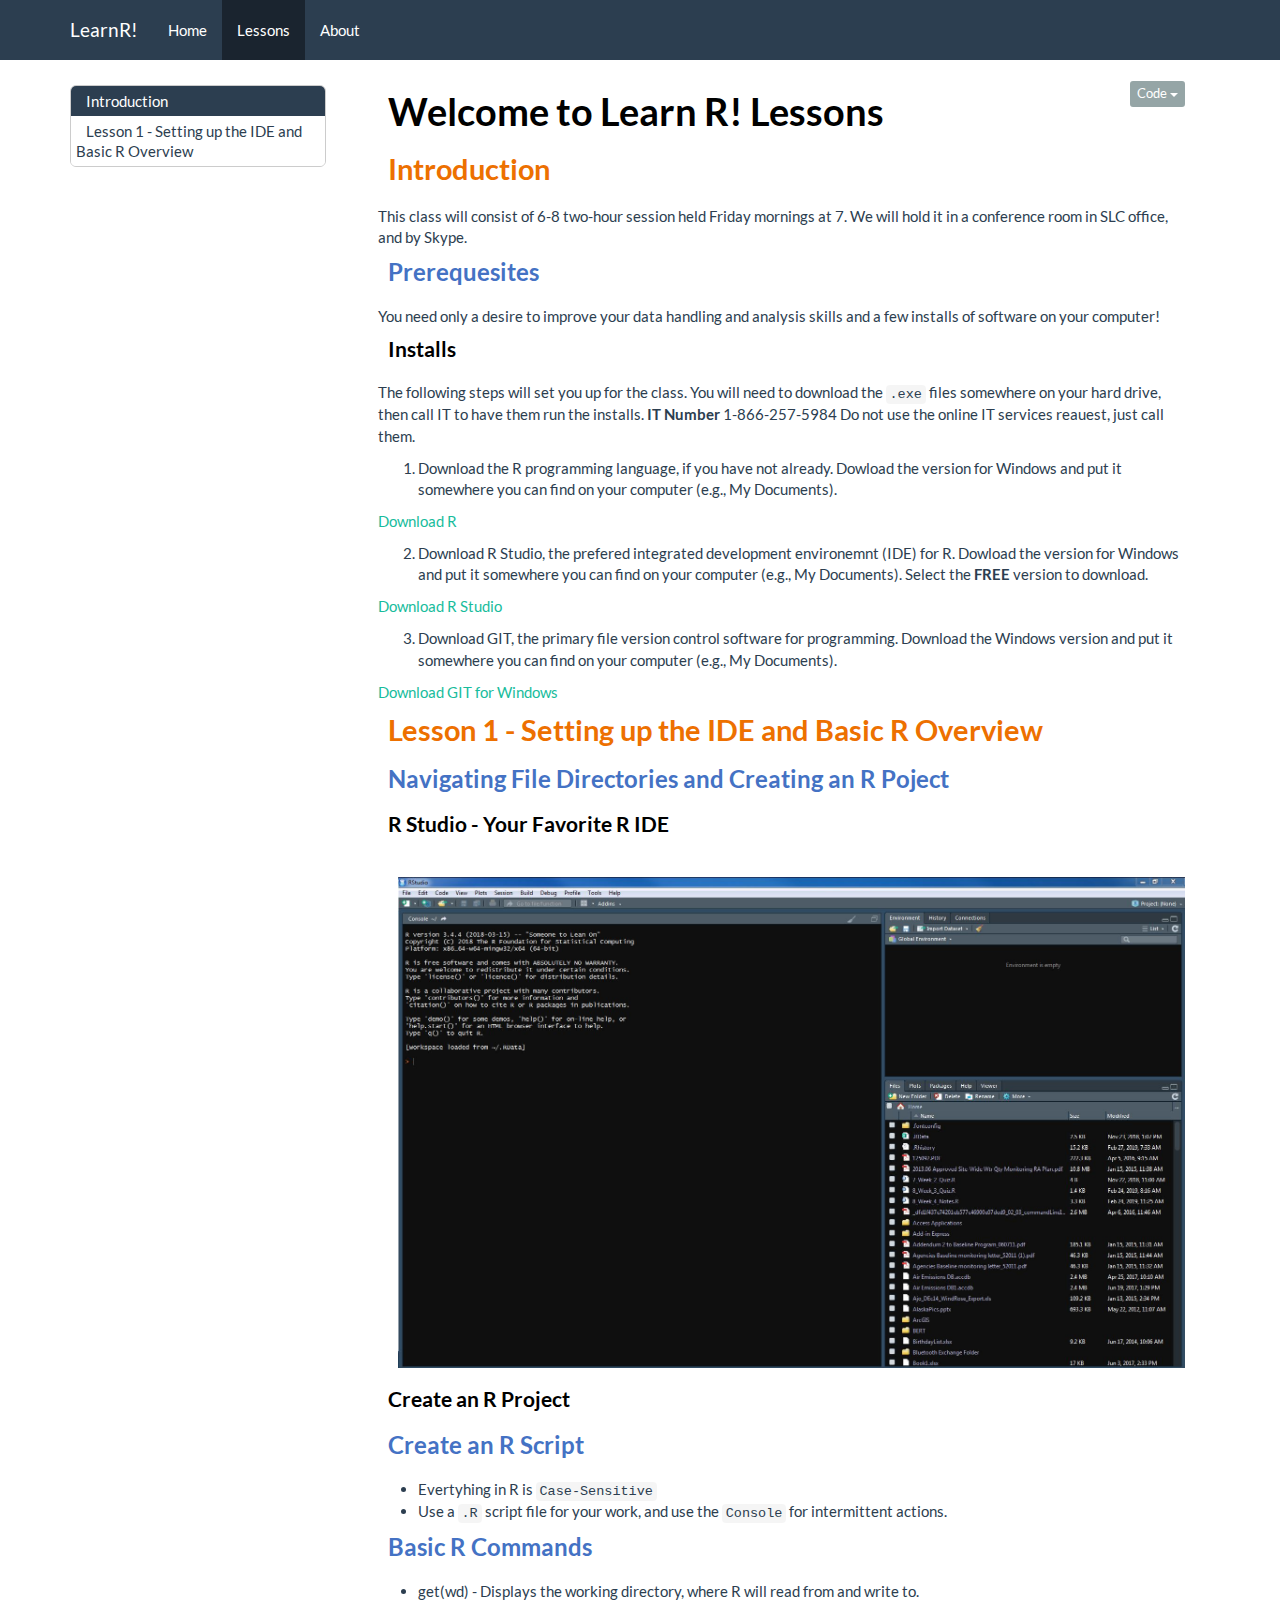
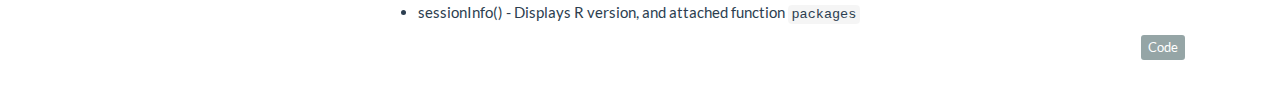
<file: lessons.html>
<!DOCTYPE html>

<html xmlns="http://www.w3.org/1999/xhtml">

<head>

<meta charset="utf-8" />
<meta http-equiv="Content-Type" content="text/html; charset=utf-8" />
<meta name="generator" content="pandoc" />




<title>Welcome to Learn R! Lessons</title>

<script src="site_libs/jquery-1.11.3/jquery.min.js"></script>
<meta name="viewport" content="width=device-width, initial-scale=1" />
<link href="site_libs/bootstrap-3.3.5/css/flatly.min.css" rel="stylesheet" />
<script src="site_libs/bootstrap-3.3.5/js/bootstrap.min.js"></script>
<script src="site_libs/bootstrap-3.3.5/shim/html5shiv.min.js"></script>
<script src="site_libs/bootstrap-3.3.5/shim/respond.min.js"></script>
<script src="site_libs/jqueryui-1.11.4/jquery-ui.min.js"></script>
<link href="site_libs/tocify-1.9.1/jquery.tocify.css" rel="stylesheet" />
<script src="site_libs/tocify-1.9.1/jquery.tocify.js"></script>
<script src="site_libs/navigation-1.1/tabsets.js"></script>
<script src="site_libs/navigation-1.1/codefolding.js"></script>
<link href="site_libs/highlightjs-9.12.0/default.css" rel="stylesheet" />
<script src="site_libs/highlightjs-9.12.0/highlight.js"></script>

<style type="text/css">code{white-space: pre;}</style>
<style type="text/css">
  pre:not([class]) {
    background-color: white;
  }
</style>
<script type="text/javascript">
if (window.hljs) {
  hljs.configure({languages: []});
  hljs.initHighlightingOnLoad();
  if (document.readyState && document.readyState === "complete") {
    window.setTimeout(function() { hljs.initHighlighting(); }, 0);
  }
}
</script>



<style type="text/css">
h1 {
  font-size: 34px;
}
h1.title {
  font-size: 38px;
}
h2 {
  font-size: 30px;
}
h3 {
  font-size: 24px;
}
h4 {
  font-size: 18px;
}
h5 {
  font-size: 16px;
}
h6 {
  font-size: 12px;
}
.table th:not([align]) {
  text-align: left;
}
</style>

<link rel="stylesheet" href="style.css" type="text/css" />

</head>

<body>

<style type = "text/css">
.main-container {
  max-width: 940px;
  margin-left: auto;
  margin-right: auto;
}
code {
  color: inherit;
  background-color: rgba(0, 0, 0, 0.04);
}
img {
  max-width:100%;
  height: auto;
}
.tabbed-pane {
  padding-top: 12px;
}
.html-widget {
  margin-bottom: 20px;
}
button.code-folding-btn:focus {
  outline: none;
}
summary {
  display: list-item;
}
</style>


<style type="text/css">
/* padding for bootstrap navbar */
body {
  padding-top: 60px;
  padding-bottom: 40px;
}
/* offset scroll position for anchor links (for fixed navbar)  */
.section h1 {
  padding-top: 65px;
  margin-top: -65px;
}
.section h2 {
  padding-top: 65px;
  margin-top: -65px;
}
.section h3 {
  padding-top: 65px;
  margin-top: -65px;
}
.section h4 {
  padding-top: 65px;
  margin-top: -65px;
}
.section h5 {
  padding-top: 65px;
  margin-top: -65px;
}
.section h6 {
  padding-top: 65px;
  margin-top: -65px;
}
.dropdown-submenu {
  position: relative;
}
.dropdown-submenu>.dropdown-menu {
  top: 0;
  left: 100%;
  margin-top: -6px;
  margin-left: -1px;
  border-radius: 0 6px 6px 6px;
}
.dropdown-submenu:hover>.dropdown-menu {
  display: block;
}
.dropdown-submenu>a:after {
  display: block;
  content: " ";
  float: right;
  width: 0;
  height: 0;
  border-color: transparent;
  border-style: solid;
  border-width: 5px 0 5px 5px;
  border-left-color: #cccccc;
  margin-top: 5px;
  margin-right: -10px;
}
.dropdown-submenu:hover>a:after {
  border-left-color: #ffffff;
}
.dropdown-submenu.pull-left {
  float: none;
}
.dropdown-submenu.pull-left>.dropdown-menu {
  left: -100%;
  margin-left: 10px;
  border-radius: 6px 0 6px 6px;
}
</style>

<script>
// manage active state of menu based on current page
$(document).ready(function () {
  // active menu anchor
  href = window.location.pathname
  href = href.substr(href.lastIndexOf('/') + 1)
  if (href === "")
    href = "index.html";
  var menuAnchor = $('a[href="' + href + '"]');

  // mark it active
  menuAnchor.parent().addClass('active');

  // if it's got a parent navbar menu mark it active as well
  menuAnchor.closest('li.dropdown').addClass('active');
});
</script>

<div class="container-fluid main-container">

<!-- tabsets -->

<style type="text/css">
.tabset-dropdown > .nav-tabs {
  display: inline-table;
  max-height: 500px;
  min-height: 44px;
  overflow-y: auto;
  background: white;
  border: 1px solid #ddd;
  border-radius: 4px;
}

.tabset-dropdown > .nav-tabs > li.active:before {
  content: "";
  font-family: 'Glyphicons Halflings';
  display: inline-block;
  padding: 10px;
  border-right: 1px solid #ddd;
}

.tabset-dropdown > .nav-tabs.nav-tabs-open > li.active:before {
  content: "&#xe258;";
  border: none;
}

.tabset-dropdown > .nav-tabs.nav-tabs-open:before {
  content: "";
  font-family: 'Glyphicons Halflings';
  display: inline-block;
  padding: 10px;
  border-right: 1px solid #ddd;
}

.tabset-dropdown > .nav-tabs > li.active {
  display: block;
}

.tabset-dropdown > .nav-tabs > li > a,
.tabset-dropdown > .nav-tabs > li > a:focus,
.tabset-dropdown > .nav-tabs > li > a:hover {
  border: none;
  display: inline-block;
  border-radius: 4px;
}

.tabset-dropdown > .nav-tabs.nav-tabs-open > li {
  display: block;
  float: none;
}

.tabset-dropdown > .nav-tabs > li {
  display: none;
}
</style>

<script>
$(document).ready(function () {
  window.buildTabsets("TOC");
});

$(document).ready(function () {
  $('.tabset-dropdown > .nav-tabs > li').click(function () {
    $(this).parent().toggleClass('nav-tabs-open')
  });
});
</script>

<!-- code folding -->
<style type="text/css">
.code-folding-btn { margin-bottom: 4px; }
</style>
<script>
$(document).ready(function () {
  window.initializeCodeFolding("hide" === "show");
});
</script>



<script>
$(document).ready(function ()  {

    // move toc-ignore selectors from section div to header
    $('div.section.toc-ignore')
        .removeClass('toc-ignore')
        .children('h1,h2,h3,h4,h5').addClass('toc-ignore');

    // establish options
    var options = {
      selectors: "h1,h2,h3",
      theme: "bootstrap3",
      context: '.toc-content',
      hashGenerator: function (text) {
        return text.replace(/[.\\/?&!#<>]/g, '').replace(/\s/g, '_').toLowerCase();
      },
      ignoreSelector: ".toc-ignore",
      scrollTo: 0
    };
    options.showAndHide = true;
    options.smoothScroll = true;

    // tocify
    var toc = $("#TOC").tocify(options).data("toc-tocify");
});
</script>

<style type="text/css">

#TOC {
  margin: 25px 0px 20px 0px;
}
@media (max-width: 768px) {
#TOC {
  position: relative;
  width: 100%;
}
}


.toc-content {
  padding-left: 30px;
  padding-right: 40px;
}

div.main-container {
  max-width: 1200px;
}

div.tocify {
  width: 20%;
  max-width: 260px;
  max-height: 85%;
}

@media (min-width: 768px) and (max-width: 991px) {
  div.tocify {
    width: 25%;
  }
}

@media (max-width: 767px) {
  div.tocify {
    width: 100%;
    max-width: none;
  }
}

.tocify ul, .tocify li {
  line-height: 20px;
}

.tocify-subheader .tocify-item {
  font-size: 0.90em;
  padding-left: 25px;
  text-indent: 0;
}

.tocify .list-group-item {
  border-radius: 0px;
}


</style>

<!-- setup 3col/9col grid for toc_float and main content  -->
<div class="row-fluid">
<div class="col-xs-12 col-sm-4 col-md-3">
<div id="TOC" class="tocify">
</div>
</div>

<div class="toc-content col-xs-12 col-sm-8 col-md-9">




<div class="navbar navbar-default  navbar-fixed-top" role="navigation">
  <div class="container">
    <div class="navbar-header">
      <button type="button" class="navbar-toggle collapsed" data-toggle="collapse" data-target="#navbar">
        <span class="icon-bar"></span>
        <span class="icon-bar"></span>
        <span class="icon-bar"></span>
      </button>
      <a class="navbar-brand" href="index.html">LearnR!</a>
    </div>
    <div id="navbar" class="navbar-collapse collapse">
      <ul class="nav navbar-nav">
        <li>
  <a href="index.html">Home</a>
</li>
<li>
  <a href="lessons.html">Lessons</a>
</li>
<li>
  <a href="about.html">About</a>
</li>
      </ul>
      <ul class="nav navbar-nav navbar-right">
        
      </ul>
    </div><!--/.nav-collapse -->
  </div><!--/.container -->
</div><!--/.navbar -->

<div class="fluid-row" id="header">

<div class="btn-group pull-right">
<button type="button" class="btn btn-default btn-xs dropdown-toggle" data-toggle="dropdown" aria-haspopup="true" aria-expanded="false"><span>Code</span> <span class="caret"></span></button>
<ul class="dropdown-menu" style="min-width: 50px;">
<li><a id="rmd-show-all-code" href="#">Show All Code</a></li>
<li><a id="rmd-hide-all-code" href="#">Hide All Code</a></li>
</ul>
</div>



<h1 class="title toc-ignore">Welcome to Learn R! Lessons</h1>

</div>


<div id="introduction" class="section level1">
<h1>Introduction</h1>
<p>This class will consist of 6-8 two-hour session held Friday mornings at 7. We will hold it in a conference room in SLC office, and by Skype.</p>
<div id="prerequesites" class="section level2">
<h2>Prerequesites</h2>
<p>You need only a desire to improve your data handling and analysis skills and a few installs of software on your computer!</p>
<div id="installs" class="section level3">
<h3>Installs</h3>
<p>The following steps will set you up for the class. You will need to download the <code>.exe</code> files somewhere on your hard drive, then call IT to have them run the installs. <strong>IT Number</strong> 1-866-257-5984 Do not use the online IT services reauest, just call them.</p>
<ol style="list-style-type: decimal">
<li>Download the R programming language, if you have not already. Dowload the version for Windows and put it somewhere you can find on your computer (e.g., My Documents).</li>
</ol>
<p><a href="https://cran.r-project.org/bin/windows/base/old/3.4.4/" target="_blank">Download R</a></p>
<ol start="2" style="list-style-type: decimal">
<li>Download R Studio, the prefered integrated development environemnt (IDE) for R. Dowload the version for Windows and put it somewhere you can find on your computer (e.g., My Documents). Select the <strong>FREE</strong> version to download.</li>
</ol>
<p><a href="https://www.rstudio.com/products/rstudio/download/" target="_blank">Download R Studio</a></p>
<ol start="3" style="list-style-type: decimal">
<li>Download GIT, the primary file version control software for programming. Download the Windows version and put it somewhere you can find on your computer (e.g., My Documents).</li>
</ol>
<p><a href="https://git-scm.com/downloads" target="_blank">Download GIT for Windows</a></p>
</div>
</div>
</div>
<div id="lesson-1---setting-up-the-ide-and-basic-r-overview" class="section level1">
<h1>Lesson 1 - Setting up the IDE and Basic R Overview</h1>
<div id="navigating-file-directories-and-creating-an-r-poject" class="section level2">
<h2>Navigating File Directories and Creating an R Poject</h2>
<div id="r-studio---your-favorite-r-ide" class="section level3">
<h3>R Studio - Your Favorite R IDE</h3>
<div class="figure">
<img src="img/rstudio1.JPG" />

</div>
</div>
<div id="create-an-r-project" class="section level3">
<h3>Create an R Project</h3>
</div>
</div>
<div id="create-an-r-script" class="section level2">
<h2>Create an R Script</h2>
<ul>
<li>Evertyhing in R is <code>Case-Sensitive</code></li>
<li>Use a <code>.R</code> script file for your work, and use the <code>Console</code> for intermittent actions.</li>
</ul>
</div>
<div id="basic-r-commands" class="section level2">
<h2>Basic R Commands</h2>
<ul>
<li>get(wd) - Displays the working directory, where R will read from and write to.</li>
<li>sessionInfo() - Displays R version, and attached function <code>packages</code></li>
</ul>
<pre class="r"><code>#Check working directory
getwd()

#Check out session info
sessionInfo()</code></pre>
</div>
</div>



</div>
</div>

</div>

<script>

// add bootstrap table styles to pandoc tables
function bootstrapStylePandocTables() {
  $('tr.header').parent('thead').parent('table').addClass('table table-condensed');
}
$(document).ready(function () {
  bootstrapStylePandocTables();
});


</script>

<!-- dynamically load mathjax for compatibility with self-contained -->
<script>
  (function () {
    var script = document.createElement("script");
    script.type = "text/javascript";
    script.src  = "https://mathjax.rstudio.com/latest/MathJax.js?config=TeX-AMS-MML_HTMLorMML";
    document.getElementsByTagName("head")[0].appendChild(script);
  })();
</script>

</body>
</html>
</file>
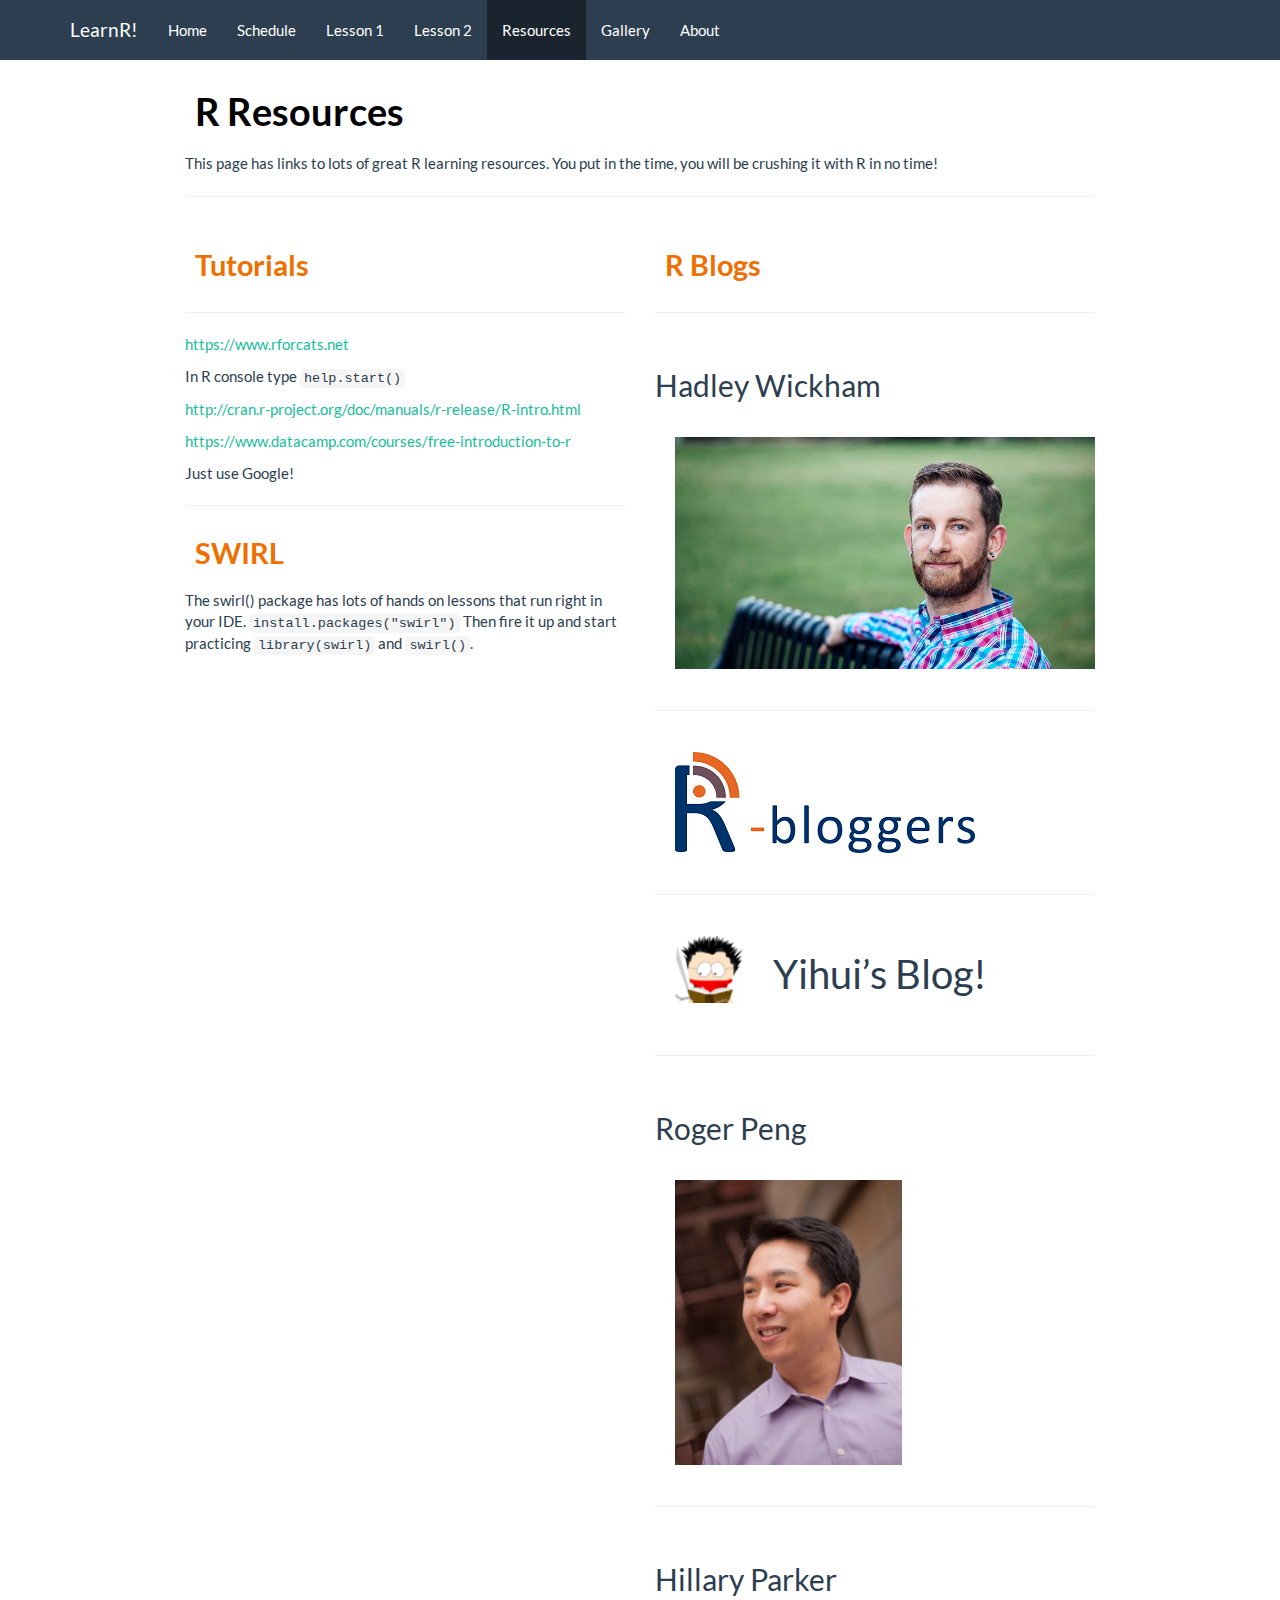
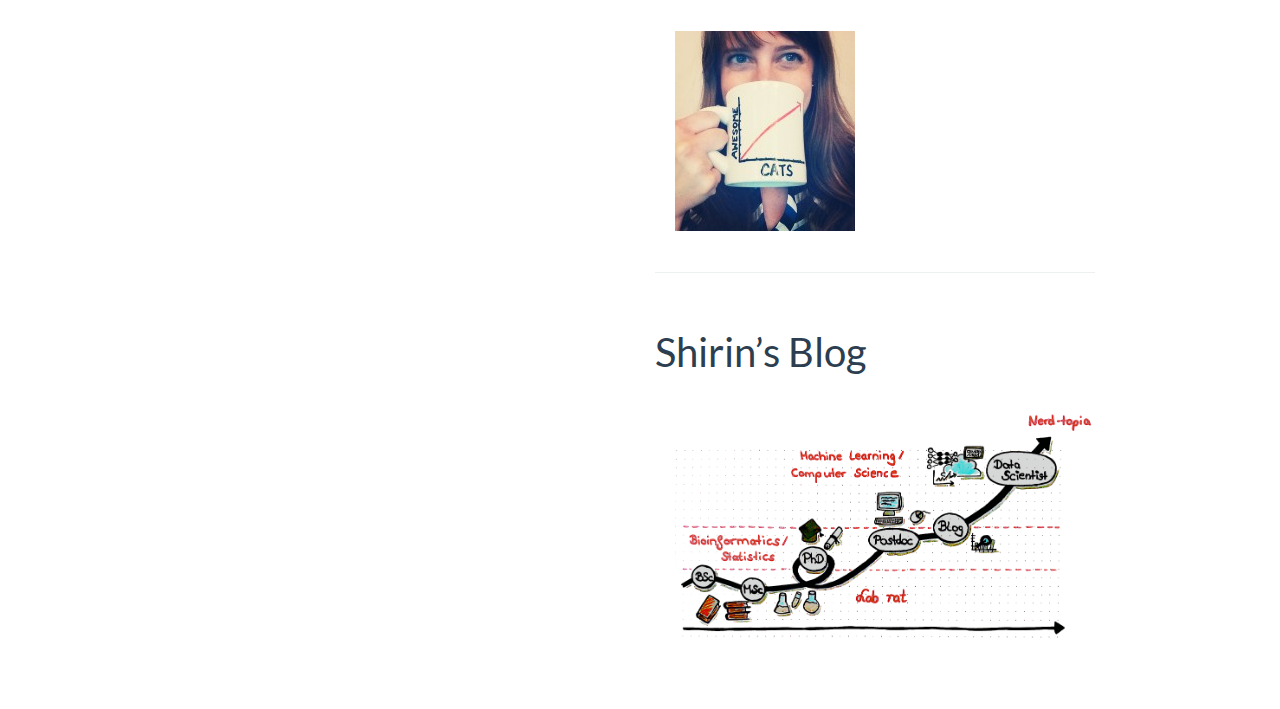
<file: resources.html>
<!DOCTYPE html>

<html xmlns="http://www.w3.org/1999/xhtml">

<head>

<meta charset="utf-8" />
<meta http-equiv="Content-Type" content="text/html; charset=utf-8" />
<meta name="generator" content="pandoc" />




<title>R Resources</title>

<script src="site_libs/jquery-1.11.3/jquery.min.js"></script>
<meta name="viewport" content="width=device-width, initial-scale=1" />
<link href="site_libs/bootstrap-3.3.5/css/flatly.min.css" rel="stylesheet" />
<script src="site_libs/bootstrap-3.3.5/js/bootstrap.min.js"></script>
<script src="site_libs/bootstrap-3.3.5/shim/html5shiv.min.js"></script>
<script src="site_libs/bootstrap-3.3.5/shim/respond.min.js"></script>
<script src="site_libs/navigation-1.1/tabsets.js"></script>
<link href="site_libs/highlightjs-9.12.0/default.css" rel="stylesheet" />
<script src="site_libs/highlightjs-9.12.0/highlight.js"></script>

<style type="text/css">code{white-space: pre;}</style>
<style type="text/css">
  pre:not([class]) {
    background-color: white;
  }
</style>
<script type="text/javascript">
if (window.hljs) {
  hljs.configure({languages: []});
  hljs.initHighlightingOnLoad();
  if (document.readyState && document.readyState === "complete") {
    window.setTimeout(function() { hljs.initHighlighting(); }, 0);
  }
}
</script>



<style type="text/css">
h1 {
  font-size: 34px;
}
h1.title {
  font-size: 38px;
}
h2 {
  font-size: 30px;
}
h3 {
  font-size: 24px;
}
h4 {
  font-size: 18px;
}
h5 {
  font-size: 16px;
}
h6 {
  font-size: 12px;
}
.table th:not([align]) {
  text-align: left;
}
</style>

<link rel="stylesheet" href="style.css" type="text/css" />

</head>

<body>

<style type = "text/css">
.main-container {
  max-width: 940px;
  margin-left: auto;
  margin-right: auto;
}
code {
  color: inherit;
  background-color: rgba(0, 0, 0, 0.04);
}
img {
  max-width:100%;
  height: auto;
}
.tabbed-pane {
  padding-top: 12px;
}
.html-widget {
  margin-bottom: 20px;
}
button.code-folding-btn:focus {
  outline: none;
}
summary {
  display: list-item;
}
</style>


<style type="text/css">
/* padding for bootstrap navbar */
body {
  padding-top: 60px;
  padding-bottom: 40px;
}
/* offset scroll position for anchor links (for fixed navbar)  */
.section h1 {
  padding-top: 65px;
  margin-top: -65px;
}
.section h2 {
  padding-top: 65px;
  margin-top: -65px;
}
.section h3 {
  padding-top: 65px;
  margin-top: -65px;
}
.section h4 {
  padding-top: 65px;
  margin-top: -65px;
}
.section h5 {
  padding-top: 65px;
  margin-top: -65px;
}
.section h6 {
  padding-top: 65px;
  margin-top: -65px;
}
.dropdown-submenu {
  position: relative;
}
.dropdown-submenu>.dropdown-menu {
  top: 0;
  left: 100%;
  margin-top: -6px;
  margin-left: -1px;
  border-radius: 0 6px 6px 6px;
}
.dropdown-submenu:hover>.dropdown-menu {
  display: block;
}
.dropdown-submenu>a:after {
  display: block;
  content: " ";
  float: right;
  width: 0;
  height: 0;
  border-color: transparent;
  border-style: solid;
  border-width: 5px 0 5px 5px;
  border-left-color: #cccccc;
  margin-top: 5px;
  margin-right: -10px;
}
.dropdown-submenu:hover>a:after {
  border-left-color: #ffffff;
}
.dropdown-submenu.pull-left {
  float: none;
}
.dropdown-submenu.pull-left>.dropdown-menu {
  left: -100%;
  margin-left: 10px;
  border-radius: 6px 0 6px 6px;
}
</style>

<script>
// manage active state of menu based on current page
$(document).ready(function () {
  // active menu anchor
  href = window.location.pathname
  href = href.substr(href.lastIndexOf('/') + 1)
  if (href === "")
    href = "index.html";
  var menuAnchor = $('a[href="' + href + '"]');

  // mark it active
  menuAnchor.parent().addClass('active');

  // if it's got a parent navbar menu mark it active as well
  menuAnchor.closest('li.dropdown').addClass('active');
});
</script>

<div class="container-fluid main-container">

<!-- tabsets -->

<style type="text/css">
.tabset-dropdown > .nav-tabs {
  display: inline-table;
  max-height: 500px;
  min-height: 44px;
  overflow-y: auto;
  background: white;
  border: 1px solid #ddd;
  border-radius: 4px;
}

.tabset-dropdown > .nav-tabs > li.active:before {
  content: "";
  font-family: 'Glyphicons Halflings';
  display: inline-block;
  padding: 10px;
  border-right: 1px solid #ddd;
}

.tabset-dropdown > .nav-tabs.nav-tabs-open > li.active:before {
  content: "&#xe258;";
  border: none;
}

.tabset-dropdown > .nav-tabs.nav-tabs-open:before {
  content: "";
  font-family: 'Glyphicons Halflings';
  display: inline-block;
  padding: 10px;
  border-right: 1px solid #ddd;
}

.tabset-dropdown > .nav-tabs > li.active {
  display: block;
}

.tabset-dropdown > .nav-tabs > li > a,
.tabset-dropdown > .nav-tabs > li > a:focus,
.tabset-dropdown > .nav-tabs > li > a:hover {
  border: none;
  display: inline-block;
  border-radius: 4px;
}

.tabset-dropdown > .nav-tabs.nav-tabs-open > li {
  display: block;
  float: none;
}

.tabset-dropdown > .nav-tabs > li {
  display: none;
}
</style>

<script>
$(document).ready(function () {
  window.buildTabsets("TOC");
});

$(document).ready(function () {
  $('.tabset-dropdown > .nav-tabs > li').click(function () {
    $(this).parent().toggleClass('nav-tabs-open')
  });
});
</script>

<!-- code folding -->





<div class="navbar navbar-default  navbar-fixed-top" role="navigation">
  <div class="container">
    <div class="navbar-header">
      <button type="button" class="navbar-toggle collapsed" data-toggle="collapse" data-target="#navbar">
        <span class="icon-bar"></span>
        <span class="icon-bar"></span>
        <span class="icon-bar"></span>
      </button>
      <a class="navbar-brand" href="index.html">LearnR!</a>
    </div>
    <div id="navbar" class="navbar-collapse collapse">
      <ul class="nav navbar-nav">
        <li>
  <a href="index.html">Home</a>
</li>
<li>
  <a href="schedule.html">Schedule</a>
</li>
<li>
  <a href="lesson1.html">Lesson 1</a>
</li>
<li>
  <a href="lesson2.html">Lesson 2</a>
</li>
<li>
  <a href="resources.html">Resources</a>
</li>
<li>
  <a href="gallery.html">Gallery</a>
</li>
<li>
  <a href="about.html">About</a>
</li>
      </ul>
      <ul class="nav navbar-nav navbar-right">
        
      </ul>
    </div><!--/.nav-collapse -->
  </div><!--/.container -->
</div><!--/.navbar -->

<div class="fluid-row" id="header">



<h1 class="title toc-ignore">R Resources</h1>

</div>


This page has links to lots of great R learning resources. You put in the time, you will be crushing it with R in no time!
<hr>
<div class="row">
<div class="col-sm-6">

<h1>
Tutorials
</h1>
<hr>
<p><a href="https://www.rforcats.net" class="uri">https://www.rforcats.net</a></p>
<p>In R console type <code>help.start()</code></p>
<p><a href="http://cran.r-project.org/doc/manuals/r-release/R-intro.html" class="uri">http://cran.r-project.org/doc/manuals/r-release/R-intro.html</a></p>
<p><a href="https://www.datacamp.com/courses/free-introduction-to-r" class="uri">https://www.datacamp.com/courses/free-introduction-to-r</a></p>
<p>Just use Google!</p>
<hr>
<h1>
SWIRL
</h1>
<p>The swirl() package has lots of hands on lessons that run right in your IDE. <code>install.packages(&quot;swirl&quot;)</code> Then fire it up and start practicing <code>library(swirl)</code> and <code>swirl()</code>.</p>
</div>
<div class="col-sm-6">
<h1>
R Blogs
</h1>
<hr>
<p style="font-size: 30px; padding-top:30px;">
Hadley Wickham
</p>
<p><a href="http://hadley.nz"> <img src="img/hadley-wickham.jpg"> </a></p>
<hr>
<p><a href="https://www.r-bloggers.com"> <img src="img/rblog.png" title="R-Bloggers is about empowering bloggers to empower other R users."> <a/></p>
<hr>
<div class="row">
<div class="col-sm-3">
<p><a href="https://yihui.name/en"> <img src="img/yihui.png" title="Yihui Xie is a software engineer at RStudio. As an active R user, he has authored several R packages, such as knitr, bookdown, blogdown, xaringan, animation, DT, tinytex, tufte, formatR, fun, mime, highr, servr, Rd2roxygen and much more."> </a></p>
</div>
<div class="col-sm-9">
<p style="font-size: 40px; padding-top:30px;">
Yihui’s Blog!
</p>
</div>
</div>
<hr>
<p style="font-size: 30px; padding-top:30px;">
Roger Peng
</p>
<a href="http://www.biostat.jhsph.edu/~rpeng"> <img src="img/peng.png"> </a>
<hr>
<p style="font-size: 30px; padding-top:30px;">
Hillary Parker
</p>
<a href="https://hilaryparker.com"> <img src="img/hillary.jpg"> </a>
<hr>
<p style="font-size: 40px; padding-top:30px;">
Shirin’s Blog
</p>
<p><a href="https://shirinsplayground.netlify.com/page/about/"> <img src="img/shirin.png" title="Iâ€™m Shirin, a biologist turned bioinformatician turned data scientist. During my PhD and Postdoc I worked with Next Generation Sequencing data to analyze diseases like arthritis. However, I then chose to become a data scientist for a German IT company, called codecentric..."> </a></p>
</div>
</div>




</div>

<script>

// add bootstrap table styles to pandoc tables
function bootstrapStylePandocTables() {
  $('tr.header').parent('thead').parent('table').addClass('table table-condensed');
}
$(document).ready(function () {
  bootstrapStylePandocTables();
});


</script>

<!-- dynamically load mathjax for compatibility with self-contained -->
<script>
  (function () {
    var script = document.createElement("script");
    script.type = "text/javascript";
    script.src  = "https://mathjax.rstudio.com/latest/MathJax.js?config=TeX-AMS-MML_HTMLorMML";
    document.getElementsByTagName("head")[0].appendChild(script);
  })();
</script>

</body>
</html>
</file>
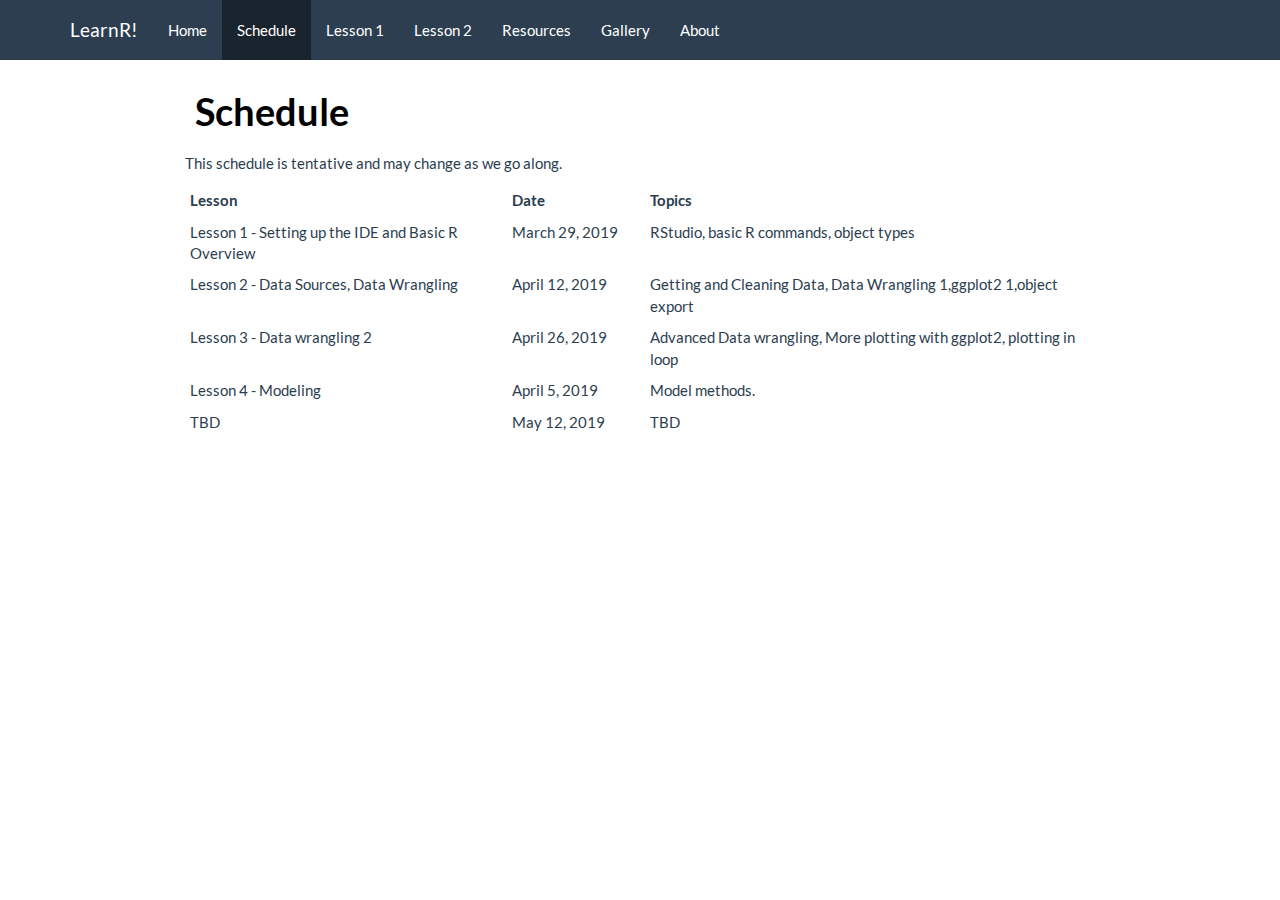
<file: schedule.html>
<!DOCTYPE html>

<html xmlns="http://www.w3.org/1999/xhtml">

<head>

<meta charset="utf-8" />
<meta http-equiv="Content-Type" content="text/html; charset=utf-8" />
<meta name="generator" content="pandoc" />




<title>Schedule</title>

<script src="site_libs/jquery-1.11.3/jquery.min.js"></script>
<meta name="viewport" content="width=device-width, initial-scale=1" />
<link href="site_libs/bootstrap-3.3.5/css/flatly.min.css" rel="stylesheet" />
<script src="site_libs/bootstrap-3.3.5/js/bootstrap.min.js"></script>
<script src="site_libs/bootstrap-3.3.5/shim/html5shiv.min.js"></script>
<script src="site_libs/bootstrap-3.3.5/shim/respond.min.js"></script>
<script src="site_libs/navigation-1.1/tabsets.js"></script>
<link href="site_libs/highlightjs-9.12.0/default.css" rel="stylesheet" />
<script src="site_libs/highlightjs-9.12.0/highlight.js"></script>

<style type="text/css">code{white-space: pre;}</style>
<style type="text/css">
  pre:not([class]) {
    background-color: white;
  }
</style>
<script type="text/javascript">
if (window.hljs) {
  hljs.configure({languages: []});
  hljs.initHighlightingOnLoad();
  if (document.readyState && document.readyState === "complete") {
    window.setTimeout(function() { hljs.initHighlighting(); }, 0);
  }
}
</script>



<style type="text/css">
h1 {
  font-size: 34px;
}
h1.title {
  font-size: 38px;
}
h2 {
  font-size: 30px;
}
h3 {
  font-size: 24px;
}
h4 {
  font-size: 18px;
}
h5 {
  font-size: 16px;
}
h6 {
  font-size: 12px;
}
.table th:not([align]) {
  text-align: left;
}
</style>

<link rel="stylesheet" href="style.css" type="text/css" />

</head>

<body>

<style type = "text/css">
.main-container {
  max-width: 940px;
  margin-left: auto;
  margin-right: auto;
}
code {
  color: inherit;
  background-color: rgba(0, 0, 0, 0.04);
}
img {
  max-width:100%;
  height: auto;
}
.tabbed-pane {
  padding-top: 12px;
}
.html-widget {
  margin-bottom: 20px;
}
button.code-folding-btn:focus {
  outline: none;
}
summary {
  display: list-item;
}
</style>


<style type="text/css">
/* padding for bootstrap navbar */
body {
  padding-top: 60px;
  padding-bottom: 40px;
}
/* offset scroll position for anchor links (for fixed navbar)  */
.section h1 {
  padding-top: 65px;
  margin-top: -65px;
}
.section h2 {
  padding-top: 65px;
  margin-top: -65px;
}
.section h3 {
  padding-top: 65px;
  margin-top: -65px;
}
.section h4 {
  padding-top: 65px;
  margin-top: -65px;
}
.section h5 {
  padding-top: 65px;
  margin-top: -65px;
}
.section h6 {
  padding-top: 65px;
  margin-top: -65px;
}
.dropdown-submenu {
  position: relative;
}
.dropdown-submenu>.dropdown-menu {
  top: 0;
  left: 100%;
  margin-top: -6px;
  margin-left: -1px;
  border-radius: 0 6px 6px 6px;
}
.dropdown-submenu:hover>.dropdown-menu {
  display: block;
}
.dropdown-submenu>a:after {
  display: block;
  content: " ";
  float: right;
  width: 0;
  height: 0;
  border-color: transparent;
  border-style: solid;
  border-width: 5px 0 5px 5px;
  border-left-color: #cccccc;
  margin-top: 5px;
  margin-right: -10px;
}
.dropdown-submenu:hover>a:after {
  border-left-color: #ffffff;
}
.dropdown-submenu.pull-left {
  float: none;
}
.dropdown-submenu.pull-left>.dropdown-menu {
  left: -100%;
  margin-left: 10px;
  border-radius: 6px 0 6px 6px;
}
</style>

<script>
// manage active state of menu based on current page
$(document).ready(function () {
  // active menu anchor
  href = window.location.pathname
  href = href.substr(href.lastIndexOf('/') + 1)
  if (href === "")
    href = "index.html";
  var menuAnchor = $('a[href="' + href + '"]');

  // mark it active
  menuAnchor.parent().addClass('active');

  // if it's got a parent navbar menu mark it active as well
  menuAnchor.closest('li.dropdown').addClass('active');
});
</script>

<div class="container-fluid main-container">

<!-- tabsets -->

<style type="text/css">
.tabset-dropdown > .nav-tabs {
  display: inline-table;
  max-height: 500px;
  min-height: 44px;
  overflow-y: auto;
  background: white;
  border: 1px solid #ddd;
  border-radius: 4px;
}

.tabset-dropdown > .nav-tabs > li.active:before {
  content: "";
  font-family: 'Glyphicons Halflings';
  display: inline-block;
  padding: 10px;
  border-right: 1px solid #ddd;
}

.tabset-dropdown > .nav-tabs.nav-tabs-open > li.active:before {
  content: "&#xe258;";
  border: none;
}

.tabset-dropdown > .nav-tabs.nav-tabs-open:before {
  content: "";
  font-family: 'Glyphicons Halflings';
  display: inline-block;
  padding: 10px;
  border-right: 1px solid #ddd;
}

.tabset-dropdown > .nav-tabs > li.active {
  display: block;
}

.tabset-dropdown > .nav-tabs > li > a,
.tabset-dropdown > .nav-tabs > li > a:focus,
.tabset-dropdown > .nav-tabs > li > a:hover {
  border: none;
  display: inline-block;
  border-radius: 4px;
}

.tabset-dropdown > .nav-tabs.nav-tabs-open > li {
  display: block;
  float: none;
}

.tabset-dropdown > .nav-tabs > li {
  display: none;
}
</style>

<script>
$(document).ready(function () {
  window.buildTabsets("TOC");
});

$(document).ready(function () {
  $('.tabset-dropdown > .nav-tabs > li').click(function () {
    $(this).parent().toggleClass('nav-tabs-open')
  });
});
</script>

<!-- code folding -->





<div class="navbar navbar-default  navbar-fixed-top" role="navigation">
  <div class="container">
    <div class="navbar-header">
      <button type="button" class="navbar-toggle collapsed" data-toggle="collapse" data-target="#navbar">
        <span class="icon-bar"></span>
        <span class="icon-bar"></span>
        <span class="icon-bar"></span>
      </button>
      <a class="navbar-brand" href="index.html">LearnR!</a>
    </div>
    <div id="navbar" class="navbar-collapse collapse">
      <ul class="nav navbar-nav">
        <li>
  <a href="index.html">Home</a>
</li>
<li>
  <a href="schedule.html">Schedule</a>
</li>
<li>
  <a href="lesson1.html">Lesson 1</a>
</li>
<li>
  <a href="lesson2.html">Lesson 2</a>
</li>
<li>
  <a href="resources.html">Resources</a>
</li>
<li>
  <a href="gallery.html">Gallery</a>
</li>
<li>
  <a href="about.html">About</a>
</li>
      </ul>
      <ul class="nav navbar-nav navbar-right">
        
      </ul>
    </div><!--/.nav-collapse -->
  </div><!--/.container -->
</div><!--/.navbar -->

<div class="fluid-row" id="header">



<h1 class="title toc-ignore">Schedule</h1>

</div>


<p>This schedule is tentative and may change as we go along.</p>
<table>
<colgroup>
<col width="35%" />
<col width="15%" />
<col width="49%" />
</colgroup>
<thead>
<tr class="header">
<th>Lesson</th>
<th>Date</th>
<th>Topics</th>
</tr>
</thead>
<tbody>
<tr class="odd">
<td>Lesson 1 - Setting up the IDE and Basic R Overview</td>
<td>March 29, 2019</td>
<td>RStudio, basic R commands, object types</td>
</tr>
<tr class="even">
<td>Lesson 2 - Data Sources, Data Wrangling</td>
<td>April 12, 2019</td>
<td>Getting and Cleaning Data, Data Wrangling 1,ggplot2 1,object export</td>
</tr>
<tr class="odd">
<td>Lesson 3 - Data wrangling 2</td>
<td>April 26, 2019</td>
<td>Advanced Data wrangling, More plotting with ggplot2, plotting in loop</td>
</tr>
<tr class="even">
<td>Lesson 4 - Modeling</td>
<td>April 5, 2019</td>
<td>Model methods.</td>
</tr>
<tr class="odd">
<td>TBD</td>
<td>May 12, 2019</td>
<td>TBD</td>
</tr>
</tbody>
</table>




</div>

<script>

// add bootstrap table styles to pandoc tables
function bootstrapStylePandocTables() {
  $('tr.header').parent('thead').parent('table').addClass('table table-condensed');
}
$(document).ready(function () {
  bootstrapStylePandocTables();
});


</script>

<!-- dynamically load mathjax for compatibility with self-contained -->
<script>
  (function () {
    var script = document.createElement("script");
    script.type = "text/javascript";
    script.src  = "https://mathjax.rstudio.com/latest/MathJax.js?config=TeX-AMS-MML_HTMLorMML";
    document.getElementsByTagName("head")[0].appendChild(script);
  })();
</script>

</body>
</html>
</file>
<file: site_libs/highlightjs-9.12.0/default.css>
.hljs-literal {
  color: #990073;
}

.hljs-number {
  color: #099;
}

.hljs-comment {
  color: #998;
  font-style: italic;
}

.hljs-keyword {
  color: #900;
  font-weight: bold;
}

.hljs-string {
  color: #d14;
}
</file>
<file: style.css>
.title{
  color: black;
}

h1{
  color:#ed7000;
  padding: 10px;
  font-size:22pt;
  font-weight: bold;
}


h2{
  padding: 10px;
  color:#4472C4;
  font-size:18pt;
  font-weight: bold;
}

h3{
  padding: 10px;
  color:black;
  font-size:16pt;
  font-weight: bold;
}

img {
  padding: 10px;
  margin: 10px;
}


.showopt {
  background-color: #004c93;
  color: #FFFFFF; 
  width: 100px;
  height: 20px;
  text-align: center;
  vertical-align: middle;
  float: right;
  font-family: sans-serif;
  border-radius: 8px; 
}

.showopt:hover {
    background-color: #dfe4f2;
    color: #004c93;
}

pre.plot {
  background-color: white;
}

.scry {
  /*background-color: lightblue;*/
  height: 400px;
  width: auto;
  overflow-y: scroll;
  overflow-x: hidden;
}
</file>
<file: site_libs/bootstrap-3.3.5/css/flatly.min.css>
@font-face {
  font-family: 'Lato';
  font-style: normal;
  font-weight: 400;
  src: url(fonts/Lato.ttf) format('truetype');
}
@font-face {
  font-family: 'Lato';
  font-style: normal;
  font-weight: 700;
  src: url(fonts/LatoBold.ttf) format('truetype');
}
@font-face {
  font-family: 'Lato';
  font-style: italic;
  font-weight: 400;
  src: url(fonts/LatoItalic.ttf) format('truetype');
}

/*!
 * bootswatch v3.3.6
 * Homepage: http://bootswatch.com
 * Copyright 2012-2015 Thomas Park
 * Licensed under MIT
 * Based on Bootstrap
*//*!
 * Bootstrap v3.3.6 (http://getbootstrap.com)
 * Copyright 2011-2015 Twitter, Inc.
 * Licensed under MIT (https://github.com/twbs/bootstrap/blob/master/LICENSE)
 *//*! normalize.css v3.0.3 | MIT License | github.com/necolas/normalize.css */html{font-family:sans-serif;-ms-text-size-adjust:100%;-webkit-text-size-adjust:100%}body{margin:0}article,aside,details,figcaption,figure,footer,header,hgroup,main,menu,nav,section,summary{display:block}audio,canvas,progress,video{display:inline-block;vertical-align:baseline}audio:not([controls]){display:none;height:0}[hidden],template{display:none}a{background-color:transparent}a:active,a:hover{outline:0}abbr[title]{border-bottom:1px dotted}b,strong{font-weight:bold}dfn{font-style:italic}h1{font-size:2em;margin:0.67em 0}mark{background:#ff0;color:#000}small{font-size:80%}sub,sup{font-size:75%;line-height:0;position:relative;vertical-align:baseline}sup{top:-0.5em}sub{bottom:-0.25em}img{border:0}svg:not(:root){overflow:hidden}figure{margin:1em 40px}hr{-webkit-box-sizing:content-box;-moz-box-sizing:content-box;box-sizing:content-box;height:0}pre{overflow:auto}code,kbd,pre,samp{font-family:monospace, monospace;font-size:1em}button,input,optgroup,select,textarea{color:inherit;font:inherit;margin:0}button{overflow:visible}button,select{text-transform:none}button,html input[type="button"],input[type="reset"],input[type="submit"]{-webkit-appearance:button;cursor:pointer}button[disabled],html input[disabled]{cursor:default}button::-moz-focus-inner,input::-moz-focus-inner{border:0;padding:0}input{line-height:normal}input[type="checkbox"],input[type="radio"]{-webkit-box-sizing:border-box;-moz-box-sizing:border-box;box-sizing:border-box;padding:0}input[type="number"]::-webkit-inner-spin-button,input[type="number"]::-webkit-outer-spin-button{height:auto}input[type="search"]{-webkit-appearance:textfield;-webkit-box-sizing:content-box;-moz-box-sizing:content-box;box-sizing:content-box}input[type="search"]::-webkit-search-cancel-button,input[type="search"]::-webkit-search-decoration{-webkit-appearance:none}fieldset{border:1px solid #c0c0c0;margin:0 2px;padding:0.35em 0.625em 0.75em}legend{border:0;padding:0}textarea{overflow:auto}optgroup{font-weight:bold}table{border-collapse:collapse;border-spacing:0}td,th{padding:0}/*! Source: https://github.com/h5bp/html5-boilerplate/blob/master/src/css/main.css */@media print{*,*:before,*:after{background:transparent !important;color:#000 !important;-webkit-box-shadow:none !important;box-shadow:none !important;text-shadow:none !important}a,a:visited{text-decoration:underline}a[href]:after{content:" (" attr(href) ")"}abbr[title]:after{content:" (" attr(title) ")"}a[href^="#"]:after,a[href^="javascript:"]:after{content:""}pre,blockquote{border:1px solid #999;page-break-inside:avoid}thead{display:table-header-group}tr,img{page-break-inside:avoid}img{max-width:100% !important}p,h2,h3{orphans:3;widows:3}h2,h3{page-break-after:avoid}.navbar{display:none}.btn>.caret,.dropup>.btn>.caret{border-top-color:#000 !important}.label{border:1px solid #000}.table{border-collapse:collapse !important}.table td,.table th{background-color:#fff !important}.table-bordered th,.table-bordered td{border:1px solid #ddd !important}}@font-face{font-family:'Glyphicons Halflings';src:url('../fonts/glyphicons-halflings-regular.eot');src:url('../fonts/glyphicons-halflings-regular.eot?#iefix') format('embedded-opentype'),url('../fonts/glyphicons-halflings-regular.woff') format('woff'),url('../fonts/glyphicons-halflings-regular.ttf') format('truetype'),url('../fonts/glyphicons-halflings-regular.svg#glyphicons_halflingsregular') format('svg')}.glyphicon{position:relative;top:1px;display:inline-block;font-family:'Glyphicons Halflings';font-style:normal;font-weight:normal;line-height:1;-webkit-font-smoothing:antialiased;-moz-osx-font-smoothing:grayscale}.glyphicon-asterisk:before{content:"\002a"}.glyphicon-plus:before{content:"\002b"}.glyphicon-euro:before,.glyphicon-eur:before{content:"\20ac"}.glyphicon-minus:before{content:"\2212"}.glyphicon-cloud:before{content:"\2601"}.glyphicon-envelope:before{content:"\2709"}.glyphicon-pencil:before{content:"\270f"}.glyphicon-glass:before{content:"\e001"}.glyphicon-music:before{content:"\e002"}.glyphicon-search:before{content:"\e003"}.glyphicon-heart:before{content:"\e005"}.glyphicon-star:before{content:"\e006"}.glyphicon-star-empty:before{content:"\e007"}.glyphicon-user:before{content:"\e008"}.glyphicon-film:before{content:"\e009"}.glyphicon-th-large:before{content:"\e010"}.glyphicon-th:before{content:"\e011"}.glyphicon-th-list:before{content:"\e012"}.glyphicon-ok:before{content:"\e013"}.glyphicon-remove:before{content:"\e014"}.glyphicon-zoom-in:before{content:"\e015"}.glyphicon-zoom-out:before{content:"\e016"}.glyphicon-off:before{content:"\e017"}.glyphicon-signal:before{content:"\e018"}.glyphicon-cog:before{content:"\e019"}.glyphicon-trash:before{content:"\e020"}.glyphicon-home:before{content:"\e021"}.glyphicon-file:before{content:"\e022"}.glyphicon-time:before{content:"\e023"}.glyphicon-road:before{content:"\e024"}.glyphicon-download-alt:before{content:"\e025"}.glyphicon-download:before{content:"\e026"}.glyphicon-upload:before{content:"\e027"}.glyphicon-inbox:before{content:"\e028"}.glyphicon-play-circle:before{content:"\e029"}.glyphicon-repeat:before{content:"\e030"}.glyphicon-refresh:before{content:"\e031"}.glyphicon-list-alt:before{content:"\e032"}.glyphicon-lock:before{content:"\e033"}.glyphicon-flag:before{content:"\e034"}.glyphicon-headphones:before{content:"\e035"}.glyphicon-volume-off:before{content:"\e036"}.glyphicon-volume-down:before{content:"\e037"}.glyphicon-volume-up:before{content:"\e038"}.glyphicon-qrcode:before{content:"\e039"}.glyphicon-barcode:before{content:"\e040"}.glyphicon-tag:before{content:"\e041"}.glyphicon-tags:before{content:"\e042"}.glyphicon-book:before{content:"\e043"}.glyphicon-bookmark:before{content:"\e044"}.glyphicon-print:before{content:"\e045"}.glyphicon-camera:before{content:"\e046"}.glyphicon-font:before{content:"\e047"}.glyphicon-bold:before{content:"\e048"}.glyphicon-italic:before{content:"\e049"}.glyphicon-text-height:before{content:"\e050"}.glyphicon-text-width:before{content:"\e051"}.glyphicon-align-left:before{content:"\e052"}.glyphicon-align-center:before{content:"\e053"}.glyphicon-align-right:before{content:"\e054"}.glyphicon-align-justify:before{content:"\e055"}.glyphicon-list:before{content:"\e056"}.glyphicon-indent-left:before{content:"\e057"}.glyphicon-indent-right:before{content:"\e058"}.glyphicon-facetime-video:before{content:"\e059"}.glyphicon-picture:before{content:"\e060"}.glyphicon-map-marker:before{content:"\e062"}.glyphicon-adjust:before{content:"\e063"}.glyphicon-tint:before{content:"\e064"}.glyphicon-edit:before{content:"\e065"}.glyphicon-share:before{content:"\e066"}.glyphicon-check:before{content:"\e067"}.glyphicon-move:before{content:"\e068"}.glyphicon-step-backward:before{content:"\e069"}.glyphicon-fast-backward:before{content:"\e070"}.glyphicon-backward:before{content:"\e071"}.glyphicon-play:before{content:"\e072"}.glyphicon-pause:before{content:"\e073"}.glyphicon-stop:before{content:"\e074"}.glyphicon-forward:before{content:"\e075"}.glyphicon-fast-forward:before{content:"\e076"}.glyphicon-step-forward:before{content:"\e077"}.glyphicon-eject:before{content:"\e078"}.glyphicon-chevron-left:before{content:"\e079"}.glyphicon-chevron-right:before{content:"\e080"}.glyphicon-plus-sign:before{content:"\e081"}.glyphicon-minus-sign:before{content:"\e082"}.glyphicon-remove-sign:before{content:"\e083"}.glyphicon-ok-sign:before{content:"\e084"}.glyphicon-question-sign:before{content:"\e085"}.glyphicon-info-sign:before{content:"\e086"}.glyphicon-screenshot:before{content:"\e087"}.glyphicon-remove-circle:before{content:"\e088"}.glyphicon-ok-circle:before{content:"\e089"}.glyphicon-ban-circle:before{content:"\e090"}.glyphicon-arrow-left:before{content:"\e091"}.glyphicon-arrow-right:before{content:"\e092"}.glyphicon-arrow-up:before{content:"\e093"}.glyphicon-arrow-down:before{content:"\e094"}.glyphicon-share-alt:before{content:"\e095"}.glyphicon-resize-full:before{content:"\e096"}.glyphicon-resize-small:before{content:"\e097"}.glyphicon-exclamation-sign:before{content:"\e101"}.glyphicon-gift:before{content:"\e102"}.glyphicon-leaf:before{content:"\e103"}.glyphicon-fire:before{content:"\e104"}.glyphicon-eye-open:before{content:"\e105"}.glyphicon-eye-close:before{content:"\e106"}.glyphicon-warning-sign:before{content:"\e107"}.glyphicon-plane:before{content:"\e108"}.glyphicon-calendar:before{content:"\e109"}.glyphicon-random:before{content:"\e110"}.glyphicon-comment:before{content:"\e111"}.glyphicon-magnet:before{content:"\e112"}.glyphicon-chevron-up:before{content:"\e113"}.glyphicon-chevron-down:before{content:"\e114"}.glyphicon-retweet:before{content:"\e115"}.glyphicon-shopping-cart:before{content:"\e116"}.glyphicon-folder-close:before{content:"\e117"}.glyphicon-folder-open:before{content:"\e118"}.glyphicon-resize-vertical:before{content:"\e119"}.glyphicon-resize-horizontal:before{content:"\e120"}.glyphicon-hdd:before{content:"\e121"}.glyphicon-bullhorn:before{content:"\e122"}.glyphicon-bell:before{content:"\e123"}.glyphicon-certificate:before{content:"\e124"}.glyphicon-thumbs-up:before{content:"\e125"}.glyphicon-thumbs-down:before{content:"\e126"}.glyphicon-hand-right:before{content:"\e127"}.glyphicon-hand-left:before{content:"\e128"}.glyphicon-hand-up:before{content:"\e129"}.glyphicon-hand-down:before{content:"\e130"}.glyphicon-circle-arrow-right:before{content:"\e131"}.glyphicon-circle-arrow-left:before{content:"\e132"}.glyphicon-circle-arrow-up:before{content:"\e133"}.glyphicon-circle-arrow-down:before{content:"\e134"}.glyphicon-globe:before{content:"\e135"}.glyphicon-wrench:before{content:"\e136"}.glyphicon-tasks:before{content:"\e137"}.glyphicon-filter:before{content:"\e138"}.glyphicon-briefcase:before{content:"\e139"}.glyphicon-fullscreen:before{content:"\e140"}.glyphicon-dashboard:before{content:"\e141"}.glyphicon-paperclip:before{content:"\e142"}.glyphicon-heart-empty:before{content:"\e143"}.glyphicon-link:before{content:"\e144"}.glyphicon-phone:before{content:"\e145"}.glyphicon-pushpin:before{content:"\e146"}.glyphicon-usd:before{content:"\e148"}.glyphicon-gbp:before{content:"\e149"}.glyphicon-sort:before{content:"\e150"}.glyphicon-sort-by-alphabet:before{content:"\e151"}.glyphicon-sort-by-alphabet-alt:before{content:"\e152"}.glyphicon-sort-by-order:before{content:"\e153"}.glyphicon-sort-by-order-alt:before{content:"\e154"}.glyphicon-sort-by-attributes:before{content:"\e155"}.glyphicon-sort-by-attributes-alt:before{content:"\e156"}.glyphicon-unchecked:before{content:"\e157"}.glyphicon-expand:before{content:"\e158"}.glyphicon-collapse-down:before{content:"\e159"}.glyphicon-collapse-up:before{content:"\e160"}.glyphicon-log-in:before{content:"\e161"}.glyphicon-flash:before{content:"\e162"}.glyphicon-log-out:before{content:"\e163"}.glyphicon-new-window:before{content:"\e164"}.glyphicon-record:before{content:"\e165"}.glyphicon-save:before{content:"\e166"}.glyphicon-open:before{content:"\e167"}.glyphicon-saved:before{content:"\e168"}.glyphicon-import:before{content:"\e169"}.glyphicon-export:before{content:"\e170"}.glyphicon-send:before{content:"\e171"}.glyphicon-floppy-disk:before{content:"\e172"}.glyphicon-floppy-saved:before{content:"\e173"}.glyphicon-floppy-remove:before{content:"\e174"}.glyphicon-floppy-save:before{content:"\e175"}.glyphicon-floppy-open:before{content:"\e176"}.glyphicon-credit-card:before{content:"\e177"}.glyphicon-transfer:before{content:"\e178"}.glyphicon-cutlery:before{content:"\e179"}.glyphicon-header:before{content:"\e180"}.glyphicon-compressed:before{content:"\e181"}.glyphicon-earphone:before{content:"\e182"}.glyphicon-phone-alt:before{content:"\e183"}.glyphicon-tower:before{content:"\e184"}.glyphicon-stats:before{content:"\e185"}.glyphicon-sd-video:before{content:"\e186"}.glyphicon-hd-video:before{content:"\e187"}.glyphicon-subtitles:before{content:"\e188"}.glyphicon-sound-stereo:before{content:"\e189"}.glyphicon-sound-dolby:before{content:"\e190"}.glyphicon-sound-5-1:before{content:"\e191"}.glyphicon-sound-6-1:before{content:"\e192"}.glyphicon-sound-7-1:before{content:"\e193"}.glyphicon-copyright-mark:before{content:"\e194"}.glyphicon-registration-mark:before{content:"\e195"}.glyphicon-cloud-download:before{content:"\e197"}.glyphicon-cloud-upload:before{content:"\e198"}.glyphicon-tree-conifer:before{content:"\e199"}.glyphicon-tree-deciduous:before{content:"\e200"}.glyphicon-cd:before{content:"\e201"}.glyphicon-save-file:before{content:"\e202"}.glyphicon-open-file:before{content:"\e203"}.glyphicon-level-up:before{content:"\e204"}.glyphicon-copy:before{content:"\e205"}.glyphicon-paste:before{content:"\e206"}.glyphicon-alert:before{content:"\e209"}.glyphicon-equalizer:before{content:"\e210"}.glyphicon-king:before{content:"\e211"}.glyphicon-queen:before{content:"\e212"}.glyphicon-pawn:before{content:"\e213"}.glyphicon-bishop:before{content:"\e214"}.glyphicon-knight:before{content:"\e215"}.glyphicon-baby-formula:before{content:"\e216"}.glyphicon-tent:before{content:"\26fa"}.glyphicon-blackboard:before{content:"\e218"}.glyphicon-bed:before{content:"\e219"}.glyphicon-apple:before{content:"\f8ff"}.glyphicon-erase:before{content:"\e221"}.glyphicon-hourglass:before{content:"\231b"}.glyphicon-lamp:before{content:"\e223"}.glyphicon-duplicate:before{content:"\e224"}.glyphicon-piggy-bank:before{content:"\e225"}.glyphicon-scissors:before{content:"\e226"}.glyphicon-bitcoin:before{content:"\e227"}.glyphicon-btc:before{content:"\e227"}.glyphicon-xbt:before{content:"\e227"}.glyphicon-yen:before{content:"\00a5"}.glyphicon-jpy:before{content:"\00a5"}.glyphicon-ruble:before{content:"\20bd"}.glyphicon-rub:before{content:"\20bd"}.glyphicon-scale:before{content:"\e230"}.glyphicon-ice-lolly:before{content:"\e231"}.glyphicon-ice-lolly-tasted:before{content:"\e232"}.glyphicon-education:before{content:"\e233"}.glyphicon-option-horizontal:before{content:"\e234"}.glyphicon-option-vertical:before{content:"\e235"}.glyphicon-menu-hamburger:before{content:"\e236"}.glyphicon-modal-window:before{content:"\e237"}.glyphicon-oil:before{content:"\e238"}.glyphicon-grain:before{content:"\e239"}.glyphicon-sunglasses:before{content:"\e240"}.glyphicon-text-size:before{content:"\e241"}.glyphicon-text-color:before{content:"\e242"}.glyphicon-text-background:before{content:"\e243"}.glyphicon-object-align-top:before{content:"\e244"}.glyphicon-object-align-bottom:before{content:"\e245"}.glyphicon-object-align-horizontal:before{content:"\e246"}.glyphicon-object-align-left:before{content:"\e247"}.glyphicon-object-align-vertical:before{content:"\e248"}.glyphicon-object-align-right:before{content:"\e249"}.glyphicon-triangle-right:before{content:"\e250"}.glyphicon-triangle-left:before{content:"\e251"}.glyphicon-triangle-bottom:before{content:"\e252"}.glyphicon-triangle-top:before{content:"\e253"}.glyphicon-console:before{content:"\e254"}.glyphicon-superscript:before{content:"\e255"}.glyphicon-subscript:before{content:"\e256"}.glyphicon-menu-left:before{content:"\e257"}.glyphicon-menu-right:before{content:"\e258"}.glyphicon-menu-down:before{content:"\e259"}.glyphicon-menu-up:before{content:"\e260"}*{-webkit-box-sizing:border-box;-moz-box-sizing:border-box;box-sizing:border-box}*:before,*:after{-webkit-box-sizing:border-box;-moz-box-sizing:border-box;box-sizing:border-box}html{font-size:10px;-webkit-tap-highlight-color:rgba(0,0,0,0)}body{font-family:"Lato","Helvetica Neue",Helvetica,Arial,sans-serif;font-size:15px;line-height:1.42857143;color:#2c3e50;background-color:#ffffff}input,button,select,textarea{font-family:inherit;font-size:inherit;line-height:inherit}a{color:#18bc9c;text-decoration:none}a:hover,a:focus{color:#18bc9c;text-decoration:underline}a:focus{outline:thin dotted;outline:5px auto -webkit-focus-ring-color;outline-offset:-2px}figure{margin:0}img{vertical-align:middle}.img-responsive,.thumbnail>img,.thumbnail a>img,.carousel-inner>.item>img,.carousel-inner>.item>a>img{display:block;max-width:100%;height:auto}.img-rounded{border-radius:6px}.img-thumbnail{padding:4px;line-height:1.42857143;background-color:#ffffff;border:1px solid #ecf0f1;border-radius:4px;-webkit-transition:all .2s ease-in-out;-o-transition:all .2s ease-in-out;transition:all .2s ease-in-out;display:inline-block;max-width:100%;height:auto}.img-circle{border-radius:50%}hr{margin-top:21px;margin-bottom:21px;border:0;border-top:1px solid #ecf0f1}.sr-only{position:absolute;width:1px;height:1px;margin:-1px;padding:0;overflow:hidden;clip:rect(0, 0, 0, 0);border:0}.sr-only-focusable:active,.sr-only-focusable:focus{position:static;width:auto;height:auto;margin:0;overflow:visible;clip:auto}[role="button"]{cursor:pointer}h1,h2,h3,h4,h5,h6,.h1,.h2,.h3,.h4,.h5,.h6{font-family:"Lato","Helvetica Neue",Helvetica,Arial,sans-serif;font-weight:400;line-height:1.1;color:inherit}h1 small,h2 small,h3 small,h4 small,h5 small,h6 small,.h1 small,.h2 small,.h3 small,.h4 small,.h5 small,.h6 small,h1 .small,h2 .small,h3 .small,h4 .small,h5 .small,h6 .small,.h1 .small,.h2 .small,.h3 .small,.h4 .small,.h5 .small,.h6 .small{font-weight:normal;line-height:1;color:#b4bcc2}h1,.h1,h2,.h2,h3,.h3{margin-top:21px;margin-bottom:10.5px}h1 small,.h1 small,h2 small,.h2 small,h3 small,.h3 small,h1 .small,.h1 .small,h2 .small,.h2 .small,h3 .small,.h3 .small{font-size:65%}h4,.h4,h5,.h5,h6,.h6{margin-top:10.5px;margin-bottom:10.5px}h4 small,.h4 small,h5 small,.h5 small,h6 small,.h6 small,h4 .small,.h4 .small,h5 .small,.h5 .small,h6 .small,.h6 .small{font-size:75%}h1,.h1{font-size:39px}h2,.h2{font-size:32px}h3,.h3{font-size:26px}h4,.h4{font-size:19px}h5,.h5{font-size:15px}h6,.h6{font-size:13px}p{margin:0 0 10.5px}.lead{margin-bottom:21px;font-size:17px;font-weight:300;line-height:1.4}@media (min-width:768px){.lead{font-size:22.5px}}small,.small{font-size:86%}mark,.mark{background-color:#f39c12;padding:.2em}.text-left{text-align:left}.text-right{text-align:right}.text-center{text-align:center}.text-justify{text-align:justify}.text-nowrap{white-space:nowrap}.text-lowercase{text-transform:lowercase}.text-uppercase{text-transform:uppercase}.text-capitalize{text-transform:capitalize}.text-muted{color:#b4bcc2}.text-primary{color:#2c3e50}a.text-primary:hover,a.text-primary:focus{color:#1a242f}.text-success{color:#ffffff}a.text-success:hover,a.text-success:focus{color:#e6e6e6}.text-info{color:#ffffff}a.text-info:hover,a.text-info:focus{color:#e6e6e6}.text-warning{color:#ffffff}a.text-warning:hover,a.text-warning:focus{color:#e6e6e6}.text-danger{color:#ffffff}a.text-danger:hover,a.text-danger:focus{color:#e6e6e6}.bg-primary{color:#fff;background-color:#2c3e50}a.bg-primary:hover,a.bg-primary:focus{background-color:#1a242f}.bg-success{background-color:#18bc9c}a.bg-success:hover,a.bg-success:focus{background-color:#128f76}.bg-info{background-color:#3498db}a.bg-info:hover,a.bg-info:focus{background-color:#217dbb}.bg-warning{background-color:#f39c12}a.bg-warning:hover,a.bg-warning:focus{background-color:#c87f0a}.bg-danger{background-color:#e74c3c}a.bg-danger:hover,a.bg-danger:focus{background-color:#d62c1a}.page-header{padding-bottom:9.5px;margin:42px 0 21px;border-bottom:1px solid transparent}ul,ol{margin-top:0;margin-bottom:10.5px}ul ul,ol ul,ul ol,ol ol{margin-bottom:0}.list-unstyled{padding-left:0;list-style:none}.list-inline{padding-left:0;list-style:none;margin-left:-5px}.list-inline>li{display:inline-block;padding-left:5px;padding-right:5px}dl{margin-top:0;margin-bottom:21px}dt,dd{line-height:1.42857143}dt{font-weight:bold}dd{margin-left:0}@media (min-width:768px){.dl-horizontal dt{float:left;width:160px;clear:left;text-align:right;overflow:hidden;text-overflow:ellipsis;white-space:nowrap}.dl-horizontal dd{margin-left:180px}}abbr[title],abbr[data-original-title]{cursor:help;border-bottom:1px dotted #b4bcc2}.initialism{font-size:90%;text-transform:uppercase}blockquote{padding:10.5px 21px;margin:0 0 21px;font-size:18.75px;border-left:5px solid #ecf0f1}blockquote p:last-child,blockquote ul:last-child,blockquote ol:last-child{margin-bottom:0}blockquote footer,blockquote small,blockquote .small{display:block;font-size:80%;line-height:1.42857143;color:#b4bcc2}blockquote footer:before,blockquote small:before,blockquote .small:before{content:'\2014 \00A0'}.blockquote-reverse,blockquote.pull-right{padding-right:15px;padding-left:0;border-right:5px solid #ecf0f1;border-left:0;text-align:right}.blockquote-reverse footer:before,blockquote.pull-right footer:before,.blockquote-reverse small:before,blockquote.pull-right small:before,.blockquote-reverse .small:before,blockquote.pull-right .small:before{content:''}.blockquote-reverse footer:after,blockquote.pull-right footer:after,.blockquote-reverse small:after,blockquote.pull-right small:after,.blockquote-reverse .small:after,blockquote.pull-right .small:after{content:'\00A0 \2014'}address{margin-bottom:21px;font-style:normal;line-height:1.42857143}code,kbd,pre,samp{font-family:monospace}code{padding:2px 4px;font-size:90%;color:#c7254e;background-color:#f9f2f4;border-radius:4px}kbd{padding:2px 4px;font-size:90%;color:#ffffff;background-color:#333333;border-radius:3px;-webkit-box-shadow:inset 0 -1px 0 rgba(0,0,0,0.25);box-shadow:inset 0 -1px 0 rgba(0,0,0,0.25)}kbd kbd{padding:0;font-size:100%;font-weight:bold;-webkit-box-shadow:none;box-shadow:none}pre{display:block;padding:10px;margin:0 0 10.5px;font-size:14px;line-height:1.42857143;word-break:break-all;word-wrap:break-word;color:#7b8a8b;background-color:#ecf0f1;border:1px solid #cccccc;border-radius:4px}pre code{padding:0;font-size:inherit;color:inherit;white-space:pre-wrap;background-color:transparent;border-radius:0}.pre-scrollable{max-height:340px;overflow-y:scroll}.container{margin-right:auto;margin-left:auto;padding-left:15px;padding-right:15px}@media (min-width:768px){.container{width:750px}}@media (min-width:992px){.container{width:970px}}@media (min-width:1200px){.container{width:1170px}}.container-fluid{margin-right:auto;margin-left:auto;padding-left:15px;padding-right:15px}.row{margin-left:-15px;margin-right:-15px}.col-xs-1,.col-sm-1,.col-md-1,.col-lg-1,.col-xs-2,.col-sm-2,.col-md-2,.col-lg-2,.col-xs-3,.col-sm-3,.col-md-3,.col-lg-3,.col-xs-4,.col-sm-4,.col-md-4,.col-lg-4,.col-xs-5,.col-sm-5,.col-md-5,.col-lg-5,.col-xs-6,.col-sm-6,.col-md-6,.col-lg-6,.col-xs-7,.col-sm-7,.col-md-7,.col-lg-7,.col-xs-8,.col-sm-8,.col-md-8,.col-lg-8,.col-xs-9,.col-sm-9,.col-md-9,.col-lg-9,.col-xs-10,.col-sm-10,.col-md-10,.col-lg-10,.col-xs-11,.col-sm-11,.col-md-11,.col-lg-11,.col-xs-12,.col-sm-12,.col-md-12,.col-lg-12{position:relative;min-height:1px;padding-left:15px;padding-right:15px}.col-xs-1,.col-xs-2,.col-xs-3,.col-xs-4,.col-xs-5,.col-xs-6,.col-xs-7,.col-xs-8,.col-xs-9,.col-xs-10,.col-xs-11,.col-xs-12{float:left}.col-xs-12{width:100%}.col-xs-11{width:91.66666667%}.col-xs-10{width:83.33333333%}.col-xs-9{width:75%}.col-xs-8{width:66.66666667%}.col-xs-7{width:58.33333333%}.col-xs-6{width:50%}.col-xs-5{width:41.66666667%}.col-xs-4{width:33.33333333%}.col-xs-3{width:25%}.col-xs-2{width:16.66666667%}.col-xs-1{width:8.33333333%}.col-xs-pull-12{right:100%}.col-xs-pull-11{right:91.66666667%}.col-xs-pull-10{right:83.33333333%}.col-xs-pull-9{right:75%}.col-xs-pull-8{right:66.66666667%}.col-xs-pull-7{right:58.33333333%}.col-xs-pull-6{right:50%}.col-xs-pull-5{right:41.66666667%}.col-xs-pull-4{right:33.33333333%}.col-xs-pull-3{right:25%}.col-xs-pull-2{right:16.66666667%}.col-xs-pull-1{right:8.33333333%}.col-xs-pull-0{right:auto}.col-xs-push-12{left:100%}.col-xs-push-11{left:91.66666667%}.col-xs-push-10{left:83.33333333%}.col-xs-push-9{left:75%}.col-xs-push-8{left:66.66666667%}.col-xs-push-7{left:58.33333333%}.col-xs-push-6{left:50%}.col-xs-push-5{left:41.66666667%}.col-xs-push-4{left:33.33333333%}.col-xs-push-3{left:25%}.col-xs-push-2{left:16.66666667%}.col-xs-push-1{left:8.33333333%}.col-xs-push-0{left:auto}.col-xs-offset-12{margin-left:100%}.col-xs-offset-11{margin-left:91.66666667%}.col-xs-offset-10{margin-left:83.33333333%}.col-xs-offset-9{margin-left:75%}.col-xs-offset-8{margin-left:66.66666667%}.col-xs-offset-7{margin-left:58.33333333%}.col-xs-offset-6{margin-left:50%}.col-xs-offset-5{margin-left:41.66666667%}.col-xs-offset-4{margin-left:33.33333333%}.col-xs-offset-3{margin-left:25%}.col-xs-offset-2{margin-left:16.66666667%}.col-xs-offset-1{margin-left:8.33333333%}.col-xs-offset-0{margin-left:0%}@media (min-width:768px){.col-sm-1,.col-sm-2,.col-sm-3,.col-sm-4,.col-sm-5,.col-sm-6,.col-sm-7,.col-sm-8,.col-sm-9,.col-sm-10,.col-sm-11,.col-sm-12{float:left}.col-sm-12{width:100%}.col-sm-11{width:91.66666667%}.col-sm-10{width:83.33333333%}.col-sm-9{width:75%}.col-sm-8{width:66.66666667%}.col-sm-7{width:58.33333333%}.col-sm-6{width:50%}.col-sm-5{width:41.66666667%}.col-sm-4{width:33.33333333%}.col-sm-3{width:25%}.col-sm-2{width:16.66666667%}.col-sm-1{width:8.33333333%}.col-sm-pull-12{right:100%}.col-sm-pull-11{right:91.66666667%}.col-sm-pull-10{right:83.33333333%}.col-sm-pull-9{right:75%}.col-sm-pull-8{right:66.66666667%}.col-sm-pull-7{right:58.33333333%}.col-sm-pull-6{right:50%}.col-sm-pull-5{right:41.66666667%}.col-sm-pull-4{right:33.33333333%}.col-sm-pull-3{right:25%}.col-sm-pull-2{right:16.66666667%}.col-sm-pull-1{right:8.33333333%}.col-sm-pull-0{right:auto}.col-sm-push-12{left:100%}.col-sm-push-11{left:91.66666667%}.col-sm-push-10{left:83.33333333%}.col-sm-push-9{left:75%}.col-sm-push-8{left:66.66666667%}.col-sm-push-7{left:58.33333333%}.col-sm-push-6{left:50%}.col-sm-push-5{left:41.66666667%}.col-sm-push-4{left:33.33333333%}.col-sm-push-3{left:25%}.col-sm-push-2{left:16.66666667%}.col-sm-push-1{left:8.33333333%}.col-sm-push-0{left:auto}.col-sm-offset-12{margin-left:100%}.col-sm-offset-11{margin-left:91.66666667%}.col-sm-offset-10{margin-left:83.33333333%}.col-sm-offset-9{margin-left:75%}.col-sm-offset-8{margin-left:66.66666667%}.col-sm-offset-7{margin-left:58.33333333%}.col-sm-offset-6{margin-left:50%}.col-sm-offset-5{margin-left:41.66666667%}.col-sm-offset-4{margin-left:33.33333333%}.col-sm-offset-3{margin-left:25%}.col-sm-offset-2{margin-left:16.66666667%}.col-sm-offset-1{margin-left:8.33333333%}.col-sm-offset-0{margin-left:0%}}@media (min-width:992px){.col-md-1,.col-md-2,.col-md-3,.col-md-4,.col-md-5,.col-md-6,.col-md-7,.col-md-8,.col-md-9,.col-md-10,.col-md-11,.col-md-12{float:left}.col-md-12{width:100%}.col-md-11{width:91.66666667%}.col-md-10{width:83.33333333%}.col-md-9{width:75%}.col-md-8{width:66.66666667%}.col-md-7{width:58.33333333%}.col-md-6{width:50%}.col-md-5{width:41.66666667%}.col-md-4{width:33.33333333%}.col-md-3{width:25%}.col-md-2{width:16.66666667%}.col-md-1{width:8.33333333%}.col-md-pull-12{right:100%}.col-md-pull-11{right:91.66666667%}.col-md-pull-10{right:83.33333333%}.col-md-pull-9{right:75%}.col-md-pull-8{right:66.66666667%}.col-md-pull-7{right:58.33333333%}.col-md-pull-6{right:50%}.col-md-pull-5{right:41.66666667%}.col-md-pull-4{right:33.33333333%}.col-md-pull-3{right:25%}.col-md-pull-2{right:16.66666667%}.col-md-pull-1{right:8.33333333%}.col-md-pull-0{right:auto}.col-md-push-12{left:100%}.col-md-push-11{left:91.66666667%}.col-md-push-10{left:83.33333333%}.col-md-push-9{left:75%}.col-md-push-8{left:66.66666667%}.col-md-push-7{left:58.33333333%}.col-md-push-6{left:50%}.col-md-push-5{left:41.66666667%}.col-md-push-4{left:33.33333333%}.col-md-push-3{left:25%}.col-md-push-2{left:16.66666667%}.col-md-push-1{left:8.33333333%}.col-md-push-0{left:auto}.col-md-offset-12{margin-left:100%}.col-md-offset-11{margin-left:91.66666667%}.col-md-offset-10{margin-left:83.33333333%}.col-md-offset-9{margin-left:75%}.col-md-offset-8{margin-left:66.66666667%}.col-md-offset-7{margin-left:58.33333333%}.col-md-offset-6{margin-left:50%}.col-md-offset-5{margin-left:41.66666667%}.col-md-offset-4{margin-left:33.33333333%}.col-md-offset-3{margin-left:25%}.col-md-offset-2{margin-left:16.66666667%}.col-md-offset-1{margin-left:8.33333333%}.col-md-offset-0{margin-left:0%}}@media (min-width:1200px){.col-lg-1,.col-lg-2,.col-lg-3,.col-lg-4,.col-lg-5,.col-lg-6,.col-lg-7,.col-lg-8,.col-lg-9,.col-lg-10,.col-lg-11,.col-lg-12{float:left}.col-lg-12{width:100%}.col-lg-11{width:91.66666667%}.col-lg-10{width:83.33333333%}.col-lg-9{width:75%}.col-lg-8{width:66.66666667%}.col-lg-7{width:58.33333333%}.col-lg-6{width:50%}.col-lg-5{width:41.66666667%}.col-lg-4{width:33.33333333%}.col-lg-3{width:25%}.col-lg-2{width:16.66666667%}.col-lg-1{width:8.33333333%}.col-lg-pull-12{right:100%}.col-lg-pull-11{right:91.66666667%}.col-lg-pull-10{right:83.33333333%}.col-lg-pull-9{right:75%}.col-lg-pull-8{right:66.66666667%}.col-lg-pull-7{right:58.33333333%}.col-lg-pull-6{right:50%}.col-lg-pull-5{right:41.66666667%}.col-lg-pull-4{right:33.33333333%}.col-lg-pull-3{right:25%}.col-lg-pull-2{right:16.66666667%}.col-lg-pull-1{right:8.33333333%}.col-lg-pull-0{right:auto}.col-lg-push-12{left:100%}.col-lg-push-11{left:91.66666667%}.col-lg-push-10{left:83.33333333%}.col-lg-push-9{left:75%}.col-lg-push-8{left:66.66666667%}.col-lg-push-7{left:58.33333333%}.col-lg-push-6{left:50%}.col-lg-push-5{left:41.66666667%}.col-lg-push-4{left:33.33333333%}.col-lg-push-3{left:25%}.col-lg-push-2{left:16.66666667%}.col-lg-push-1{left:8.33333333%}.col-lg-push-0{left:auto}.col-lg-offset-12{margin-left:100%}.col-lg-offset-11{margin-left:91.66666667%}.col-lg-offset-10{margin-left:83.33333333%}.col-lg-offset-9{margin-left:75%}.col-lg-offset-8{margin-left:66.66666667%}.col-lg-offset-7{margin-left:58.33333333%}.col-lg-offset-6{margin-left:50%}.col-lg-offset-5{margin-left:41.66666667%}.col-lg-offset-4{margin-left:33.33333333%}.col-lg-offset-3{margin-left:25%}.col-lg-offset-2{margin-left:16.66666667%}.col-lg-offset-1{margin-left:8.33333333%}.col-lg-offset-0{margin-left:0%}}table{background-color:transparent}caption{padding-top:8px;padding-bottom:8px;color:#b4bcc2;text-align:left}th{}.table{width:100%;max-width:100%;margin-bottom:21px}.table>thead>tr>th,.table>tbody>tr>th,.table>tfoot>tr>th,.table>thead>tr>td,.table>tbody>tr>td,.table>tfoot>tr>td{padding:8px;line-height:1.42857143;vertical-align:top;border-top:1px solid #ecf0f1}.table>thead>tr>th{vertical-align:bottom;border-bottom:2px solid #ecf0f1}.table>caption+thead>tr:first-child>th,.table>colgroup+thead>tr:first-child>th,.table>thead:first-child>tr:first-child>th,.table>caption+thead>tr:first-child>td,.table>colgroup+thead>tr:first-child>td,.table>thead:first-child>tr:first-child>td{border-top:0}.table>tbody+tbody{border-top:2px solid #ecf0f1}.table .table{background-color:#ffffff}.table-condensed>thead>tr>th,.table-condensed>tbody>tr>th,.table-condensed>tfoot>tr>th,.table-condensed>thead>tr>td,.table-condensed>tbody>tr>td,.table-condensed>tfoot>tr>td{padding:5px}.table-bordered{border:1px solid #ecf0f1}.table-bordered>thead>tr>th,.table-bordered>tbody>tr>th,.table-bordered>tfoot>tr>th,.table-bordered>thead>tr>td,.table-bordered>tbody>tr>td,.table-bordered>tfoot>tr>td{border:1px solid #ecf0f1}.table-bordered>thead>tr>th,.table-bordered>thead>tr>td{border-bottom-width:2px}.table-striped>tbody>tr:nth-of-type(odd){background-color:#f9f9f9}.table-hover>tbody>tr:hover{background-color:#ecf0f1}table col[class*="col-"]{position:static;float:none;display:table-column}table td[class*="col-"],table th[class*="col-"]{position:static;float:none;display:table-cell}.table>thead>tr>td.active,.table>tbody>tr>td.active,.table>tfoot>tr>td.active,.table>thead>tr>th.active,.table>tbody>tr>th.active,.table>tfoot>tr>th.active,.table>thead>tr.active>td,.table>tbody>tr.active>td,.table>tfoot>tr.active>td,.table>thead>tr.active>th,.table>tbody>tr.active>th,.table>tfoot>tr.active>th{background-color:#ecf0f1}.table-hover>tbody>tr>td.active:hover,.table-hover>tbody>tr>th.active:hover,.table-hover>tbody>tr.active:hover>td,.table-hover>tbody>tr:hover>.active,.table-hover>tbody>tr.active:hover>th{background-color:#dde4e6}.table>thead>tr>td.success,.table>tbody>tr>td.success,.table>tfoot>tr>td.success,.table>thead>tr>th.success,.table>tbody>tr>th.success,.table>tfoot>tr>th.success,.table>thead>tr.success>td,.table>tbody>tr.success>td,.table>tfoot>tr.success>td,.table>thead>tr.success>th,.table>tbody>tr.success>th,.table>tfoot>tr.success>th{background-color:#18bc9c}.table-hover>tbody>tr>td.success:hover,.table-hover>tbody>tr>th.success:hover,.table-hover>tbody>tr.success:hover>td,.table-hover>tbody>tr:hover>.success,.table-hover>tbody>tr.success:hover>th{background-color:#15a589}.table>thead>tr>td.info,.table>tbody>tr>td.info,.table>tfoot>tr>td.info,.table>thead>tr>th.info,.table>tbody>tr>th.info,.table>tfoot>tr>th.info,.table>thead>tr.info>td,.table>tbody>tr.info>td,.table>tfoot>tr.info>td,.table>thead>tr.info>th,.table>tbody>tr.info>th,.table>tfoot>tr.info>th{background-color:#3498db}.table-hover>tbody>tr>td.info:hover,.table-hover>tbody>tr>th.info:hover,.table-hover>tbody>tr.info:hover>td,.table-hover>tbody>tr:hover>.info,.table-hover>tbody>tr.info:hover>th{background-color:#258cd1}.table>thead>tr>td.warning,.table>tbody>tr>td.warning,.table>tfoot>tr>td.warning,.table>thead>tr>th.warning,.table>tbody>tr>th.warning,.table>tfoot>tr>th.warning,.table>thead>tr.warning>td,.table>tbody>tr.warning>td,.table>tfoot>tr.warning>td,.table>thead>tr.warning>th,.table>tbody>tr.warning>th,.table>tfoot>tr.warning>th{background-color:#f39c12}.table-hover>tbody>tr>td.warning:hover,.table-hover>tbody>tr>th.warning:hover,.table-hover>tbody>tr.warning:hover>td,.table-hover>tbody>tr:hover>.warning,.table-hover>tbody>tr.warning:hover>th{background-color:#e08e0b}.table>thead>tr>td.danger,.table>tbody>tr>td.danger,.table>tfoot>tr>td.danger,.table>thead>tr>th.danger,.table>tbody>tr>th.danger,.table>tfoot>tr>th.danger,.table>thead>tr.danger>td,.table>tbody>tr.danger>td,.table>tfoot>tr.danger>td,.table>thead>tr.danger>th,.table>tbody>tr.danger>th,.table>tfoot>tr.danger>th{background-color:#e74c3c}.table-hover>tbody>tr>td.danger:hover,.table-hover>tbody>tr>th.danger:hover,.table-hover>tbody>tr.danger:hover>td,.table-hover>tbody>tr:hover>.danger,.table-hover>tbody>tr.danger:hover>th{background-color:#e43725}.table-responsive{overflow-x:auto;min-height:0.01%}@media screen and (max-width:767px){.table-responsive{width:100%;margin-bottom:15.75px;overflow-y:hidden;-ms-overflow-style:-ms-autohiding-scrollbar;border:1px solid #ecf0f1}.table-responsive>.table{margin-bottom:0}.table-responsive>.table>thead>tr>th,.table-responsive>.table>tbody>tr>th,.table-responsive>.table>tfoot>tr>th,.table-responsive>.table>thead>tr>td,.table-responsive>.table>tbody>tr>td,.table-responsive>.table>tfoot>tr>td{white-space:nowrap}.table-responsive>.table-bordered{border:0}.table-responsive>.table-bordered>thead>tr>th:first-child,.table-responsive>.table-bordered>tbody>tr>th:first-child,.table-responsive>.table-bordered>tfoot>tr>th:first-child,.table-responsive>.table-bordered>thead>tr>td:first-child,.table-responsive>.table-bordered>tbody>tr>td:first-child,.table-responsive>.table-bordered>tfoot>tr>td:first-child{border-left:0}.table-responsive>.table-bordered>thead>tr>th:last-child,.table-responsive>.table-bordered>tbody>tr>th:last-child,.table-responsive>.table-bordered>tfoot>tr>th:last-child,.table-responsive>.table-bordered>thead>tr>td:last-child,.table-responsive>.table-bordered>tbody>tr>td:last-child,.table-responsive>.table-bordered>tfoot>tr>td:last-child{border-right:0}.table-responsive>.table-bordered>tbody>tr:last-child>th,.table-responsive>.table-bordered>tfoot>tr:last-child>th,.table-responsive>.table-bordered>tbody>tr:last-child>td,.table-responsive>.table-bordered>tfoot>tr:last-child>td{border-bottom:0}}fieldset{padding:0;margin:0;border:0;min-width:0}legend{display:block;width:100%;padding:0;margin-bottom:21px;font-size:22.5px;line-height:inherit;color:#2c3e50;border:0;border-bottom:1px solid transparent}label{display:inline-block;max-width:100%;margin-bottom:5px;font-weight:bold}input[type="search"]{-webkit-box-sizing:border-box;-moz-box-sizing:border-box;box-sizing:border-box}input[type="radio"],input[type="checkbox"]{margin:4px 0 0;margin-top:1px \9;line-height:normal}input[type="file"]{display:block}input[type="range"]{display:block;width:100%}select[multiple],select[size]{height:auto}input[type="file"]:focus,input[type="radio"]:focus,input[type="checkbox"]:focus{outline:thin dotted;outline:5px auto -webkit-focus-ring-color;outline-offset:-2px}output{display:block;padding-top:11px;font-size:15px;line-height:1.42857143;color:#2c3e50}.form-control{display:block;width:100%;height:45px;padding:10px 15px;font-size:15px;line-height:1.42857143;color:#2c3e50;background-color:#ffffff;background-image:none;border:1px solid #dce4ec;border-radius:4px;-webkit-box-shadow:inset 0 1px 1px rgba(0,0,0,0.075);box-shadow:inset 0 1px 1px rgba(0,0,0,0.075);-webkit-transition:border-color ease-in-out .15s,-webkit-box-shadow ease-in-out .15s;-o-transition:border-color ease-in-out .15s,box-shadow ease-in-out .15s;transition:border-color ease-in-out .15s,box-shadow ease-in-out .15s}.form-control:focus{border-color:#2c3e50;outline:0;-webkit-box-shadow:inset 0 1px 1px rgba(0,0,0,0.075),0 0 8px rgba(44,62,80,0.6);box-shadow:inset 0 1px 1px rgba(0,0,0,0.075),0 0 8px rgba(44,62,80,0.6)}.form-control::-moz-placeholder{color:#acb6c0;opacity:1}.form-control:-ms-input-placeholder{color:#acb6c0}.form-control::-webkit-input-placeholder{color:#acb6c0}.form-control::-ms-expand{border:0;background-color:transparent}.form-control[disabled],.form-control[readonly],fieldset[disabled] .form-control{background-color:#ecf0f1;opacity:1}.form-control[disabled],fieldset[disabled] .form-control{cursor:not-allowed}textarea.form-control{height:auto}input[type="search"]{-webkit-appearance:none}@media screen and (-webkit-min-device-pixel-ratio:0){input[type="date"].form-control,input[type="time"].form-control,input[type="datetime-local"].form-control,input[type="month"].form-control{line-height:45px}input[type="date"].input-sm,input[type="time"].input-sm,input[type="datetime-local"].input-sm,input[type="month"].input-sm,.input-group-sm input[type="date"],.input-group-sm input[type="time"],.input-group-sm input[type="datetime-local"],.input-group-sm input[type="month"]{line-height:35px}input[type="date"].input-lg,input[type="time"].input-lg,input[type="datetime-local"].input-lg,input[type="month"].input-lg,.input-group-lg input[type="date"],.input-group-lg input[type="time"],.input-group-lg input[type="datetime-local"],.input-group-lg input[type="month"]{line-height:66px}}.form-group{margin-bottom:15px}.radio,.checkbox{position:relative;display:block;margin-top:10px;margin-bottom:10px}.radio label,.checkbox label{min-height:21px;padding-left:20px;margin-bottom:0;font-weight:normal;cursor:pointer}.radio input[type="radio"],.radio-inline input[type="radio"],.checkbox input[type="checkbox"],.checkbox-inline input[type="checkbox"]{position:absolute;margin-left:-20px;margin-top:4px \9}.radio+.radio,.checkbox+.checkbox{margin-top:-5px}.radio-inline,.checkbox-inline{position:relative;display:inline-block;padding-left:20px;margin-bottom:0;vertical-align:middle;font-weight:normal;cursor:pointer}.radio-inline+.radio-inline,.checkbox-inline+.checkbox-inline{margin-top:0;margin-left:10px}input[type="radio"][disabled],input[type="checkbox"][disabled],input[type="radio"].disabled,input[type="checkbox"].disabled,fieldset[disabled] input[type="radio"],fieldset[disabled] input[type="checkbox"]{cursor:not-allowed}.radio-inline.disabled,.checkbox-inline.disabled,fieldset[disabled] .radio-inline,fieldset[disabled] .checkbox-inline{cursor:not-allowed}.radio.disabled label,.checkbox.disabled label,fieldset[disabled] .radio label,fieldset[disabled] .checkbox label{cursor:not-allowed}.form-control-static{padding-top:11px;padding-bottom:11px;margin-bottom:0;min-height:36px}.form-control-static.input-lg,.form-control-static.input-sm{padding-left:0;padding-right:0}.input-sm{height:35px;padding:6px 9px;font-size:13px;line-height:1.5;border-radius:3px}select.input-sm{height:35px;line-height:35px}textarea.input-sm,select[multiple].input-sm{height:auto}.form-group-sm .form-control{height:35px;padding:6px 9px;font-size:13px;line-height:1.5;border-radius:3px}.form-group-sm select.form-control{height:35px;line-height:35px}.form-group-sm textarea.form-control,.form-group-sm select[multiple].form-control{height:auto}.form-group-sm .form-control-static{height:35px;min-height:34px;padding:7px 9px;font-size:13px;line-height:1.5}.input-lg{height:66px;padding:18px 27px;font-size:19px;line-height:1.3333333;border-radius:6px}select.input-lg{height:66px;line-height:66px}textarea.input-lg,select[multiple].input-lg{height:auto}.form-group-lg .form-control{height:66px;padding:18px 27px;font-size:19px;line-height:1.3333333;border-radius:6px}.form-group-lg select.form-control{height:66px;line-height:66px}.form-group-lg textarea.form-control,.form-group-lg select[multiple].form-control{height:auto}.form-group-lg .form-control-static{height:66px;min-height:40px;padding:19px 27px;font-size:19px;line-height:1.3333333}.has-feedback{position:relative}.has-feedback .form-control{padding-right:56.25px}.form-control-feedback{position:absolute;top:0;right:0;z-index:2;display:block;width:45px;height:45px;line-height:45px;text-align:center;pointer-events:none}.input-lg+.form-control-feedback,.input-group-lg+.form-control-feedback,.form-group-lg .form-control+.form-control-feedback{width:66px;height:66px;line-height:66px}.input-sm+.form-control-feedback,.input-group-sm+.form-control-feedback,.form-group-sm .form-control+.form-control-feedback{width:35px;height:35px;line-height:35px}.has-success .help-block,.has-success .control-label,.has-success .radio,.has-success .checkbox,.has-success .radio-inline,.has-success .checkbox-inline,.has-success.radio label,.has-success.checkbox label,.has-success.radio-inline label,.has-success.checkbox-inline label{color:#ffffff}.has-success .form-control{border-color:#ffffff;-webkit-box-shadow:inset 0 1px 1px rgba(0,0,0,0.075);box-shadow:inset 0 1px 1px rgba(0,0,0,0.075)}.has-success .form-control:focus{border-color:#e6e6e6;-webkit-box-shadow:inset 0 1px 1px rgba(0,0,0,0.075),0 0 6px #fff;box-shadow:inset 0 1px 1px rgba(0,0,0,0.075),0 0 6px #fff}.has-success .input-group-addon{color:#ffffff;border-color:#ffffff;background-color:#18bc9c}.has-success .form-control-feedback{color:#ffffff}.has-warning .help-block,.has-warning .control-label,.has-warning .radio,.has-warning .checkbox,.has-warning .radio-inline,.has-warning .checkbox-inline,.has-warning.radio label,.has-warning.checkbox label,.has-warning.radio-inline label,.has-warning.checkbox-inline label{color:#ffffff}.has-warning .form-control{border-color:#ffffff;-webkit-box-shadow:inset 0 1px 1px rgba(0,0,0,0.075);box-shadow:inset 0 1px 1px rgba(0,0,0,0.075)}.has-warning .form-control:focus{border-color:#e6e6e6;-webkit-box-shadow:inset 0 1px 1px rgba(0,0,0,0.075),0 0 6px #fff;box-shadow:inset 0 1px 1px rgba(0,0,0,0.075),0 0 6px #fff}.has-warning .input-group-addon{color:#ffffff;border-color:#ffffff;background-color:#f39c12}.has-warning .form-control-feedback{color:#ffffff}.has-error .help-block,.has-error .control-label,.has-error .radio,.has-error .checkbox,.has-error .radio-inline,.has-error .checkbox-inline,.has-error.radio label,.has-error.checkbox label,.has-error.radio-inline label,.has-error.checkbox-inline label{color:#ffffff}.has-error .form-control{border-color:#ffffff;-webkit-box-shadow:inset 0 1px 1px rgba(0,0,0,0.075);box-shadow:inset 0 1px 1px rgba(0,0,0,0.075)}.has-error .form-control:focus{border-color:#e6e6e6;-webkit-box-shadow:inset 0 1px 1px rgba(0,0,0,0.075),0 0 6px #fff;box-shadow:inset 0 1px 1px rgba(0,0,0,0.075),0 0 6px #fff}.has-error .input-group-addon{color:#ffffff;border-color:#ffffff;background-color:#e74c3c}.has-error .form-control-feedback{color:#ffffff}.has-feedback label~.form-control-feedback{top:26px}.has-feedback label.sr-only~.form-control-feedback{top:0}.help-block{display:block;margin-top:5px;margin-bottom:10px;color:#597ea2}@media (min-width:768px){.form-inline .form-group{display:inline-block;margin-bottom:0;vertical-align:middle}.form-inline .form-control{display:inline-block;width:auto;vertical-align:middle}.form-inline .form-control-static{display:inline-block}.form-inline .input-group{display:inline-table;vertical-align:middle}.form-inline .input-group .input-group-addon,.form-inline .input-group .input-group-btn,.form-inline .input-group .form-control{width:auto}.form-inline .input-group>.form-control{width:100%}.form-inline .control-label{margin-bottom:0;vertical-align:middle}.form-inline .radio,.form-inline .checkbox{display:inline-block;margin-top:0;margin-bottom:0;vertical-align:middle}.form-inline .radio label,.form-inline .checkbox label{padding-left:0}.form-inline .radio input[type="radio"],.form-inline .checkbox input[type="checkbox"]{position:relative;margin-left:0}.form-inline .has-feedback .form-control-feedback{top:0}}.form-horizontal .radio,.form-horizontal .checkbox,.form-horizontal .radio-inline,.form-horizontal .checkbox-inline{margin-top:0;margin-bottom:0;padding-top:11px}.form-horizontal .radio,.form-horizontal .checkbox{min-height:32px}.form-horizontal .form-group{margin-left:-15px;margin-right:-15px}@media (min-width:768px){.form-horizontal .control-label{text-align:right;margin-bottom:0;padding-top:11px}}.form-horizontal .has-feedback .form-control-feedback{right:15px}@media (min-width:768px){.form-horizontal .form-group-lg .control-label{padding-top:19px;font-size:19px}}@media (min-width:768px){.form-horizontal .form-group-sm .control-label{padding-top:7px;font-size:13px}}.btn{display:inline-block;margin-bottom:0;font-weight:normal;text-align:center;vertical-align:middle;-ms-touch-action:manipulation;touch-action:manipulation;cursor:pointer;background-image:none;border:1px solid transparent;white-space:nowrap;padding:10px 15px;font-size:15px;line-height:1.42857143;border-radius:4px;-webkit-user-select:none;-moz-user-select:none;-ms-user-select:none;user-select:none}.btn:focus,.btn:active:focus,.btn.active:focus,.btn.focus,.btn:active.focus,.btn.active.focus{outline:thin dotted;outline:5px auto -webkit-focus-ring-color;outline-offset:-2px}.btn:hover,.btn:focus,.btn.focus{color:#ffffff;text-decoration:none}.btn:active,.btn.active{outline:0;background-image:none;-webkit-box-shadow:inset 0 3px 5px rgba(0,0,0,0.125);box-shadow:inset 0 3px 5px rgba(0,0,0,0.125)}.btn.disabled,.btn[disabled],fieldset[disabled] .btn{cursor:not-allowed;opacity:0.65;filter:alpha(opacity=65);-webkit-box-shadow:none;box-shadow:none}a.btn.disabled,fieldset[disabled] a.btn{pointer-events:none}.btn-default{color:#ffffff;background-color:#95a5a6;border-color:#95a5a6}.btn-default:focus,.btn-default.focus{color:#ffffff;background-color:#798d8f;border-color:#566566}.btn-default:hover{color:#ffffff;background-color:#798d8f;border-color:#74898a}.btn-default:active,.btn-default.active,.open>.dropdown-toggle.btn-default{color:#ffffff;background-color:#798d8f;border-color:#74898a}.btn-default:active:hover,.btn-default.active:hover,.open>.dropdown-toggle.btn-default:hover,.btn-default:active:focus,.btn-default.active:focus,.open>.dropdown-toggle.btn-default:focus,.btn-default:active.focus,.btn-default.active.focus,.open>.dropdown-toggle.btn-default.focus{color:#ffffff;background-color:#687b7c;border-color:#566566}.btn-default:active,.btn-default.active,.open>.dropdown-toggle.btn-default{background-image:none}.btn-default.disabled:hover,.btn-default[disabled]:hover,fieldset[disabled] .btn-default:hover,.btn-default.disabled:focus,.btn-default[disabled]:focus,fieldset[disabled] .btn-default:focus,.btn-default.disabled.focus,.btn-default[disabled].focus,fieldset[disabled] .btn-default.focus{background-color:#95a5a6;border-color:#95a5a6}.btn-default .badge{color:#95a5a6;background-color:#ffffff}.btn-primary{color:#ffffff;background-color:#2c3e50;border-color:#2c3e50}.btn-primary:focus,.btn-primary.focus{color:#ffffff;background-color:#1a242f;border-color:#000000}.btn-primary:hover{color:#ffffff;background-color:#1a242f;border-color:#161f29}.btn-primary:active,.btn-primary.active,.open>.dropdown-toggle.btn-primary{color:#ffffff;background-color:#1a242f;border-color:#161f29}.btn-primary:active:hover,.btn-primary.active:hover,.open>.dropdown-toggle.btn-primary:hover,.btn-primary:active:focus,.btn-primary.active:focus,.open>.dropdown-toggle.btn-primary:focus,.btn-primary:active.focus,.btn-primary.active.focus,.open>.dropdown-toggle.btn-primary.focus{color:#ffffff;background-color:#0d1318;border-color:#000000}.btn-primary:active,.btn-primary.active,.open>.dropdown-toggle.btn-primary{background-image:none}.btn-primary.disabled:hover,.btn-primary[disabled]:hover,fieldset[disabled] .btn-primary:hover,.btn-primary.disabled:focus,.btn-primary[disabled]:focus,fieldset[disabled] .btn-primary:focus,.btn-primary.disabled.focus,.btn-primary[disabled].focus,fieldset[disabled] .btn-primary.focus{background-color:#2c3e50;border-color:#2c3e50}.btn-primary .badge{color:#2c3e50;background-color:#ffffff}.btn-success{color:#ffffff;background-color:#18bc9c;border-color:#18bc9c}.btn-success:focus,.btn-success.focus{color:#ffffff;background-color:#128f76;border-color:#0a4b3e}.btn-success:hover{color:#ffffff;background-color:#128f76;border-color:#11866f}.btn-success:active,.btn-success.active,.open>.dropdown-toggle.btn-success{color:#ffffff;background-color:#128f76;border-color:#11866f}.btn-success:active:hover,.btn-success.active:hover,.open>.dropdown-toggle.btn-success:hover,.btn-success:active:focus,.btn-success.active:focus,.open>.dropdown-toggle.btn-success:focus,.btn-success:active.focus,.btn-success.active.focus,.open>.dropdown-toggle.btn-success.focus{color:#ffffff;background-color:#0e6f5c;border-color:#0a4b3e}.btn-success:active,.btn-success.active,.open>.dropdown-toggle.btn-success{background-image:none}.btn-success.disabled:hover,.btn-success[disabled]:hover,fieldset[disabled] .btn-success:hover,.btn-success.disabled:focus,.btn-success[disabled]:focus,fieldset[disabled] .btn-success:focus,.btn-success.disabled.focus,.btn-success[disabled].focus,fieldset[disabled] .btn-success.focus{background-color:#18bc9c;border-color:#18bc9c}.btn-success .badge{color:#18bc9c;background-color:#ffffff}.btn-info{color:#ffffff;background-color:#3498db;border-color:#3498db}.btn-info:focus,.btn-info.focus{color:#ffffff;background-color:#217dbb;border-color:#16527a}.btn-info:hover{color:#ffffff;background-color:#217dbb;border-color:#2077b2}.btn-info:active,.btn-info.active,.open>.dropdown-toggle.btn-info{color:#ffffff;background-color:#217dbb;border-color:#2077b2}.btn-info:active:hover,.btn-info.active:hover,.open>.dropdown-toggle.btn-info:hover,.btn-info:active:focus,.btn-info.active:focus,.open>.dropdown-toggle.btn-info:focus,.btn-info:active.focus,.btn-info.active.focus,.open>.dropdown-toggle.btn-info.focus{color:#ffffff;background-color:#1c699d;border-color:#16527a}.btn-info:active,.btn-info.active,.open>.dropdown-toggle.btn-info{background-image:none}.btn-info.disabled:hover,.btn-info[disabled]:hover,fieldset[disabled] .btn-info:hover,.btn-info.disabled:focus,.btn-info[disabled]:focus,fieldset[disabled] .btn-info:focus,.btn-info.disabled.focus,.btn-info[disabled].focus,fieldset[disabled] .btn-info.focus{background-color:#3498db;border-color:#3498db}.btn-info .badge{color:#3498db;background-color:#ffffff}.btn-warning{color:#ffffff;background-color:#f39c12;border-color:#f39c12}.btn-warning:focus,.btn-warning.focus{color:#ffffff;background-color:#c87f0a;border-color:#7f5006}.btn-warning:hover{color:#ffffff;background-color:#c87f0a;border-color:#be780a}.btn-warning:active,.btn-warning.active,.open>.dropdown-toggle.btn-warning{color:#ffffff;background-color:#c87f0a;border-color:#be780a}.btn-warning:active:hover,.btn-warning.active:hover,.open>.dropdown-toggle.btn-warning:hover,.btn-warning:active:focus,.btn-warning.active:focus,.open>.dropdown-toggle.btn-warning:focus,.btn-warning:active.focus,.btn-warning.active.focus,.open>.dropdown-toggle.btn-warning.focus{color:#ffffff;background-color:#a66908;border-color:#7f5006}.btn-warning:active,.btn-warning.active,.open>.dropdown-toggle.btn-warning{background-image:none}.btn-warning.disabled:hover,.btn-warning[disabled]:hover,fieldset[disabled] .btn-warning:hover,.btn-warning.disabled:focus,.btn-warning[disabled]:focus,fieldset[disabled] .btn-warning:focus,.btn-warning.disabled.focus,.btn-warning[disabled].focus,fieldset[disabled] .btn-warning.focus{background-color:#f39c12;border-color:#f39c12}.btn-warning .badge{color:#f39c12;background-color:#ffffff}.btn-danger{color:#ffffff;background-color:#e74c3c;border-color:#e74c3c}.btn-danger:focus,.btn-danger.focus{color:#ffffff;background-color:#d62c1a;border-color:#921e12}.btn-danger:hover{color:#ffffff;background-color:#d62c1a;border-color:#cd2a19}.btn-danger:active,.btn-danger.active,.open>.dropdown-toggle.btn-danger{color:#ffffff;background-color:#d62c1a;border-color:#cd2a19}.btn-danger:active:hover,.btn-danger.active:hover,.open>.dropdown-toggle.btn-danger:hover,.btn-danger:active:focus,.btn-danger.active:focus,.open>.dropdown-toggle.btn-danger:focus,.btn-danger:active.focus,.btn-danger.active.focus,.open>.dropdown-toggle.btn-danger.focus{color:#ffffff;background-color:#b62516;border-color:#921e12}.btn-danger:active,.btn-danger.active,.open>.dropdown-toggle.btn-danger{background-image:none}.btn-danger.disabled:hover,.btn-danger[disabled]:hover,fieldset[disabled] .btn-danger:hover,.btn-danger.disabled:focus,.btn-danger[disabled]:focus,fieldset[disabled] .btn-danger:focus,.btn-danger.disabled.focus,.btn-danger[disabled].focus,fieldset[disabled] .btn-danger.focus{background-color:#e74c3c;border-color:#e74c3c}.btn-danger .badge{color:#e74c3c;background-color:#ffffff}.btn-link{color:#18bc9c;font-weight:normal;border-radius:0}.btn-link,.btn-link:active,.btn-link.active,.btn-link[disabled],fieldset[disabled] .btn-link{background-color:transparent;-webkit-box-shadow:none;box-shadow:none}.btn-link,.btn-link:hover,.btn-link:focus,.btn-link:active{border-color:transparent}.btn-link:hover,.btn-link:focus{color:#18bc9c;text-decoration:underline;background-color:transparent}.btn-link[disabled]:hover,fieldset[disabled] .btn-link:hover,.btn-link[disabled]:focus,fieldset[disabled] .btn-link:focus{color:#b4bcc2;text-decoration:none}.btn-lg,.btn-group-lg>.btn{padding:18px 27px;font-size:19px;line-height:1.3333333;border-radius:6px}.btn-sm,.btn-group-sm>.btn{padding:6px 9px;font-size:13px;line-height:1.5;border-radius:3px}.btn-xs,.btn-group-xs>.btn{padding:1px 5px;font-size:13px;line-height:1.5;border-radius:3px}.btn-block{display:block;width:100%}.btn-block+.btn-block{margin-top:5px}input[type="submit"].btn-block,input[type="reset"].btn-block,input[type="button"].btn-block{width:100%}.fade{opacity:0;-webkit-transition:opacity 0.15s linear;-o-transition:opacity 0.15s linear;transition:opacity 0.15s linear}.fade.in{opacity:1}.collapse{display:none}.collapse.in{display:block}tr.collapse.in{display:table-row}tbody.collapse.in{display:table-row-group}.collapsing{position:relative;height:0;overflow:hidden;-webkit-transition-property:height, visibility;-o-transition-property:height, visibility;transition-property:height, visibility;-webkit-transition-duration:0.35s;-o-transition-duration:0.35s;transition-duration:0.35s;-webkit-transition-timing-function:ease;-o-transition-timing-function:ease;transition-timing-function:ease}.caret{display:inline-block;width:0;height:0;margin-left:2px;vertical-align:middle;border-top:4px dashed;border-top:4px solid \9;border-right:4px solid transparent;border-left:4px solid transparent}.dropup,.dropdown{position:relative}.dropdown-toggle:focus{outline:0}.dropdown-menu{position:absolute;top:100%;left:0;z-index:1000;display:none;float:left;min-width:160px;padding:5px 0;margin:2px 0 0;list-style:none;font-size:15px;text-align:left;background-color:#ffffff;border:1px solid #cccccc;border:1px solid rgba(0,0,0,0.15);border-radius:4px;-webkit-box-shadow:0 6px 12px rgba(0,0,0,0.175);box-shadow:0 6px 12px rgba(0,0,0,0.175);-webkit-background-clip:padding-box;background-clip:padding-box}.dropdown-menu.pull-right{right:0;left:auto}.dropdown-menu .divider{height:1px;margin:9.5px 0;overflow:hidden;background-color:#e5e5e5}.dropdown-menu>li>a{display:block;padding:3px 20px;clear:both;font-weight:normal;line-height:1.42857143;color:#7b8a8b;white-space:nowrap}.dropdown-menu>li>a:hover,.dropdown-menu>li>a:focus{text-decoration:none;color:#ffffff;background-color:#2c3e50}.dropdown-menu>.active>a,.dropdown-menu>.active>a:hover,.dropdown-menu>.active>a:focus{color:#ffffff;text-decoration:none;outline:0;background-color:#2c3e50}.dropdown-menu>.disabled>a,.dropdown-menu>.disabled>a:hover,.dropdown-menu>.disabled>a:focus{color:#b4bcc2}.dropdown-menu>.disabled>a:hover,.dropdown-menu>.disabled>a:focus{text-decoration:none;background-color:transparent;background-image:none;filter:progid:DXImageTransform.Microsoft.gradient(enabled=false);cursor:not-allowed}.open>.dropdown-menu{display:block}.open>a{outline:0}.dropdown-menu-right{left:auto;right:0}.dropdown-menu-left{left:0;right:auto}.dropdown-header{display:block;padding:3px 20px;font-size:13px;line-height:1.42857143;color:#b4bcc2;white-space:nowrap}.dropdown-backdrop{position:fixed;left:0;right:0;bottom:0;top:0;z-index:990}.pull-right>.dropdown-menu{right:0;left:auto}.dropup .caret,.navbar-fixed-bottom .dropdown .caret{border-top:0;border-bottom:4px dashed;border-bottom:4px solid \9;content:""}.dropup .dropdown-menu,.navbar-fixed-bottom .dropdown .dropdown-menu{top:auto;bottom:100%;margin-bottom:2px}@media (min-width:768px){.navbar-right .dropdown-menu{left:auto;right:0}.navbar-right .dropdown-menu-left{left:0;right:auto}}.btn-group,.btn-group-vertical{position:relative;display:inline-block;vertical-align:middle}.btn-group>.btn,.btn-group-vertical>.btn{position:relative;float:left}.btn-group>.btn:hover,.btn-group-vertical>.btn:hover,.btn-group>.btn:focus,.btn-group-vertical>.btn:focus,.btn-group>.btn:active,.btn-group-vertical>.btn:active,.btn-group>.btn.active,.btn-group-vertical>.btn.active{z-index:2}.btn-group .btn+.btn,.btn-group .btn+.btn-group,.btn-group .btn-group+.btn,.btn-group .btn-group+.btn-group{margin-left:-1px}.btn-toolbar{margin-left:-5px}.btn-toolbar .btn,.btn-toolbar .btn-group,.btn-toolbar .input-group{float:left}.btn-toolbar>.btn,.btn-toolbar>.btn-group,.btn-toolbar>.input-group{margin-left:5px}.btn-group>.btn:not(:first-child):not(:last-child):not(.dropdown-toggle){border-radius:0}.btn-group>.btn:first-child{margin-left:0}.btn-group>.btn:first-child:not(:last-child):not(.dropdown-toggle){border-bottom-right-radius:0;border-top-right-radius:0}.btn-group>.btn:last-child:not(:first-child),.btn-group>.dropdown-toggle:not(:first-child){border-bottom-left-radius:0;border-top-left-radius:0}.btn-group>.btn-group{float:left}.btn-group>.btn-group:not(:first-child):not(:last-child)>.btn{border-radius:0}.btn-group>.btn-group:first-child:not(:last-child)>.btn:last-child,.btn-group>.btn-group:first-child:not(:last-child)>.dropdown-toggle{border-bottom-right-radius:0;border-top-right-radius:0}.btn-group>.btn-group:last-child:not(:first-child)>.btn:first-child{border-bottom-left-radius:0;border-top-left-radius:0}.btn-group .dropdown-toggle:active,.btn-group.open .dropdown-toggle{outline:0}.btn-group>.btn+.dropdown-toggle{padding-left:8px;padding-right:8px}.btn-group>.btn-lg+.dropdown-toggle{padding-left:12px;padding-right:12px}.btn-group.open .dropdown-toggle{-webkit-box-shadow:inset 0 3px 5px rgba(0,0,0,0.125);box-shadow:inset 0 3px 5px rgba(0,0,0,0.125)}.btn-group.open .dropdown-toggle.btn-link{-webkit-box-shadow:none;box-shadow:none}.btn .caret{margin-left:0}.btn-lg .caret{border-width:5px 5px 0;border-bottom-width:0}.dropup .btn-lg .caret{border-width:0 5px 5px}.btn-group-vertical>.btn,.btn-group-vertical>.btn-group,.btn-group-vertical>.btn-group>.btn{display:block;float:none;width:100%;max-width:100%}.btn-group-vertical>.btn-group>.btn{float:none}.btn-group-vertical>.btn+.btn,.btn-group-vertical>.btn+.btn-group,.btn-group-vertical>.btn-group+.btn,.btn-group-vertical>.btn-group+.btn-group{margin-top:-1px;margin-left:0}.btn-group-vertical>.btn:not(:first-child):not(:last-child){border-radius:0}.btn-group-vertical>.btn:first-child:not(:last-child){border-top-right-radius:4px;border-top-left-radius:4px;border-bottom-right-radius:0;border-bottom-left-radius:0}.btn-group-vertical>.btn:last-child:not(:first-child){border-top-right-radius:0;border-top-left-radius:0;border-bottom-right-radius:4px;border-bottom-left-radius:4px}.btn-group-vertical>.btn-group:not(:first-child):not(:last-child)>.btn{border-radius:0}.btn-group-vertical>.btn-group:first-child:not(:last-child)>.btn:last-child,.btn-group-vertical>.btn-group:first-child:not(:last-child)>.dropdown-toggle{border-bottom-right-radius:0;border-bottom-left-radius:0}.btn-group-vertical>.btn-group:last-child:not(:first-child)>.btn:first-child{border-top-right-radius:0;border-top-left-radius:0}.btn-group-justified{display:table;width:100%;table-layout:fixed;border-collapse:separate}.btn-group-justified>.btn,.btn-group-justified>.btn-group{float:none;display:table-cell;width:1%}.btn-group-justified>.btn-group .btn{width:100%}.btn-group-justified>.btn-group .dropdown-menu{left:auto}[data-toggle="buttons"]>.btn input[type="radio"],[data-toggle="buttons"]>.btn-group>.btn input[type="radio"],[data-toggle="buttons"]>.btn input[type="checkbox"],[data-toggle="buttons"]>.btn-group>.btn input[type="checkbox"]{position:absolute;clip:rect(0, 0, 0, 0);pointer-events:none}.input-group{position:relative;display:table;border-collapse:separate}.input-group[class*="col-"]{float:none;padding-left:0;padding-right:0}.input-group .form-control{position:relative;z-index:2;float:left;width:100%;margin-bottom:0}.input-group .form-control:focus{z-index:3}.input-group-lg>.form-control,.input-group-lg>.input-group-addon,.input-group-lg>.input-group-btn>.btn{height:66px;padding:18px 27px;font-size:19px;line-height:1.3333333;border-radius:6px}select.input-group-lg>.form-control,select.input-group-lg>.input-group-addon,select.input-group-lg>.input-group-btn>.btn{height:66px;line-height:66px}textarea.input-group-lg>.form-control,textarea.input-group-lg>.input-group-addon,textarea.input-group-lg>.input-group-btn>.btn,select[multiple].input-group-lg>.form-control,select[multiple].input-group-lg>.input-group-addon,select[multiple].input-group-lg>.input-group-btn>.btn{height:auto}.input-group-sm>.form-control,.input-group-sm>.input-group-addon,.input-group-sm>.input-group-btn>.btn{height:35px;padding:6px 9px;font-size:13px;line-height:1.5;border-radius:3px}select.input-group-sm>.form-control,select.input-group-sm>.input-group-addon,select.input-group-sm>.input-group-btn>.btn{height:35px;line-height:35px}textarea.input-group-sm>.form-control,textarea.input-group-sm>.input-group-addon,textarea.input-group-sm>.input-group-btn>.btn,select[multiple].input-group-sm>.form-control,select[multiple].input-group-sm>.input-group-addon,select[multiple].input-group-sm>.input-group-btn>.btn{height:auto}.input-group-addon,.input-group-btn,.input-group .form-control{display:table-cell}.input-group-addon:not(:first-child):not(:last-child),.input-group-btn:not(:first-child):not(:last-child),.input-group .form-control:not(:first-child):not(:last-child){border-radius:0}.input-group-addon,.input-group-btn{width:1%;white-space:nowrap;vertical-align:middle}.input-group-addon{padding:10px 15px;font-size:15px;font-weight:normal;line-height:1;color:#2c3e50;text-align:center;background-color:#ecf0f1;border:1px solid #dce4ec;border-radius:4px}.input-group-addon.input-sm{padding:6px 9px;font-size:13px;border-radius:3px}.input-group-addon.input-lg{padding:18px 27px;font-size:19px;border-radius:6px}.input-group-addon input[type="radio"],.input-group-addon input[type="checkbox"]{margin-top:0}.input-group .form-control:first-child,.input-group-addon:first-child,.input-group-btn:first-child>.btn,.input-group-btn:first-child>.btn-group>.btn,.input-group-btn:first-child>.dropdown-toggle,.input-group-btn:last-child>.btn:not(:last-child):not(.dropdown-toggle),.input-group-btn:last-child>.btn-group:not(:last-child)>.btn{border-bottom-right-radius:0;border-top-right-radius:0}.input-group-addon:first-child{border-right:0}.input-group .form-control:last-child,.input-group-addon:last-child,.input-group-btn:last-child>.btn,.input-group-btn:last-child>.btn-group>.btn,.input-group-btn:last-child>.dropdown-toggle,.input-group-btn:first-child>.btn:not(:first-child),.input-group-btn:first-child>.btn-group:not(:first-child)>.btn{border-bottom-left-radius:0;border-top-left-radius:0}.input-group-addon:last-child{border-left:0}.input-group-btn{position:relative;font-size:0;white-space:nowrap}.input-group-btn>.btn{position:relative}.input-group-btn>.btn+.btn{margin-left:-1px}.input-group-btn>.btn:hover,.input-group-btn>.btn:focus,.input-group-btn>.btn:active{z-index:2}.input-group-btn:first-child>.btn,.input-group-btn:first-child>.btn-group{margin-right:-1px}.input-group-btn:last-child>.btn,.input-group-btn:last-child>.btn-group{z-index:2;margin-left:-1px}.nav{margin-bottom:0;padding-left:0;list-style:none}.nav>li{position:relative;display:block}.nav>li>a{position:relative;display:block;padding:10px 15px}.nav>li>a:hover,.nav>li>a:focus{text-decoration:none;background-color:#ecf0f1}.nav>li.disabled>a{color:#b4bcc2}.nav>li.disabled>a:hover,.nav>li.disabled>a:focus{color:#b4bcc2;text-decoration:none;background-color:transparent;cursor:not-allowed}.nav .open>a,.nav .open>a:hover,.nav .open>a:focus{background-color:#ecf0f1;border-color:#18bc9c}.nav .nav-divider{height:1px;margin:9.5px 0;overflow:hidden;background-color:#e5e5e5}.nav>li>a>img{max-width:none}.nav-tabs{border-bottom:1px solid #ecf0f1}.nav-tabs>li{float:left;margin-bottom:-1px}.nav-tabs>li>a{margin-right:2px;line-height:1.42857143;border:1px solid transparent;border-radius:4px 4px 0 0}.nav-tabs>li>a:hover{border-color:#ecf0f1 #ecf0f1 #ecf0f1}.nav-tabs>li.active>a,.nav-tabs>li.active>a:hover,.nav-tabs>li.active>a:focus{color:#2c3e50;background-color:#ffffff;border:1px solid #ecf0f1;border-bottom-color:transparent;cursor:default}.nav-tabs.nav-justified{width:100%;border-bottom:0}.nav-tabs.nav-justified>li{float:none}.nav-tabs.nav-justified>li>a{text-align:center;margin-bottom:5px}.nav-tabs.nav-justified>.dropdown .dropdown-menu{top:auto;left:auto}@media (min-width:768px){.nav-tabs.nav-justified>li{display:table-cell;width:1%}.nav-tabs.nav-justified>li>a{margin-bottom:0}}.nav-tabs.nav-justified>li>a{margin-right:0;border-radius:4px}.nav-tabs.nav-justified>.active>a,.nav-tabs.nav-justified>.active>a:hover,.nav-tabs.nav-justified>.active>a:focus{border:1px solid #ecf0f1}@media (min-width:768px){.nav-tabs.nav-justified>li>a{border-bottom:1px solid #ecf0f1;border-radius:4px 4px 0 0}.nav-tabs.nav-justified>.active>a,.nav-tabs.nav-justified>.active>a:hover,.nav-tabs.nav-justified>.active>a:focus{border-bottom-color:#ffffff}}.nav-pills>li{float:left}.nav-pills>li>a{border-radius:4px}.nav-pills>li+li{margin-left:2px}.nav-pills>li.active>a,.nav-pills>li.active>a:hover,.nav-pills>li.active>a:focus{color:#ffffff;background-color:#2c3e50}.nav-stacked>li{float:none}.nav-stacked>li+li{margin-top:2px;margin-left:0}.nav-justified{width:100%}.nav-justified>li{float:none}.nav-justified>li>a{text-align:center;margin-bottom:5px}.nav-justified>.dropdown .dropdown-menu{top:auto;left:auto}@media (min-width:768px){.nav-justified>li{display:table-cell;width:1%}.nav-justified>li>a{margin-bottom:0}}.nav-tabs-justified{border-bottom:0}.nav-tabs-justified>li>a{margin-right:0;border-radius:4px}.nav-tabs-justified>.active>a,.nav-tabs-justified>.active>a:hover,.nav-tabs-justified>.active>a:focus{border:1px solid #ecf0f1}@media (min-width:768px){.nav-tabs-justified>li>a{border-bottom:1px solid #ecf0f1;border-radius:4px 4px 0 0}.nav-tabs-justified>.active>a,.nav-tabs-justified>.active>a:hover,.nav-tabs-justified>.active>a:focus{border-bottom-color:#ffffff}}.tab-content>.tab-pane{display:none}.tab-content>.active{display:block}.nav-tabs .dropdown-menu{margin-top:-1px;border-top-right-radius:0;border-top-left-radius:0}.navbar{position:relative;min-height:60px;margin-bottom:21px;border:1px solid transparent}@media (min-width:768px){.navbar{border-radius:4px}}@media (min-width:768px){.navbar-header{float:left}}.navbar-collapse{overflow-x:visible;padding-right:15px;padding-left:15px;border-top:1px solid transparent;-webkit-box-shadow:inset 0 1px 0 rgba(255,255,255,0.1);box-shadow:inset 0 1px 0 rgba(255,255,255,0.1);-webkit-overflow-scrolling:touch}.navbar-collapse.in{overflow-y:auto}@media (min-width:768px){.navbar-collapse{width:auto;border-top:0;-webkit-box-shadow:none;box-shadow:none}.navbar-collapse.collapse{display:block !important;height:auto !important;padding-bottom:0;overflow:visible !important}.navbar-collapse.in{overflow-y:visible}.navbar-fixed-top .navbar-collapse,.navbar-static-top .navbar-collapse,.navbar-fixed-bottom .navbar-collapse{padding-left:0;padding-right:0}}.navbar-fixed-top .navbar-collapse,.navbar-fixed-bottom .navbar-collapse{max-height:340px}@media (max-device-width:480px) and (orientation:landscape){.navbar-fixed-top .navbar-collapse,.navbar-fixed-bottom .navbar-collapse{max-height:200px}}.container>.navbar-header,.container-fluid>.navbar-header,.container>.navbar-collapse,.container-fluid>.navbar-collapse{margin-right:-15px;margin-left:-15px}@media (min-width:768px){.container>.navbar-header,.container-fluid>.navbar-header,.container>.navbar-collapse,.container-fluid>.navbar-collapse{margin-right:0;margin-left:0}}.navbar-static-top{z-index:1000;border-width:0 0 1px}@media (min-width:768px){.navbar-static-top{border-radius:0}}.navbar-fixed-top,.navbar-fixed-bottom{position:fixed;right:0;left:0;z-index:1030}@media (min-width:768px){.navbar-fixed-top,.navbar-fixed-bottom{border-radius:0}}.navbar-fixed-top{top:0;border-width:0 0 1px}.navbar-fixed-bottom{bottom:0;margin-bottom:0;border-width:1px 0 0}.navbar-brand{float:left;padding:19.5px 15px;font-size:19px;line-height:21px;height:60px}.navbar-brand:hover,.navbar-brand:focus{text-decoration:none}.navbar-brand>img{display:block}@media (min-width:768px){.navbar>.container .navbar-brand,.navbar>.container-fluid .navbar-brand{margin-left:-15px}}.navbar-toggle{position:relative;float:right;margin-right:15px;padding:9px 10px;margin-top:13px;margin-bottom:13px;background-color:transparent;background-image:none;border:1px solid transparent;border-radius:4px}.navbar-toggle:focus{outline:0}.navbar-toggle .icon-bar{display:block;width:22px;height:2px;border-radius:1px}.navbar-toggle .icon-bar+.icon-bar{margin-top:4px}@media (min-width:768px){.navbar-toggle{display:none}}.navbar-nav{margin:9.75px -15px}.navbar-nav>li>a{padding-top:10px;padding-bottom:10px;line-height:21px}@media (max-width:767px){.navbar-nav .open .dropdown-menu{position:static;float:none;width:auto;margin-top:0;background-color:transparent;border:0;-webkit-box-shadow:none;box-shadow:none}.navbar-nav .open .dropdown-menu>li>a,.navbar-nav .open .dropdown-menu .dropdown-header{padding:5px 15px 5px 25px}.navbar-nav .open .dropdown-menu>li>a{line-height:21px}.navbar-nav .open .dropdown-menu>li>a:hover,.navbar-nav .open .dropdown-menu>li>a:focus{background-image:none}}@media (min-width:768px){.navbar-nav{float:left;margin:0}.navbar-nav>li{float:left}.navbar-nav>li>a{padding-top:19.5px;padding-bottom:19.5px}}.navbar-form{margin-left:-15px;margin-right:-15px;padding:10px 15px;border-top:1px solid transparent;border-bottom:1px solid transparent;-webkit-box-shadow:inset 0 1px 0 rgba(255,255,255,0.1),0 1px 0 rgba(255,255,255,0.1);box-shadow:inset 0 1px 0 rgba(255,255,255,0.1),0 1px 0 rgba(255,255,255,0.1);margin-top:7.5px;margin-bottom:7.5px}@media (min-width:768px){.navbar-form .form-group{display:inline-block;margin-bottom:0;vertical-align:middle}.navbar-form .form-control{display:inline-block;width:auto;vertical-align:middle}.navbar-form .form-control-static{display:inline-block}.navbar-form .input-group{display:inline-table;vertical-align:middle}.navbar-form .input-group .input-group-addon,.navbar-form .input-group .input-group-btn,.navbar-form .input-group .form-control{width:auto}.navbar-form .input-group>.form-control{width:100%}.navbar-form .control-label{margin-bottom:0;vertical-align:middle}.navbar-form .radio,.navbar-form .checkbox{display:inline-block;margin-top:0;margin-bottom:0;vertical-align:middle}.navbar-form .radio label,.navbar-form .checkbox label{padding-left:0}.navbar-form .radio input[type="radio"],.navbar-form .checkbox input[type="checkbox"]{position:relative;margin-left:0}.navbar-form .has-feedback .form-control-feedback{top:0}}@media (max-width:767px){.navbar-form .form-group{margin-bottom:5px}.navbar-form .form-group:last-child{margin-bottom:0}}@media (min-width:768px){.navbar-form{width:auto;border:0;margin-left:0;margin-right:0;padding-top:0;padding-bottom:0;-webkit-box-shadow:none;box-shadow:none}}.navbar-nav>li>.dropdown-menu{margin-top:0;border-top-right-radius:0;border-top-left-radius:0}.navbar-fixed-bottom .navbar-nav>li>.dropdown-menu{margin-bottom:0;border-top-right-radius:4px;border-top-left-radius:4px;border-bottom-right-radius:0;border-bottom-left-radius:0}.navbar-btn{margin-top:7.5px;margin-bottom:7.5px}.navbar-btn.btn-sm{margin-top:12.5px;margin-bottom:12.5px}.navbar-btn.btn-xs{margin-top:19px;margin-bottom:19px}.navbar-text{margin-top:19.5px;margin-bottom:19.5px}@media (min-width:768px){.navbar-text{float:left;margin-left:15px;margin-right:15px}}@media (min-width:768px){.navbar-left{float:left !important}.navbar-right{float:right !important;margin-right:-15px}.navbar-right~.navbar-right{margin-right:0}}.navbar-default{background-color:#2c3e50;border-color:transparent}.navbar-default .navbar-brand{color:#ffffff}.navbar-default .navbar-brand:hover,.navbar-default .navbar-brand:focus{color:#18bc9c;background-color:transparent}.navbar-default .navbar-text{color:#777777}.navbar-default .navbar-nav>li>a{color:#ffffff}.navbar-default .navbar-nav>li>a:hover,.navbar-default .navbar-nav>li>a:focus{color:#18bc9c;background-color:transparent}.navbar-default .navbar-nav>.active>a,.navbar-default .navbar-nav>.active>a:hover,.navbar-default .navbar-nav>.active>a:focus{color:#ffffff;background-color:#1a242f}.navbar-default .navbar-nav>.disabled>a,.navbar-default .navbar-nav>.disabled>a:hover,.navbar-default .navbar-nav>.disabled>a:focus{color:#cccccc;background-color:transparent}.navbar-default .navbar-toggle{border-color:#1a242f}.navbar-default .navbar-toggle:hover,.navbar-default .navbar-toggle:focus{background-color:#1a242f}.navbar-default .navbar-toggle .icon-bar{background-color:#ffffff}.navbar-default .navbar-collapse,.navbar-default .navbar-form{border-color:transparent}.navbar-default .navbar-nav>.open>a,.navbar-default .navbar-nav>.open>a:hover,.navbar-default .navbar-nav>.open>a:focus{background-color:#1a242f;color:#ffffff}@media (max-width:767px){.navbar-default .navbar-nav .open .dropdown-menu>li>a{color:#ffffff}.navbar-default .navbar-nav .open .dropdown-menu>li>a:hover,.navbar-default .navbar-nav .open .dropdown-menu>li>a:focus{color:#18bc9c;background-color:transparent}.navbar-default .navbar-nav .open .dropdown-menu>.active>a,.navbar-default .navbar-nav .open .dropdown-menu>.active>a:hover,.navbar-default .navbar-nav .open .dropdown-menu>.active>a:focus{color:#ffffff;background-color:#1a242f}.navbar-default .navbar-nav .open .dropdown-menu>.disabled>a,.navbar-default .navbar-nav .open .dropdown-menu>.disabled>a:hover,.navbar-default .navbar-nav .open .dropdown-menu>.disabled>a:focus{color:#cccccc;background-color:transparent}}.navbar-default .navbar-link{color:#ffffff}.navbar-default .navbar-link:hover{color:#18bc9c}.navbar-default .btn-link{color:#ffffff}.navbar-default .btn-link:hover,.navbar-default .btn-link:focus{color:#18bc9c}.navbar-default .btn-link[disabled]:hover,fieldset[disabled] .navbar-default .btn-link:hover,.navbar-default .btn-link[disabled]:focus,fieldset[disabled] .navbar-default .btn-link:focus{color:#cccccc}.navbar-inverse{background-color:#18bc9c;border-color:transparent}.navbar-inverse .navbar-brand{color:#ffffff}.navbar-inverse .navbar-brand:hover,.navbar-inverse .navbar-brand:focus{color:#2c3e50;background-color:transparent}.navbar-inverse .navbar-text{color:#ffffff}.navbar-inverse .navbar-nav>li>a{color:#ffffff}.navbar-inverse .navbar-nav>li>a:hover,.navbar-inverse .navbar-nav>li>a:focus{color:#2c3e50;background-color:transparent}.navbar-inverse .navbar-nav>.active>a,.navbar-inverse .navbar-nav>.active>a:hover,.navbar-inverse .navbar-nav>.active>a:focus{color:#ffffff;background-color:#15a589}.navbar-inverse .navbar-nav>.disabled>a,.navbar-inverse .navbar-nav>.disabled>a:hover,.navbar-inverse .navbar-nav>.disabled>a:focus{color:#cccccc;background-color:transparent}.navbar-inverse .navbar-toggle{border-color:#128f76}.navbar-inverse .navbar-toggle:hover,.navbar-inverse .navbar-toggle:focus{background-color:#128f76}.navbar-inverse .navbar-toggle .icon-bar{background-color:#ffffff}.navbar-inverse .navbar-collapse,.navbar-inverse .navbar-form{border-color:#149c82}.navbar-inverse .navbar-nav>.open>a,.navbar-inverse .navbar-nav>.open>a:hover,.navbar-inverse .navbar-nav>.open>a:focus{background-color:#15a589;color:#ffffff}@media (max-width:767px){.navbar-inverse .navbar-nav .open .dropdown-menu>.dropdown-header{border-color:transparent}.navbar-inverse .navbar-nav .open .dropdown-menu .divider{background-color:transparent}.navbar-inverse .navbar-nav .open .dropdown-menu>li>a{color:#ffffff}.navbar-inverse .navbar-nav .open .dropdown-menu>li>a:hover,.navbar-inverse .navbar-nav .open .dropdown-menu>li>a:focus{color:#2c3e50;background-color:transparent}.navbar-inverse .navbar-nav .open .dropdown-menu>.active>a,.navbar-inverse .navbar-nav .open .dropdown-menu>.active>a:hover,.navbar-inverse .navbar-nav .open .dropdown-menu>.active>a:focus{color:#ffffff;background-color:#15a589}.navbar-inverse .navbar-nav .open .dropdown-menu>.disabled>a,.navbar-inverse .navbar-nav .open .dropdown-menu>.disabled>a:hover,.navbar-inverse .navbar-nav .open .dropdown-menu>.disabled>a:focus{color:#cccccc;background-color:transparent}}.navbar-inverse .navbar-link{color:#ffffff}.navbar-inverse .navbar-link:hover{color:#2c3e50}.navbar-inverse .btn-link{color:#ffffff}.navbar-inverse .btn-link:hover,.navbar-inverse .btn-link:focus{color:#2c3e50}.navbar-inverse .btn-link[disabled]:hover,fieldset[disabled] .navbar-inverse .btn-link:hover,.navbar-inverse .btn-link[disabled]:focus,fieldset[disabled] .navbar-inverse .btn-link:focus{color:#cccccc}.breadcrumb{padding:8px 15px;margin-bottom:21px;list-style:none;background-color:#ecf0f1;border-radius:4px}.breadcrumb>li{display:inline-block}.breadcrumb>li+li:before{content:"/\00a0";padding:0 5px;color:#cccccc}.breadcrumb>.active{color:#95a5a6}.pagination{display:inline-block;padding-left:0;margin:21px 0;border-radius:4px}.pagination>li{display:inline}.pagination>li>a,.pagination>li>span{position:relative;float:left;padding:10px 15px;line-height:1.42857143;text-decoration:none;color:#ffffff;background-color:#18bc9c;border:1px solid transparent;margin-left:-1px}.pagination>li:first-child>a,.pagination>li:first-child>span{margin-left:0;border-bottom-left-radius:4px;border-top-left-radius:4px}.pagination>li:last-child>a,.pagination>li:last-child>span{border-bottom-right-radius:4px;border-top-right-radius:4px}.pagination>li>a:hover,.pagination>li>span:hover,.pagination>li>a:focus,.pagination>li>span:focus{z-index:2;color:#ffffff;background-color:#0f7864;border-color:transparent}.pagination>.active>a,.pagination>.active>span,.pagination>.active>a:hover,.pagination>.active>span:hover,.pagination>.active>a:focus,.pagination>.active>span:focus{z-index:3;color:#ffffff;background-color:#0f7864;border-color:transparent;cursor:default}.pagination>.disabled>span,.pagination>.disabled>span:hover,.pagination>.disabled>span:focus,.pagination>.disabled>a,.pagination>.disabled>a:hover,.pagination>.disabled>a:focus{color:#ecf0f1;background-color:#3be6c4;border-color:transparent;cursor:not-allowed}.pagination-lg>li>a,.pagination-lg>li>span{padding:18px 27px;font-size:19px;line-height:1.3333333}.pagination-lg>li:first-child>a,.pagination-lg>li:first-child>span{border-bottom-left-radius:6px;border-top-left-radius:6px}.pagination-lg>li:last-child>a,.pagination-lg>li:last-child>span{border-bottom-right-radius:6px;border-top-right-radius:6px}.pagination-sm>li>a,.pagination-sm>li>span{padding:6px 9px;font-size:13px;line-height:1.5}.pagination-sm>li:first-child>a,.pagination-sm>li:first-child>span{border-bottom-left-radius:3px;border-top-left-radius:3px}.pagination-sm>li:last-child>a,.pagination-sm>li:last-child>span{border-bottom-right-radius:3px;border-top-right-radius:3px}.pager{padding-left:0;margin:21px 0;list-style:none;text-align:center}.pager li{display:inline}.pager li>a,.pager li>span{display:inline-block;padding:5px 14px;background-color:#18bc9c;border:1px solid transparent;border-radius:15px}.pager li>a:hover,.pager li>a:focus{text-decoration:none;background-color:#0f7864}.pager .next>a,.pager .next>span{float:right}.pager .previous>a,.pager .previous>span{float:left}.pager .disabled>a,.pager .disabled>a:hover,.pager .disabled>a:focus,.pager .disabled>span{color:#ffffff;background-color:#18bc9c;cursor:not-allowed}.label{display:inline;padding:.2em .6em .3em;font-size:75%;font-weight:bold;line-height:1;color:#ffffff;text-align:center;white-space:nowrap;vertical-align:baseline;border-radius:.25em}a.label:hover,a.label:focus{color:#ffffff;text-decoration:none;cursor:pointer}.label:empty{display:none}.btn .label{position:relative;top:-1px}.label-default{background-color:#95a5a6}.label-default[href]:hover,.label-default[href]:focus{background-color:#798d8f}.label-primary{background-color:#2c3e50}.label-primary[href]:hover,.label-primary[href]:focus{background-color:#1a242f}.label-success{background-color:#18bc9c}.label-success[href]:hover,.label-success[href]:focus{background-color:#128f76}.label-info{background-color:#3498db}.label-info[href]:hover,.label-info[href]:focus{background-color:#217dbb}.label-warning{background-color:#f39c12}.label-warning[href]:hover,.label-warning[href]:focus{background-color:#c87f0a}.label-danger{background-color:#e74c3c}.label-danger[href]:hover,.label-danger[href]:focus{background-color:#d62c1a}.badge{display:inline-block;min-width:10px;padding:3px 7px;font-size:13px;font-weight:bold;color:#ffffff;line-height:1;vertical-align:middle;white-space:nowrap;text-align:center;background-color:#2c3e50;border-radius:10px}.badge:empty{display:none}.btn .badge{position:relative;top:-1px}.btn-xs .badge,.btn-group-xs>.btn .badge{top:0;padding:1px 5px}a.badge:hover,a.badge:focus{color:#ffffff;text-decoration:none;cursor:pointer}.list-group-item.active>.badge,.nav-pills>.active>a>.badge{color:#2c3e50;background-color:#ffffff}.list-group-item>.badge{float:right}.list-group-item>.badge+.badge{margin-right:5px}.nav-pills>li>a>.badge{margin-left:3px}.jumbotron{padding-top:30px;padding-bottom:30px;margin-bottom:30px;color:inherit;background-color:#ecf0f1}.jumbotron h1,.jumbotron .h1{color:inherit}.jumbotron p{margin-bottom:15px;font-size:23px;font-weight:200}.jumbotron>hr{border-top-color:#cfd9db}.container .jumbotron,.container-fluid .jumbotron{border-radius:6px;padding-left:15px;padding-right:15px}.jumbotron .container{max-width:100%}@media screen and (min-width:768px){.jumbotron{padding-top:48px;padding-bottom:48px}.container .jumbotron,.container-fluid .jumbotron{padding-left:60px;padding-right:60px}.jumbotron h1,.jumbotron .h1{font-size:68px}}.thumbnail{display:block;padding:4px;margin-bottom:21px;line-height:1.42857143;background-color:#ffffff;border:1px solid #ecf0f1;border-radius:4px;-webkit-transition:border .2s ease-in-out;-o-transition:border .2s ease-in-out;transition:border .2s ease-in-out}.thumbnail>img,.thumbnail a>img{margin-left:auto;margin-right:auto}a.thumbnail:hover,a.thumbnail:focus,a.thumbnail.active{border-color:#18bc9c}.thumbnail .caption{padding:9px;color:#2c3e50}.alert{padding:15px;margin-bottom:21px;border:1px solid transparent;border-radius:4px}.alert h4{margin-top:0;color:inherit}.alert .alert-link{font-weight:bold}.alert>p,.alert>ul{margin-bottom:0}.alert>p+p{margin-top:5px}.alert-dismissable,.alert-dismissible{padding-right:35px}.alert-dismissable .close,.alert-dismissible .close{position:relative;top:-2px;right:-21px;color:inherit}.alert-success{background-color:#18bc9c;border-color:#18bc9c;color:#ffffff}.alert-success hr{border-top-color:#15a589}.alert-success .alert-link{color:#e6e6e6}.alert-info{background-color:#3498db;border-color:#3498db;color:#ffffff}.alert-info hr{border-top-color:#258cd1}.alert-info .alert-link{color:#e6e6e6}.alert-warning{background-color:#f39c12;border-color:#f39c12;color:#ffffff}.alert-warning hr{border-top-color:#e08e0b}.alert-warning .alert-link{color:#e6e6e6}.alert-danger{background-color:#e74c3c;border-color:#e74c3c;color:#ffffff}.alert-danger hr{border-top-color:#e43725}.alert-danger .alert-link{color:#e6e6e6}@-webkit-keyframes progress-bar-stripes{from{background-position:40px 0}to{background-position:0 0}}@-o-keyframes progress-bar-stripes{from{background-position:40px 0}to{background-position:0 0}}@keyframes progress-bar-stripes{from{background-position:40px 0}to{background-position:0 0}}.progress{overflow:hidden;height:21px;margin-bottom:21px;background-color:#ecf0f1;border-radius:4px;-webkit-box-shadow:inset 0 1px 2px rgba(0,0,0,0.1);box-shadow:inset 0 1px 2px rgba(0,0,0,0.1)}.progress-bar{float:left;width:0%;height:100%;font-size:13px;line-height:21px;color:#ffffff;text-align:center;background-color:#2c3e50;-webkit-box-shadow:inset 0 -1px 0 rgba(0,0,0,0.15);box-shadow:inset 0 -1px 0 rgba(0,0,0,0.15);-webkit-transition:width 0.6s ease;-o-transition:width 0.6s ease;transition:width 0.6s ease}.progress-striped .progress-bar,.progress-bar-striped{background-image:-webkit-linear-gradient(45deg, rgba(255,255,255,0.15) 25%, transparent 25%, transparent 50%, rgba(255,255,255,0.15) 50%, rgba(255,255,255,0.15) 75%, transparent 75%, transparent);background-image:-o-linear-gradient(45deg, rgba(255,255,255,0.15) 25%, transparent 25%, transparent 50%, rgba(255,255,255,0.15) 50%, rgba(255,255,255,0.15) 75%, transparent 75%, transparent);background-image:linear-gradient(45deg, rgba(255,255,255,0.15) 25%, transparent 25%, transparent 50%, rgba(255,255,255,0.15) 50%, rgba(255,255,255,0.15) 75%, transparent 75%, transparent);-webkit-background-size:40px 40px;background-size:40px 40px}.progress.active .progress-bar,.progress-bar.active{-webkit-animation:progress-bar-stripes 2s linear infinite;-o-animation:progress-bar-stripes 2s linear infinite;animation:progress-bar-stripes 2s linear infinite}.progress-bar-success{background-color:#18bc9c}.progress-striped .progress-bar-success{background-image:-webkit-linear-gradient(45deg, rgba(255,255,255,0.15) 25%, transparent 25%, transparent 50%, rgba(255,255,255,0.15) 50%, rgba(255,255,255,0.15) 75%, transparent 75%, transparent);background-image:-o-linear-gradient(45deg, rgba(255,255,255,0.15) 25%, transparent 25%, transparent 50%, rgba(255,255,255,0.15) 50%, rgba(255,255,255,0.15) 75%, transparent 75%, transparent);background-image:linear-gradient(45deg, rgba(255,255,255,0.15) 25%, transparent 25%, transparent 50%, rgba(255,255,255,0.15) 50%, rgba(255,255,255,0.15) 75%, transparent 75%, transparent)}.progress-bar-info{background-color:#3498db}.progress-striped .progress-bar-info{background-image:-webkit-linear-gradient(45deg, rgba(255,255,255,0.15) 25%, transparent 25%, transparent 50%, rgba(255,255,255,0.15) 50%, rgba(255,255,255,0.15) 75%, transparent 75%, transparent);background-image:-o-linear-gradient(45deg, rgba(255,255,255,0.15) 25%, transparent 25%, transparent 50%, rgba(255,255,255,0.15) 50%, rgba(255,255,255,0.15) 75%, transparent 75%, transparent);background-image:linear-gradient(45deg, rgba(255,255,255,0.15) 25%, transparent 25%, transparent 50%, rgba(255,255,255,0.15) 50%, rgba(255,255,255,0.15) 75%, transparent 75%, transparent)}.progress-bar-warning{background-color:#f39c12}.progress-striped .progress-bar-warning{background-image:-webkit-linear-gradient(45deg, rgba(255,255,255,0.15) 25%, transparent 25%, transparent 50%, rgba(255,255,255,0.15) 50%, rgba(255,255,255,0.15) 75%, transparent 75%, transparent);background-image:-o-linear-gradient(45deg, rgba(255,255,255,0.15) 25%, transparent 25%, transparent 50%, rgba(255,255,255,0.15) 50%, rgba(255,255,255,0.15) 75%, transparent 75%, transparent);background-image:linear-gradient(45deg, rgba(255,255,255,0.15) 25%, transparent 25%, transparent 50%, rgba(255,255,255,0.15) 50%, rgba(255,255,255,0.15) 75%, transparent 75%, transparent)}.progress-bar-danger{background-color:#e74c3c}.progress-striped .progress-bar-danger{background-image:-webkit-linear-gradient(45deg, rgba(255,255,255,0.15) 25%, transparent 25%, transparent 50%, rgba(255,255,255,0.15) 50%, rgba(255,255,255,0.15) 75%, transparent 75%, transparent);background-image:-o-linear-gradient(45deg, rgba(255,255,255,0.15) 25%, transparent 25%, transparent 50%, rgba(255,255,255,0.15) 50%, rgba(255,255,255,0.15) 75%, transparent 75%, transparent);background-image:linear-gradient(45deg, rgba(255,255,255,0.15) 25%, transparent 25%, transparent 50%, rgba(255,255,255,0.15) 50%, rgba(255,255,255,0.15) 75%, transparent 75%, transparent)}.media{margin-top:15px}.media:first-child{margin-top:0}.media,.media-body{zoom:1;overflow:hidden}.media-body{width:10000px}.media-object{display:block}.media-object.img-thumbnail{max-width:none}.media-right,.media>.pull-right{padding-left:10px}.media-left,.media>.pull-left{padding-right:10px}.media-left,.media-right,.media-body{display:table-cell;vertical-align:top}.media-middle{vertical-align:middle}.media-bottom{vertical-align:bottom}.media-heading{margin-top:0;margin-bottom:5px}.media-list{padding-left:0;list-style:none}.list-group{margin-bottom:20px;padding-left:0}.list-group-item{position:relative;display:block;padding:10px 15px;margin-bottom:-1px;background-color:#ffffff;border:1px solid #ecf0f1}.list-group-item:first-child{border-top-right-radius:4px;border-top-left-radius:4px}.list-group-item:last-child{margin-bottom:0;border-bottom-right-radius:4px;border-bottom-left-radius:4px}a.list-group-item,button.list-group-item{color:#555555}a.list-group-item .list-group-item-heading,button.list-group-item .list-group-item-heading{color:#333333}a.list-group-item:hover,button.list-group-item:hover,a.list-group-item:focus,button.list-group-item:focus{text-decoration:none;color:#555555;background-color:#ecf0f1}button.list-group-item{width:100%;text-align:left}.list-group-item.disabled,.list-group-item.disabled:hover,.list-group-item.disabled:focus{background-color:#ecf0f1;color:#b4bcc2;cursor:not-allowed}.list-group-item.disabled .list-group-item-heading,.list-group-item.disabled:hover .list-group-item-heading,.list-group-item.disabled:focus .list-group-item-heading{color:inherit}.list-group-item.disabled .list-group-item-text,.list-group-item.disabled:hover .list-group-item-text,.list-group-item.disabled:focus .list-group-item-text{color:#b4bcc2}.list-group-item.active,.list-group-item.active:hover,.list-group-item.active:focus{z-index:2;color:#ffffff;background-color:#2c3e50;border-color:#2c3e50}.list-group-item.active .list-group-item-heading,.list-group-item.active:hover .list-group-item-heading,.list-group-item.active:focus .list-group-item-heading,.list-group-item.active .list-group-item-heading>small,.list-group-item.active:hover .list-group-item-heading>small,.list-group-item.active:focus .list-group-item-heading>small,.list-group-item.active .list-group-item-heading>.small,.list-group-item.active:hover .list-group-item-heading>.small,.list-group-item.active:focus .list-group-item-heading>.small{color:inherit}.list-group-item.active .list-group-item-text,.list-group-item.active:hover .list-group-item-text,.list-group-item.active:focus .list-group-item-text{color:#8aa4be}.list-group-item-success{color:#ffffff;background-color:#18bc9c}a.list-group-item-success,button.list-group-item-success{color:#ffffff}a.list-group-item-success .list-group-item-heading,button.list-group-item-success .list-group-item-heading{color:inherit}a.list-group-item-success:hover,button.list-group-item-success:hover,a.list-group-item-success:focus,button.list-group-item-success:focus{color:#ffffff;background-color:#15a589}a.list-group-item-success.active,button.list-group-item-success.active,a.list-group-item-success.active:hover,button.list-group-item-success.active:hover,a.list-group-item-success.active:focus,button.list-group-item-success.active:focus{color:#fff;background-color:#ffffff;border-color:#ffffff}.list-group-item-info{color:#ffffff;background-color:#3498db}a.list-group-item-info,button.list-group-item-info{color:#ffffff}a.list-group-item-info .list-group-item-heading,button.list-group-item-info .list-group-item-heading{color:inherit}a.list-group-item-info:hover,button.list-group-item-info:hover,a.list-group-item-info:focus,button.list-group-item-info:focus{color:#ffffff;background-color:#258cd1}a.list-group-item-info.active,button.list-group-item-info.active,a.list-group-item-info.active:hover,button.list-group-item-info.active:hover,a.list-group-item-info.active:focus,button.list-group-item-info.active:focus{color:#fff;background-color:#ffffff;border-color:#ffffff}.list-group-item-warning{color:#ffffff;background-color:#f39c12}a.list-group-item-warning,button.list-group-item-warning{color:#ffffff}a.list-group-item-warning .list-group-item-heading,button.list-group-item-warning .list-group-item-heading{color:inherit}a.list-group-item-warning:hover,button.list-group-item-warning:hover,a.list-group-item-warning:focus,button.list-group-item-warning:focus{color:#ffffff;background-color:#e08e0b}a.list-group-item-warning.active,button.list-group-item-warning.active,a.list-group-item-warning.active:hover,button.list-group-item-warning.active:hover,a.list-group-item-warning.active:focus,button.list-group-item-warning.active:focus{color:#fff;background-color:#ffffff;border-color:#ffffff}.list-group-item-danger{color:#ffffff;background-color:#e74c3c}a.list-group-item-danger,button.list-group-item-danger{color:#ffffff}a.list-group-item-danger .list-group-item-heading,button.list-group-item-danger .list-group-item-heading{color:inherit}a.list-group-item-danger:hover,button.list-group-item-danger:hover,a.list-group-item-danger:focus,button.list-group-item-danger:focus{color:#ffffff;background-color:#e43725}a.list-group-item-danger.active,button.list-group-item-danger.active,a.list-group-item-danger.active:hover,button.list-group-item-danger.active:hover,a.list-group-item-danger.active:focus,button.list-group-item-danger.active:focus{color:#fff;background-color:#ffffff;border-color:#ffffff}.list-group-item-heading{margin-top:0;margin-bottom:5px}.list-group-item-text{margin-bottom:0;line-height:1.3}.panel{margin-bottom:21px;background-color:#ffffff;border:1px solid transparent;border-radius:4px;-webkit-box-shadow:0 1px 1px rgba(0,0,0,0.05);box-shadow:0 1px 1px rgba(0,0,0,0.05)}.panel-body{padding:15px}.panel-heading{padding:10px 15px;border-bottom:1px solid transparent;border-top-right-radius:3px;border-top-left-radius:3px}.panel-heading>.dropdown .dropdown-toggle{color:inherit}.panel-title{margin-top:0;margin-bottom:0;font-size:17px;color:inherit}.panel-title>a,.panel-title>small,.panel-title>.small,.panel-title>small>a,.panel-title>.small>a{color:inherit}.panel-footer{padding:10px 15px;background-color:#ecf0f1;border-top:1px solid #ecf0f1;border-bottom-right-radius:3px;border-bottom-left-radius:3px}.panel>.list-group,.panel>.panel-collapse>.list-group{margin-bottom:0}.panel>.list-group .list-group-item,.panel>.panel-collapse>.list-group .list-group-item{border-width:1px 0;border-radius:0}.panel>.list-group:first-child .list-group-item:first-child,.panel>.panel-collapse>.list-group:first-child .list-group-item:first-child{border-top:0;border-top-right-radius:3px;border-top-left-radius:3px}.panel>.list-group:last-child .list-group-item:last-child,.panel>.panel-collapse>.list-group:last-child .list-group-item:last-child{border-bottom:0;border-bottom-right-radius:3px;border-bottom-left-radius:3px}.panel>.panel-heading+.panel-collapse>.list-group .list-group-item:first-child{border-top-right-radius:0;border-top-left-radius:0}.panel-heading+.list-group .list-group-item:first-child{border-top-width:0}.list-group+.panel-footer{border-top-width:0}.panel>.table,.panel>.table-responsive>.table,.panel>.panel-collapse>.table{margin-bottom:0}.panel>.table caption,.panel>.table-responsive>.table caption,.panel>.panel-collapse>.table caption{padding-left:15px;padding-right:15px}.panel>.table:first-child,.panel>.table-responsive:first-child>.table:first-child{border-top-right-radius:3px;border-top-left-radius:3px}.panel>.table:first-child>thead:first-child>tr:first-child,.panel>.table-responsive:first-child>.table:first-child>thead:first-child>tr:first-child,.panel>.table:first-child>tbody:first-child>tr:first-child,.panel>.table-responsive:first-child>.table:first-child>tbody:first-child>tr:first-child{border-top-left-radius:3px;border-top-right-radius:3px}.panel>.table:first-child>thead:first-child>tr:first-child td:first-child,.panel>.table-responsive:first-child>.table:first-child>thead:first-child>tr:first-child td:first-child,.panel>.table:first-child>tbody:first-child>tr:first-child td:first-child,.panel>.table-responsive:first-child>.table:first-child>tbody:first-child>tr:first-child td:first-child,.panel>.table:first-child>thead:first-child>tr:first-child th:first-child,.panel>.table-responsive:first-child>.table:first-child>thead:first-child>tr:first-child th:first-child,.panel>.table:first-child>tbody:first-child>tr:first-child th:first-child,.panel>.table-responsive:first-child>.table:first-child>tbody:first-child>tr:first-child th:first-child{border-top-left-radius:3px}.panel>.table:first-child>thead:first-child>tr:first-child td:last-child,.panel>.table-responsive:first-child>.table:first-child>thead:first-child>tr:first-child td:last-child,.panel>.table:first-child>tbody:first-child>tr:first-child td:last-child,.panel>.table-responsive:first-child>.table:first-child>tbody:first-child>tr:first-child td:last-child,.panel>.table:first-child>thead:first-child>tr:first-child th:last-child,.panel>.table-responsive:first-child>.table:first-child>thead:first-child>tr:first-child th:last-child,.panel>.table:first-child>tbody:first-child>tr:first-child th:last-child,.panel>.table-responsive:first-child>.table:first-child>tbody:first-child>tr:first-child th:last-child{border-top-right-radius:3px}.panel>.table:last-child,.panel>.table-responsive:last-child>.table:last-child{border-bottom-right-radius:3px;border-bottom-left-radius:3px}.panel>.table:last-child>tbody:last-child>tr:last-child,.panel>.table-responsive:last-child>.table:last-child>tbody:last-child>tr:last-child,.panel>.table:last-child>tfoot:last-child>tr:last-child,.panel>.table-responsive:last-child>.table:last-child>tfoot:last-child>tr:last-child{border-bottom-left-radius:3px;border-bottom-right-radius:3px}.panel>.table:last-child>tbody:last-child>tr:last-child td:first-child,.panel>.table-responsive:last-child>.table:last-child>tbody:last-child>tr:last-child td:first-child,.panel>.table:last-child>tfoot:last-child>tr:last-child td:first-child,.panel>.table-responsive:last-child>.table:last-child>tfoot:last-child>tr:last-child td:first-child,.panel>.table:last-child>tbody:last-child>tr:last-child th:first-child,.panel>.table-responsive:last-child>.table:last-child>tbody:last-child>tr:last-child th:first-child,.panel>.table:last-child>tfoot:last-child>tr:last-child th:first-child,.panel>.table-responsive:last-child>.table:last-child>tfoot:last-child>tr:last-child th:first-child{border-bottom-left-radius:3px}.panel>.table:last-child>tbody:last-child>tr:last-child td:last-child,.panel>.table-responsive:last-child>.table:last-child>tbody:last-child>tr:last-child td:last-child,.panel>.table:last-child>tfoot:last-child>tr:last-child td:last-child,.panel>.table-responsive:last-child>.table:last-child>tfoot:last-child>tr:last-child td:last-child,.panel>.table:last-child>tbody:last-child>tr:last-child th:last-child,.panel>.table-responsive:last-child>.table:last-child>tbody:last-child>tr:last-child th:last-child,.panel>.table:last-child>tfoot:last-child>tr:last-child th:last-child,.panel>.table-responsive:last-child>.table:last-child>tfoot:last-child>tr:last-child th:last-child{border-bottom-right-radius:3px}.panel>.panel-body+.table,.panel>.panel-body+.table-responsive,.panel>.table+.panel-body,.panel>.table-responsive+.panel-body{border-top:1px solid #ecf0f1}.panel>.table>tbody:first-child>tr:first-child th,.panel>.table>tbody:first-child>tr:first-child td{border-top:0}.panel>.table-bordered,.panel>.table-responsive>.table-bordered{border:0}.panel>.table-bordered>thead>tr>th:first-child,.panel>.table-responsive>.table-bordered>thead>tr>th:first-child,.panel>.table-bordered>tbody>tr>th:first-child,.panel>.table-responsive>.table-bordered>tbody>tr>th:first-child,.panel>.table-bordered>tfoot>tr>th:first-child,.panel>.table-responsive>.table-bordered>tfoot>tr>th:first-child,.panel>.table-bordered>thead>tr>td:first-child,.panel>.table-responsive>.table-bordered>thead>tr>td:first-child,.panel>.table-bordered>tbody>tr>td:first-child,.panel>.table-responsive>.table-bordered>tbody>tr>td:first-child,.panel>.table-bordered>tfoot>tr>td:first-child,.panel>.table-responsive>.table-bordered>tfoot>tr>td:first-child{border-left:0}.panel>.table-bordered>thead>tr>th:last-child,.panel>.table-responsive>.table-bordered>thead>tr>th:last-child,.panel>.table-bordered>tbody>tr>th:last-child,.panel>.table-responsive>.table-bordered>tbody>tr>th:last-child,.panel>.table-bordered>tfoot>tr>th:last-child,.panel>.table-responsive>.table-bordered>tfoot>tr>th:last-child,.panel>.table-bordered>thead>tr>td:last-child,.panel>.table-responsive>.table-bordered>thead>tr>td:last-child,.panel>.table-bordered>tbody>tr>td:last-child,.panel>.table-responsive>.table-bordered>tbody>tr>td:last-child,.panel>.table-bordered>tfoot>tr>td:last-child,.panel>.table-responsive>.table-bordered>tfoot>tr>td:last-child{border-right:0}.panel>.table-bordered>thead>tr:first-child>td,.panel>.table-responsive>.table-bordered>thead>tr:first-child>td,.panel>.table-bordered>tbody>tr:first-child>td,.panel>.table-responsive>.table-bordered>tbody>tr:first-child>td,.panel>.table-bordered>thead>tr:first-child>th,.panel>.table-responsive>.table-bordered>thead>tr:first-child>th,.panel>.table-bordered>tbody>tr:first-child>th,.panel>.table-responsive>.table-bordered>tbody>tr:first-child>th{border-bottom:0}.panel>.table-bordered>tbody>tr:last-child>td,.panel>.table-responsive>.table-bordered>tbody>tr:last-child>td,.panel>.table-bordered>tfoot>tr:last-child>td,.panel>.table-responsive>.table-bordered>tfoot>tr:last-child>td,.panel>.table-bordered>tbody>tr:last-child>th,.panel>.table-responsive>.table-bordered>tbody>tr:last-child>th,.panel>.table-bordered>tfoot>tr:last-child>th,.panel>.table-responsive>.table-bordered>tfoot>tr:last-child>th{border-bottom:0}.panel>.table-responsive{border:0;margin-bottom:0}.panel-group{margin-bottom:21px}.panel-group .panel{margin-bottom:0;border-radius:4px}.panel-group .panel+.panel{margin-top:5px}.panel-group .panel-heading{border-bottom:0}.panel-group .panel-heading+.panel-collapse>.panel-body,.panel-group .panel-heading+.panel-collapse>.list-group{border-top:1px solid #ecf0f1}.panel-group .panel-footer{border-top:0}.panel-group .panel-footer+.panel-collapse .panel-body{border-bottom:1px solid #ecf0f1}.panel-default{border-color:#ecf0f1}.panel-default>.panel-heading{color:#2c3e50;background-color:#ecf0f1;border-color:#ecf0f1}.panel-default>.panel-heading+.panel-collapse>.panel-body{border-top-color:#ecf0f1}.panel-default>.panel-heading .badge{color:#ecf0f1;background-color:#2c3e50}.panel-default>.panel-footer+.panel-collapse>.panel-body{border-bottom-color:#ecf0f1}.panel-primary{border-color:#2c3e50}.panel-primary>.panel-heading{color:#ffffff;background-color:#2c3e50;border-color:#2c3e50}.panel-primary>.panel-heading+.panel-collapse>.panel-body{border-top-color:#2c3e50}.panel-primary>.panel-heading .badge{color:#2c3e50;background-color:#ffffff}.panel-primary>.panel-footer+.panel-collapse>.panel-body{border-bottom-color:#2c3e50}.panel-success{border-color:#18bc9c}.panel-success>.panel-heading{color:#ffffff;background-color:#18bc9c;border-color:#18bc9c}.panel-success>.panel-heading+.panel-collapse>.panel-body{border-top-color:#18bc9c}.panel-success>.panel-heading .badge{color:#18bc9c;background-color:#ffffff}.panel-success>.panel-footer+.panel-collapse>.panel-body{border-bottom-color:#18bc9c}.panel-info{border-color:#3498db}.panel-info>.panel-heading{color:#ffffff;background-color:#3498db;border-color:#3498db}.panel-info>.panel-heading+.panel-collapse>.panel-body{border-top-color:#3498db}.panel-info>.panel-heading .badge{color:#3498db;background-color:#ffffff}.panel-info>.panel-footer+.panel-collapse>.panel-body{border-bottom-color:#3498db}.panel-warning{border-color:#f39c12}.panel-warning>.panel-heading{color:#ffffff;background-color:#f39c12;border-color:#f39c12}.panel-warning>.panel-heading+.panel-collapse>.panel-body{border-top-color:#f39c12}.panel-warning>.panel-heading .badge{color:#f39c12;background-color:#ffffff}.panel-warning>.panel-footer+.panel-collapse>.panel-body{border-bottom-color:#f39c12}.panel-danger{border-color:#e74c3c}.panel-danger>.panel-heading{color:#ffffff;background-color:#e74c3c;border-color:#e74c3c}.panel-danger>.panel-heading+.panel-collapse>.panel-body{border-top-color:#e74c3c}.panel-danger>.panel-heading .badge{color:#e74c3c;background-color:#ffffff}.panel-danger>.panel-footer+.panel-collapse>.panel-body{border-bottom-color:#e74c3c}.embed-responsive{position:relative;display:block;height:0;padding:0;overflow:hidden}.embed-responsive .embed-responsive-item,.embed-responsive iframe,.embed-responsive embed,.embed-responsive object,.embed-responsive video{position:absolute;top:0;left:0;bottom:0;height:100%;width:100%;border:0}.embed-responsive-16by9{padding-bottom:56.25%}.embed-responsive-4by3{padding-bottom:75%}.well{min-height:20px;padding:19px;margin-bottom:20px;background-color:#ecf0f1;border:1px solid transparent;border-radius:4px;-webkit-box-shadow:inset 0 1px 1px rgba(0,0,0,0.05);box-shadow:inset 0 1px 1px rgba(0,0,0,0.05)}.well blockquote{border-color:#ddd;border-color:rgba(0,0,0,0.15)}.well-lg{padding:24px;border-radius:6px}.well-sm{padding:9px;border-radius:3px}.close{float:right;font-size:22.5px;font-weight:bold;line-height:1;color:#000000;text-shadow:none;opacity:0.2;filter:alpha(opacity=20)}.close:hover,.close:focus{color:#000000;text-decoration:none;cursor:pointer;opacity:0.5;filter:alpha(opacity=50)}button.close{padding:0;cursor:pointer;background:transparent;border:0;-webkit-appearance:none}.modal-open{overflow:hidden}.modal{display:none;overflow:hidden;position:fixed;top:0;right:0;bottom:0;left:0;z-index:1050;-webkit-overflow-scrolling:touch;outline:0}.modal.fade .modal-dialog{-webkit-transform:translate(0, -25%);-ms-transform:translate(0, -25%);-o-transform:translate(0, -25%);transform:translate(0, -25%);-webkit-transition:-webkit-transform .3s ease-out;-o-transition:-o-transform .3s ease-out;transition:transform .3s ease-out}.modal.in .modal-dialog{-webkit-transform:translate(0, 0);-ms-transform:translate(0, 0);-o-transform:translate(0, 0);transform:translate(0, 0)}.modal-open .modal{overflow-x:hidden;overflow-y:auto}.modal-dialog{position:relative;width:auto;margin:10px}.modal-content{position:relative;background-color:#ffffff;border:1px solid #999999;border:1px solid rgba(0,0,0,0.2);border-radius:6px;-webkit-box-shadow:0 3px 9px rgba(0,0,0,0.5);box-shadow:0 3px 9px rgba(0,0,0,0.5);-webkit-background-clip:padding-box;background-clip:padding-box;outline:0}.modal-backdrop{position:fixed;top:0;right:0;bottom:0;left:0;z-index:1040;background-color:#000000}.modal-backdrop.fade{opacity:0;filter:alpha(opacity=0)}.modal-backdrop.in{opacity:0.5;filter:alpha(opacity=50)}.modal-header{padding:15px;border-bottom:1px solid #e5e5e5}.modal-header .close{margin-top:-2px}.modal-title{margin:0;line-height:1.42857143}.modal-body{position:relative;padding:20px}.modal-footer{padding:20px;text-align:right;border-top:1px solid #e5e5e5}.modal-footer .btn+.btn{margin-left:5px;margin-bottom:0}.modal-footer .btn-group .btn+.btn{margin-left:-1px}.modal-footer .btn-block+.btn-block{margin-left:0}.modal-scrollbar-measure{position:absolute;top:-9999px;width:50px;height:50px;overflow:scroll}@media (min-width:768px){.modal-dialog{width:600px;margin:30px auto}.modal-content{-webkit-box-shadow:0 5px 15px rgba(0,0,0,0.5);box-shadow:0 5px 15px rgba(0,0,0,0.5)}.modal-sm{width:300px}}@media (min-width:992px){.modal-lg{width:900px}}.tooltip{position:absolute;z-index:1070;display:block;font-family:"Lato","Helvetica Neue",Helvetica,Arial,sans-serif;font-style:normal;font-weight:normal;letter-spacing:normal;line-break:auto;line-height:1.42857143;text-align:left;text-align:start;text-decoration:none;text-shadow:none;text-transform:none;white-space:normal;word-break:normal;word-spacing:normal;word-wrap:normal;font-size:13px;opacity:0;filter:alpha(opacity=0)}.tooltip.in{opacity:0.9;filter:alpha(opacity=90)}.tooltip.top{margin-top:-3px;padding:5px 0}.tooltip.right{margin-left:3px;padding:0 5px}.tooltip.bottom{margin-top:3px;padding:5px 0}.tooltip.left{margin-left:-3px;padding:0 5px}.tooltip-inner{max-width:200px;padding:3px 8px;color:#ffffff;text-align:center;background-color:#000000;border-radius:4px}.tooltip-arrow{position:absolute;width:0;height:0;border-color:transparent;border-style:solid}.tooltip.top .tooltip-arrow{bottom:0;left:50%;margin-left:-5px;border-width:5px 5px 0;border-top-color:#000000}.tooltip.top-left .tooltip-arrow{bottom:0;right:5px;margin-bottom:-5px;border-width:5px 5px 0;border-top-color:#000000}.tooltip.top-right .tooltip-arrow{bottom:0;left:5px;margin-bottom:-5px;border-width:5px 5px 0;border-top-color:#000000}.tooltip.right .tooltip-arrow{top:50%;left:0;margin-top:-5px;border-width:5px 5px 5px 0;border-right-color:#000000}.tooltip.left .tooltip-arrow{top:50%;right:0;margin-top:-5px;border-width:5px 0 5px 5px;border-left-color:#000000}.tooltip.bottom .tooltip-arrow{top:0;left:50%;margin-left:-5px;border-width:0 5px 5px;border-bottom-color:#000000}.tooltip.bottom-left .tooltip-arrow{top:0;right:5px;margin-top:-5px;border-width:0 5px 5px;border-bottom-color:#000000}.tooltip.bottom-right .tooltip-arrow{top:0;left:5px;margin-top:-5px;border-width:0 5px 5px;border-bottom-color:#000000}.popover{position:absolute;top:0;left:0;z-index:1060;display:none;max-width:276px;padding:1px;font-family:"Lato","Helvetica Neue",Helvetica,Arial,sans-serif;font-style:normal;font-weight:normal;letter-spacing:normal;line-break:auto;line-height:1.42857143;text-align:left;text-align:start;text-decoration:none;text-shadow:none;text-transform:none;white-space:normal;word-break:normal;word-spacing:normal;word-wrap:normal;font-size:15px;background-color:#ffffff;-webkit-background-clip:padding-box;background-clip:padding-box;border:1px solid #cccccc;border:1px solid rgba(0,0,0,0.2);border-radius:6px;-webkit-box-shadow:0 5px 10px rgba(0,0,0,0.2);box-shadow:0 5px 10px rgba(0,0,0,0.2)}.popover.top{margin-top:-10px}.popover.right{margin-left:10px}.popover.bottom{margin-top:10px}.popover.left{margin-left:-10px}.popover-title{margin:0;padding:8px 14px;font-size:15px;background-color:#f7f7f7;border-bottom:1px solid #ebebeb;border-radius:5px 5px 0 0}.popover-content{padding:9px 14px}.popover>.arrow,.popover>.arrow:after{position:absolute;display:block;width:0;height:0;border-color:transparent;border-style:solid}.popover>.arrow{border-width:11px}.popover>.arrow:after{border-width:10px;content:""}.popover.top>.arrow{left:50%;margin-left:-11px;border-bottom-width:0;border-top-color:#999999;border-top-color:rgba(0,0,0,0.25);bottom:-11px}.popover.top>.arrow:after{content:" ";bottom:1px;margin-left:-10px;border-bottom-width:0;border-top-color:#ffffff}.popover.right>.arrow{top:50%;left:-11px;margin-top:-11px;border-left-width:0;border-right-color:#999999;border-right-color:rgba(0,0,0,0.25)}.popover.right>.arrow:after{content:" ";left:1px;bottom:-10px;border-left-width:0;border-right-color:#ffffff}.popover.bottom>.arrow{left:50%;margin-left:-11px;border-top-width:0;border-bottom-color:#999999;border-bottom-color:rgba(0,0,0,0.25);top:-11px}.popover.bottom>.arrow:after{content:" ";top:1px;margin-left:-10px;border-top-width:0;border-bottom-color:#ffffff}.popover.left>.arrow{top:50%;right:-11px;margin-top:-11px;border-right-width:0;border-left-color:#999999;border-left-color:rgba(0,0,0,0.25)}.popover.left>.arrow:after{content:" ";right:1px;border-right-width:0;border-left-color:#ffffff;bottom:-10px}.carousel{position:relative}.carousel-inner{position:relative;overflow:hidden;width:100%}.carousel-inner>.item{display:none;position:relative;-webkit-transition:.6s ease-in-out left;-o-transition:.6s ease-in-out left;transition:.6s ease-in-out left}.carousel-inner>.item>img,.carousel-inner>.item>a>img{line-height:1}@media all and (transform-3d),(-webkit-transform-3d){.carousel-inner>.item{-webkit-transition:-webkit-transform .6s ease-in-out;-o-transition:-o-transform .6s ease-in-out;transition:transform .6s ease-in-out;-webkit-backface-visibility:hidden;backface-visibility:hidden;-webkit-perspective:1000px;perspective:1000px}.carousel-inner>.item.next,.carousel-inner>.item.active.right{-webkit-transform:translate3d(100%, 0, 0);transform:translate3d(100%, 0, 0);left:0}.carousel-inner>.item.prev,.carousel-inner>.item.active.left{-webkit-transform:translate3d(-100%, 0, 0);transform:translate3d(-100%, 0, 0);left:0}.carousel-inner>.item.next.left,.carousel-inner>.item.prev.right,.carousel-inner>.item.active{-webkit-transform:translate3d(0, 0, 0);transform:translate3d(0, 0, 0);left:0}}.carousel-inner>.active,.carousel-inner>.next,.carousel-inner>.prev{display:block}.carousel-inner>.active{left:0}.carousel-inner>.next,.carousel-inner>.prev{position:absolute;top:0;width:100%}.carousel-inner>.next{left:100%}.carousel-inner>.prev{left:-100%}.carousel-inner>.next.left,.carousel-inner>.prev.right{left:0}.carousel-inner>.active.left{left:-100%}.carousel-inner>.active.right{left:100%}.carousel-control{position:absolute;top:0;left:0;bottom:0;width:15%;opacity:0.5;filter:alpha(opacity=50);font-size:20px;color:#ffffff;text-align:center;text-shadow:0 1px 2px rgba(0,0,0,0.6);background-color:rgba(0,0,0,0)}.carousel-control.left{background-image:-webkit-linear-gradient(left, rgba(0,0,0,0.5) 0, rgba(0,0,0,0.0001) 100%);background-image:-o-linear-gradient(left, rgba(0,0,0,0.5) 0, rgba(0,0,0,0.0001) 100%);background-image:-webkit-gradient(linear, left top, right top, from(rgba(0,0,0,0.5)), to(rgba(0,0,0,0.0001)));background-image:linear-gradient(to right, rgba(0,0,0,0.5) 0, rgba(0,0,0,0.0001) 100%);background-repeat:repeat-x;filter:progid:DXImageTransform.Microsoft.gradient(startColorstr='#80000000', endColorstr='#00000000', GradientType=1)}.carousel-control.right{left:auto;right:0;background-image:-webkit-linear-gradient(left, rgba(0,0,0,0.0001) 0, rgba(0,0,0,0.5) 100%);background-image:-o-linear-gradient(left, rgba(0,0,0,0.0001) 0, rgba(0,0,0,0.5) 100%);background-image:-webkit-gradient(linear, left top, right top, from(rgba(0,0,0,0.0001)), to(rgba(0,0,0,0.5)));background-image:linear-gradient(to right, rgba(0,0,0,0.0001) 0, rgba(0,0,0,0.5) 100%);background-repeat:repeat-x;filter:progid:DXImageTransform.Microsoft.gradient(startColorstr='#00000000', endColorstr='#80000000', GradientType=1)}.carousel-control:hover,.carousel-control:focus{outline:0;color:#ffffff;text-decoration:none;opacity:0.9;filter:alpha(opacity=90)}.carousel-control .icon-prev,.carousel-control .icon-next,.carousel-control .glyphicon-chevron-left,.carousel-control .glyphicon-chevron-right{position:absolute;top:50%;margin-top:-10px;z-index:5;display:inline-block}.carousel-control .icon-prev,.carousel-control .glyphicon-chevron-left{left:50%;margin-left:-10px}.carousel-control .icon-next,.carousel-control .glyphicon-chevron-right{right:50%;margin-right:-10px}.carousel-control .icon-prev,.carousel-control .icon-next{width:20px;height:20px;line-height:1;font-family:serif}.carousel-control .icon-prev:before{content:'\2039'}.carousel-control .icon-next:before{content:'\203a'}.carousel-indicators{position:absolute;bottom:10px;left:50%;z-index:15;width:60%;margin-left:-30%;padding-left:0;list-style:none;text-align:center}.carousel-indicators li{display:inline-block;width:10px;height:10px;margin:1px;text-indent:-999px;border:1px solid #ffffff;border-radius:10px;cursor:pointer;background-color:#000 \9;background-color:rgba(0,0,0,0)}.carousel-indicators .active{margin:0;width:12px;height:12px;background-color:#ffffff}.carousel-caption{position:absolute;left:15%;right:15%;bottom:20px;z-index:10;padding-top:20px;padding-bottom:20px;color:#ffffff;text-align:center;text-shadow:0 1px 2px rgba(0,0,0,0.6)}.carousel-caption .btn{text-shadow:none}@media screen and (min-width:768px){.carousel-control .glyphicon-chevron-left,.carousel-control .glyphicon-chevron-right,.carousel-control .icon-prev,.carousel-control .icon-next{width:30px;height:30px;margin-top:-10px;font-size:30px}.carousel-control .glyphicon-chevron-left,.carousel-control .icon-prev{margin-left:-10px}.carousel-control .glyphicon-chevron-right,.carousel-control .icon-next{margin-right:-10px}.carousel-caption{left:20%;right:20%;padding-bottom:30px}.carousel-indicators{bottom:20px}}.clearfix:before,.clearfix:after,.dl-horizontal dd:before,.dl-horizontal dd:after,.container:before,.container:after,.container-fluid:before,.container-fluid:after,.row:before,.row:after,.form-horizontal .form-group:before,.form-horizontal .form-group:after,.btn-toolbar:before,.btn-toolbar:after,.btn-group-vertical>.btn-group:before,.btn-group-vertical>.btn-group:after,.nav:before,.nav:after,.navbar:before,.navbar:after,.navbar-header:before,.navbar-header:after,.navbar-collapse:before,.navbar-collapse:after,.pager:before,.pager:after,.panel-body:before,.panel-body:after,.modal-header:before,.modal-header:after,.modal-footer:before,.modal-footer:after{content:" ";display:table}.clearfix:after,.dl-horizontal dd:after,.container:after,.container-fluid:after,.row:after,.form-horizontal .form-group:after,.btn-toolbar:after,.btn-group-vertical>.btn-group:after,.nav:after,.navbar:after,.navbar-header:after,.navbar-collapse:after,.pager:after,.panel-body:after,.modal-header:after,.modal-footer:after{clear:both}.center-block{display:block;margin-left:auto;margin-right:auto}.pull-right{float:right !important}.pull-left{float:left !important}.hide{display:none !important}.show{display:block !important}.invisible{visibility:hidden}.text-hide{font:0/0 a;color:transparent;text-shadow:none;background-color:transparent;border:0}.hidden{display:none !important}.affix{position:fixed}@-ms-viewport{width:device-width}.visible-xs,.visible-sm,.visible-md,.visible-lg{display:none !important}.visible-xs-block,.visible-xs-inline,.visible-xs-inline-block,.visible-sm-block,.visible-sm-inline,.visible-sm-inline-block,.visible-md-block,.visible-md-inline,.visible-md-inline-block,.visible-lg-block,.visible-lg-inline,.visible-lg-inline-block{display:none !important}@media (max-width:767px){.visible-xs{display:block !important}table.visible-xs{display:table !important}tr.visible-xs{display:table-row !important}th.visible-xs,td.visible-xs{display:table-cell !important}}@media (max-width:767px){.visible-xs-block{display:block !important}}@media (max-width:767px){.visible-xs-inline{display:inline !important}}@media (max-width:767px){.visible-xs-inline-block{display:inline-block !important}}@media (min-width:768px) and (max-width:991px){.visible-sm{display:block !important}table.visible-sm{display:table !important}tr.visible-sm{display:table-row !important}th.visible-sm,td.visible-sm{display:table-cell !important}}@media (min-width:768px) and (max-width:991px){.visible-sm-block{display:block !important}}@media (min-width:768px) and (max-width:991px){.visible-sm-inline{display:inline !important}}@media (min-width:768px) and (max-width:991px){.visible-sm-inline-block{display:inline-block !important}}@media (min-width:992px) and (max-width:1199px){.visible-md{display:block !important}table.visible-md{display:table !important}tr.visible-md{display:table-row !important}th.visible-md,td.visible-md{display:table-cell !important}}@media (min-width:992px) and (max-width:1199px){.visible-md-block{display:block !important}}@media (min-width:992px) and (max-width:1199px){.visible-md-inline{display:inline !important}}@media (min-width:992px) and (max-width:1199px){.visible-md-inline-block{display:inline-block !important}}@media (min-width:1200px){.visible-lg{display:block !important}table.visible-lg{display:table !important}tr.visible-lg{display:table-row !important}th.visible-lg,td.visible-lg{display:table-cell !important}}@media (min-width:1200px){.visible-lg-block{display:block !important}}@media (min-width:1200px){.visible-lg-inline{display:inline !important}}@media (min-width:1200px){.visible-lg-inline-block{display:inline-block !important}}@media (max-width:767px){.hidden-xs{display:none !important}}@media (min-width:768px) and (max-width:991px){.hidden-sm{display:none !important}}@media (min-width:992px) and (max-width:1199px){.hidden-md{display:none !important}}@media (min-width:1200px){.hidden-lg{display:none !important}}.visible-print{display:none !important}@media print{.visible-print{display:block !important}table.visible-print{display:table !important}tr.visible-print{display:table-row !important}th.visible-print,td.visible-print{display:table-cell !important}}.visible-print-block{display:none !important}@media print{.visible-print-block{display:block !important}}.visible-print-inline{display:none !important}@media print{.visible-print-inline{display:inline !important}}.visible-print-inline-block{display:none !important}@media print{.visible-print-inline-block{display:inline-block !important}}@media print{.hidden-print{display:none !important}}.navbar{border-width:0}.navbar-default .badge{background-color:#fff;color:#2c3e50}.navbar-inverse .badge{background-color:#fff;color:#18bc9c}.navbar-brand{line-height:1}.btn{border-width:2px}.btn:active{-webkit-box-shadow:none;box-shadow:none}.btn-group.open .dropdown-toggle{-webkit-box-shadow:none;box-shadow:none}.text-primary,.text-primary:hover{color:#2c3e50}.text-success,.text-success:hover{color:#18bc9c}.text-danger,.text-danger:hover{color:#e74c3c}.text-warning,.text-warning:hover{color:#f39c12}.text-info,.text-info:hover{color:#3498db}table a:not(.btn),.table a:not(.btn){text-decoration:underline}table .dropdown-menu a,.table .dropdown-menu a{text-decoration:none}table .success,.table .success,table .warning,.table .warning,table .danger,.table .danger,table .info,.table .info{color:#fff}table .success>th>a,.table .success>th>a,table .warning>th>a,.table .warning>th>a,table .danger>th>a,.table .danger>th>a,table .info>th>a,.table .info>th>a,table .success>td>a,.table .success>td>a,table .warning>td>a,.table .warning>td>a,table .danger>td>a,.table .danger>td>a,table .info>td>a,.table .info>td>a,table .success>a,.table .success>a,table .warning>a,.table .warning>a,table .danger>a,.table .danger>a,table .info>a,.table .info>a{color:#fff}table>thead>tr>th,.table>thead>tr>th,table>tbody>tr>th,.table>tbody>tr>th,table>tfoot>tr>th,.table>tfoot>tr>th,table>thead>tr>td,.table>thead>tr>td,table>tbody>tr>td,.table>tbody>tr>td,table>tfoot>tr>td,.table>tfoot>tr>td{border:none}table-bordered>thead>tr>th,.table-bordered>thead>tr>th,table-bordered>tbody>tr>th,.table-bordered>tbody>tr>th,table-bordered>tfoot>tr>th,.table-bordered>tfoot>tr>th,table-bordered>thead>tr>td,.table-bordered>thead>tr>td,table-bordered>tbody>tr>td,.table-bordered>tbody>tr>td,table-bordered>tfoot>tr>td,.table-bordered>tfoot>tr>td{border:1px solid #ecf0f1}.form-control,input{border-width:2px;-webkit-box-shadow:none;box-shadow:none}.form-control:focus,input:focus{-webkit-box-shadow:none;box-shadow:none}.has-warning .help-block,.has-warning .control-label,.has-warning .radio,.has-warning .checkbox,.has-warning .radio-inline,.has-warning .checkbox-inline,.has-warning.radio label,.has-warning.checkbox label,.has-warning.radio-inline label,.has-warning.checkbox-inline label,.has-warning .form-control-feedback{color:#f39c12}.has-warning .form-control,.has-warning .form-control:focus{border:2px solid #f39c12}.has-warning .input-group-addon{border-color:#f39c12}.has-error .help-block,.has-error .control-label,.has-error .radio,.has-error .checkbox,.has-error .radio-inline,.has-error .checkbox-inline,.has-error.radio label,.has-error.checkbox label,.has-error.radio-inline label,.has-error.checkbox-inline label,.has-error .form-control-feedback{color:#e74c3c}.has-error .form-control,.has-error .form-control:focus{border:2px solid #e74c3c}.has-error .input-group-addon{border-color:#e74c3c}.has-success .help-block,.has-success .control-label,.has-success .radio,.has-success .checkbox,.has-success .radio-inline,.has-success .checkbox-inline,.has-success.radio label,.has-success.checkbox label,.has-success.radio-inline label,.has-success.checkbox-inline label,.has-success .form-control-feedback{color:#18bc9c}.has-success .form-control,.has-success .form-control:focus{border:2px solid #18bc9c}.has-success .input-group-addon{border-color:#18bc9c}.nav .open>a,.nav .open>a:hover,.nav .open>a:focus{border-color:transparent}.pager a,.pager a:hover{color:#fff}.pager .disabled>a,.pager .disabled>a:hover,.pager .disabled>a:focus,.pager .disabled>span{background-color:#3be6c4}.close{color:#fff;text-decoration:none;opacity:0.4}.close:hover,.close:focus{color:#fff;opacity:1}.alert .alert-link{color:#fff;text-decoration:underline}.progress{height:10px;-webkit-box-shadow:none;box-shadow:none}.progress .progress-bar{font-size:10px;line-height:10px}.well{-webkit-box-shadow:none;box-shadow:none}a.list-group-item.active,a.list-group-item.active:hover,a.list-group-item.active:focus{border-color:#ecf0f1}a.list-group-item-success.active{background-color:#18bc9c}a.list-group-item-success.active:hover,a.list-group-item-success.active:focus{background-color:#15a589}a.list-group-item-warning.active{background-color:#f39c12}a.list-group-item-warning.active:hover,a.list-group-item-warning.active:focus{background-color:#e08e0b}a.list-group-item-danger.active{background-color:#e74c3c}a.list-group-item-danger.active:hover,a.list-group-item-danger.active:focus{background-color:#e43725}.panel-default .close{color:#2c3e50}.modal .close{color:#2c3e50}.popover{color:#2c3e50}
</file>
